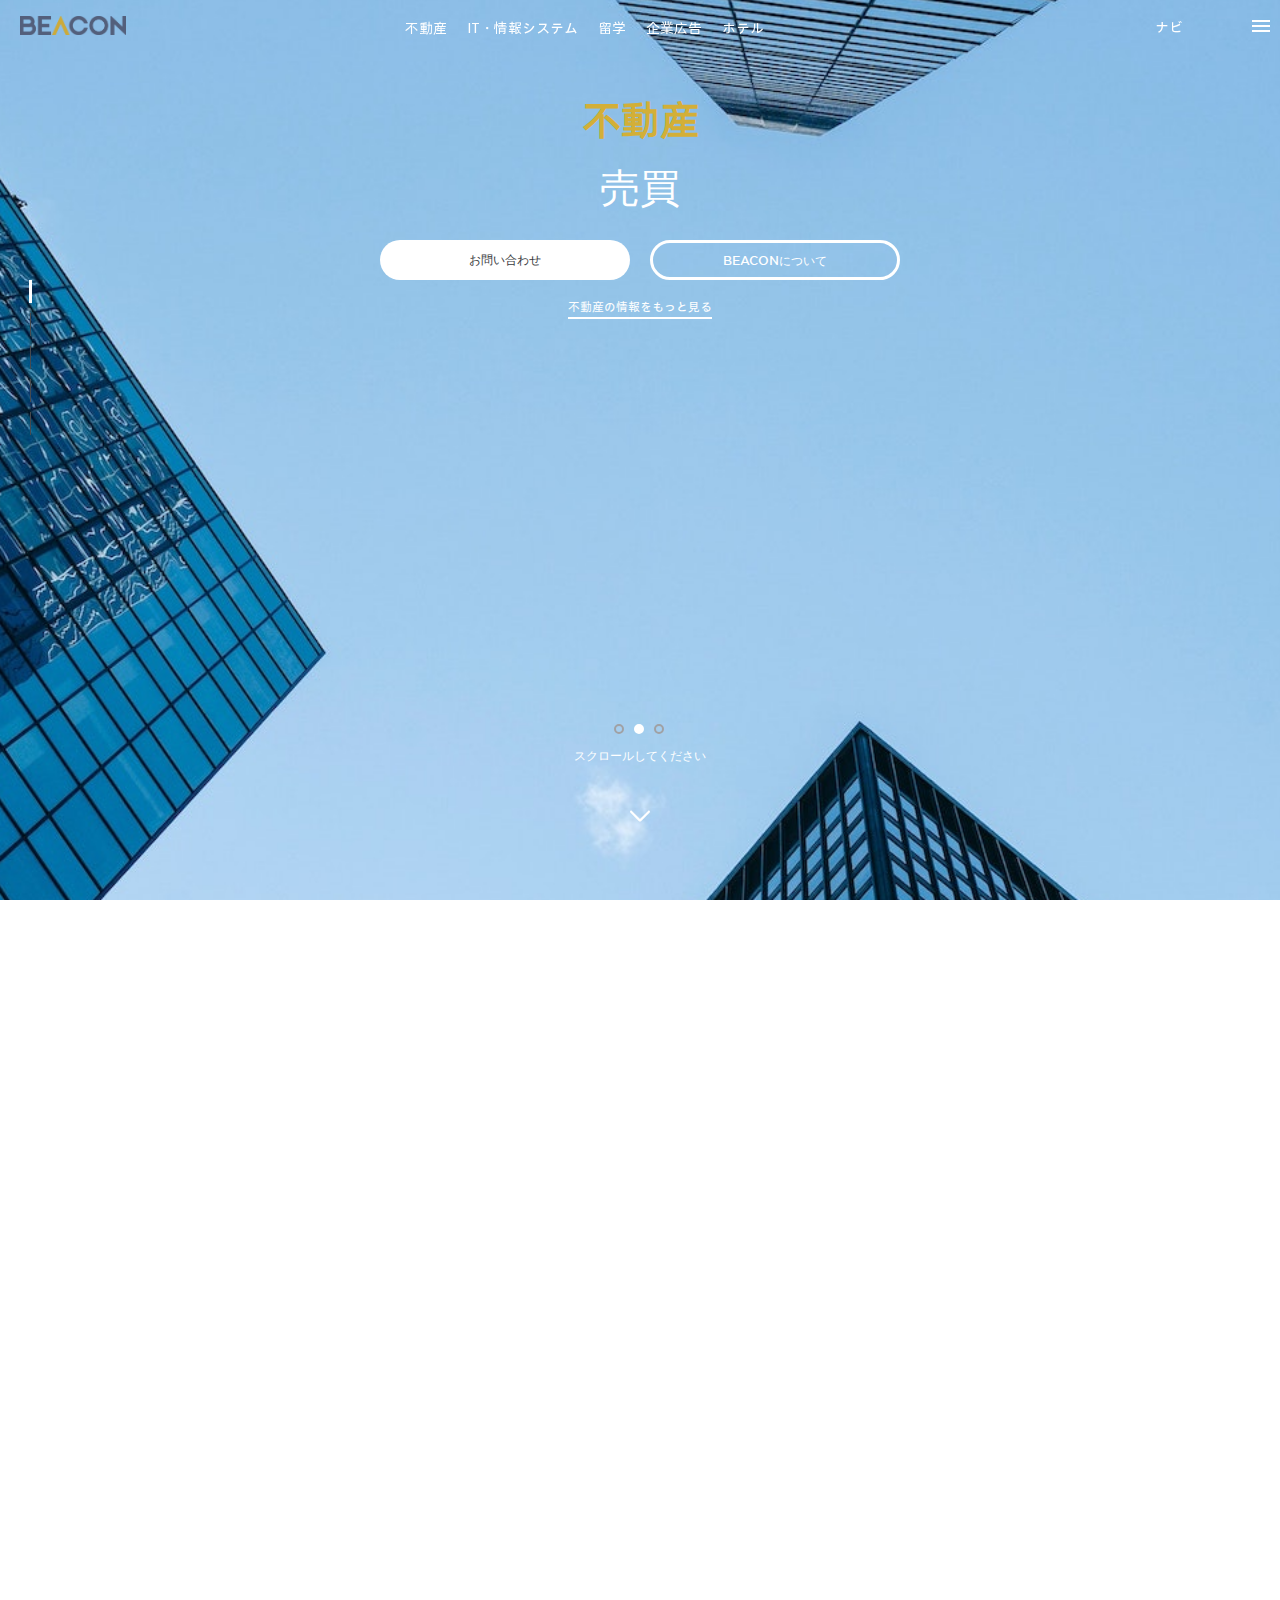
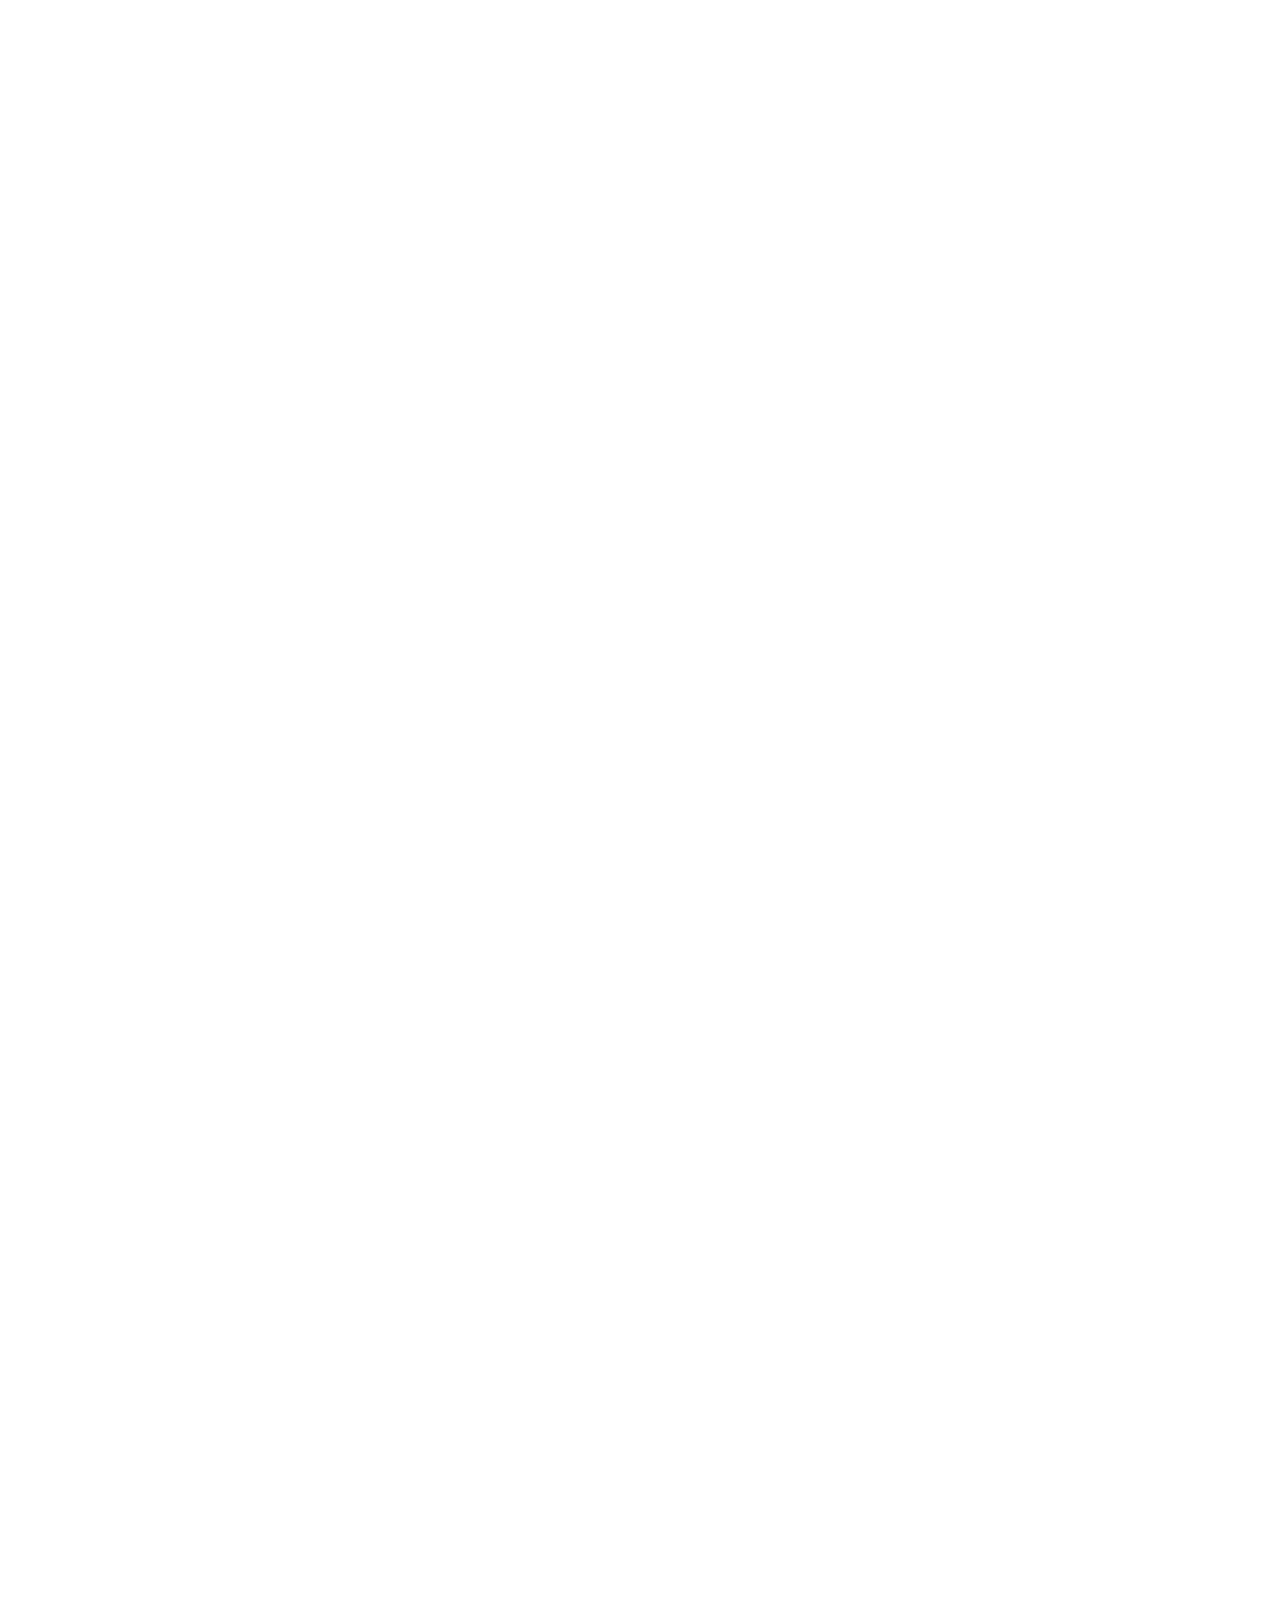
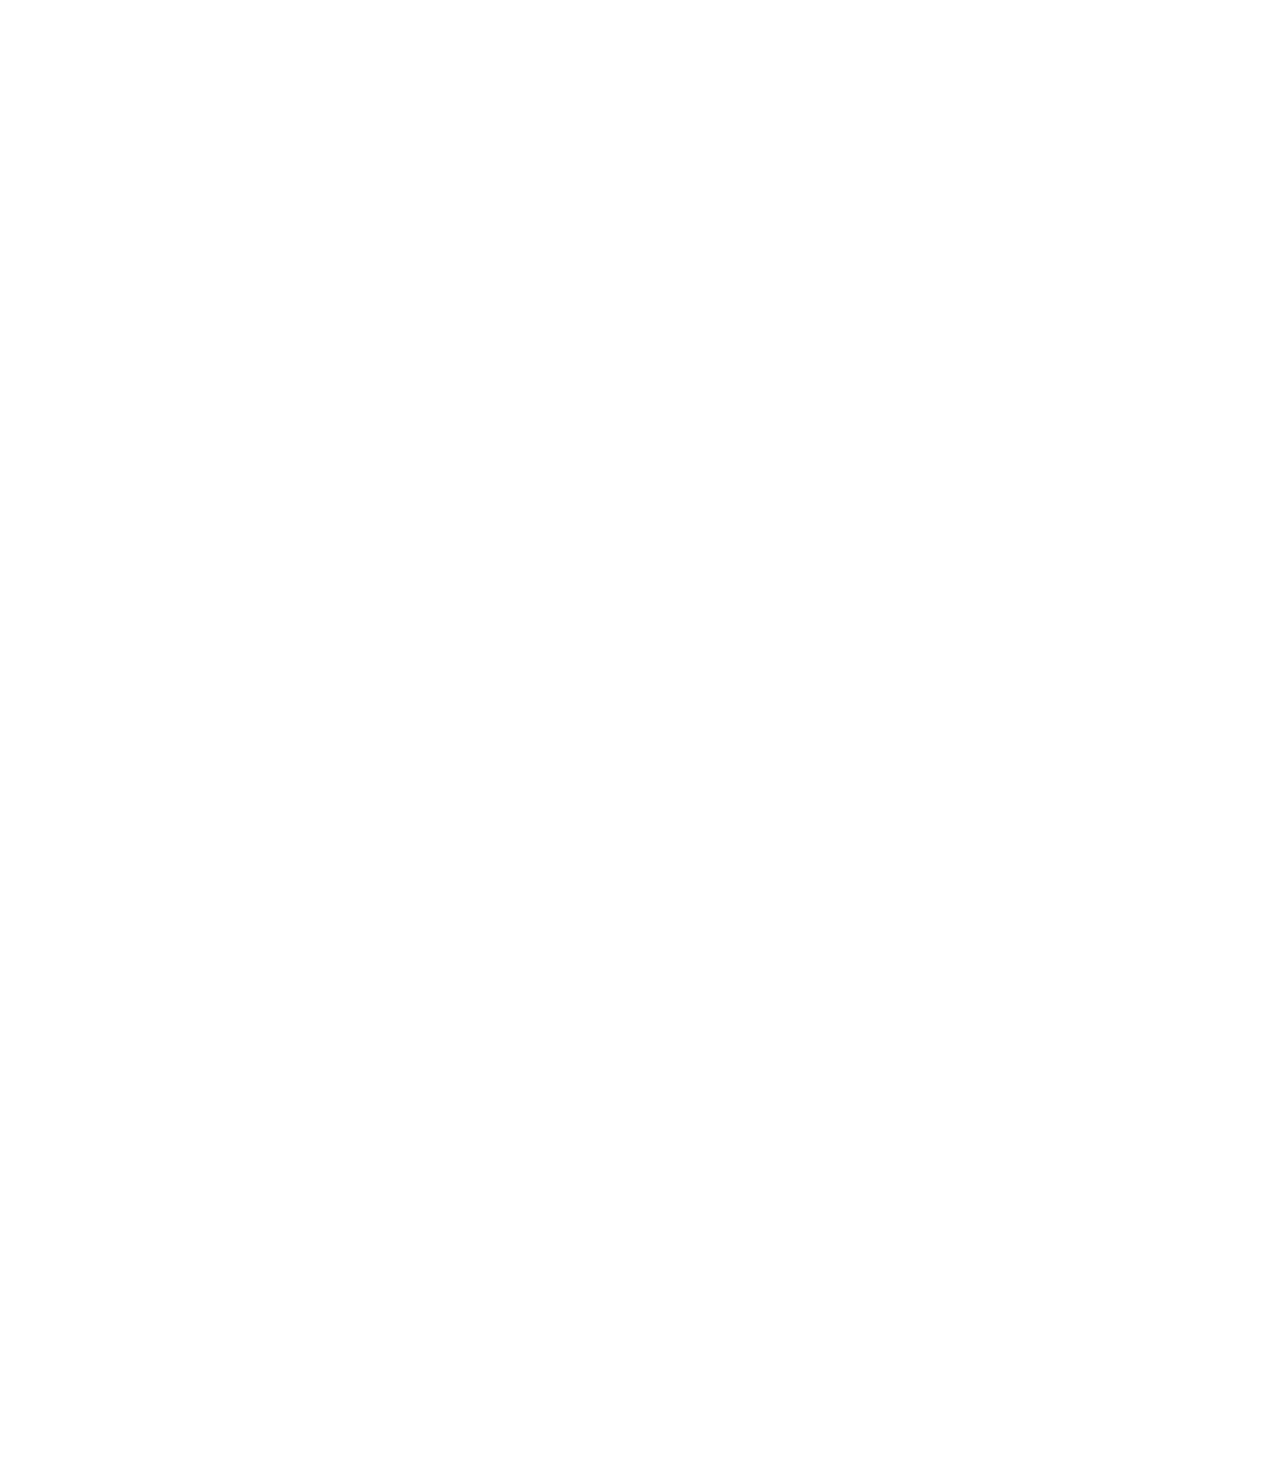
<file: index.html>
<!DOCTYPE html>
<html lang="en">

<head>
    <meta charset="UTF-8">
    <meta name="viewport"
        content="width=device-width, initial-scale=1.0, maximum-scale=1.0, minimum-scale=1.0, user-scalable=no">
    <title>BEACON株式会社</title>
    <link rel="stylesheet" href="./css/base.css">
    <link rel="stylesheet" href="./src/css/fullpage.min.css">
    <link rel="stylesheet" href="./css/common.css">
    <link rel="stylesheet" href="./css/index.css">
    <link rel="stylesheet" href="./css/transform.css">
    <link rel="stylesheet" href="./css/adjust.css">
    <link rel="icon" href="favicon.ico" />
    <script src="./src/js/jquery-3.6.0.min.js"></script>
    <script src="./src/js/easings.min.js"></script>
    <script src="./src/js/scrolloverflow.min.js"></script>
    <script src="./src/js/fullpage.min.js"></script>
    <script src="./js/index.js"></script>
</head>

<body onload='startup();'>
    <!-- ナビ栏 -->
    <div class="header">
        <div class="headertop">
            <!-- logo -->
            <div class="logo">
                <img src="./images/img/BEACON-3.png">
            </div>

            <!-- ナビ -->
            <div class="headstock">
                <ul>
                    <li><a lang="index_res" href="#res"></a></li>
                    <li><a lang="index_it_sys" href="#it"></a></li>
                    <li><a lang="index_study_abroad" href="#study"></a></li>
                    <li><a lang="index_corpAd" href="#ad" class="dynamic-top"></a></li>
                    <li><a lang="index_hotel" href="#hotel"></a></li>
                </ul>
            </div>
        </div>
        <!-- 右边菜单栏 -->
        <div class="store">
            <div>
                <!-- <a href="#">ナビ</a> -->
                <a lang="index_navigate" href="#"></a>
            </div>
            <div class="line">
                <div class="top-line"></div>
                <div class="mid-line"></div>
                <div class="und-line"></div>
            </div>
        </div>
        <div class="Return-top"><img src="./images/arrow.svg"></div>
    </div>

    <!-- 分屏 -->
    <div id="fullpage">
        <!-- 第一个屏幕 -->
        <div class="section section-one">
            <div class="res_title">
                <h1 lang="index_res"></h1>
            </div>
            <div class="BEACON-one BEACON">
                <h1>
                    <ul>
                        <li lang="index_lease" class="disappear"></li>
                        <li lang="index_trade"></li>
                        <li lang="index_manage" class="disappear"></li>
                    </ul>
                </h1>
                <div>
                    <a lang="index_inquiry" href="./html/addr.html"></a>
                    <a lang="permit_h1_addr" href="./html/us.html"></a>
                </div>
                <a lang="index_res_more" class="resmoreInfo" href="./html/res.html"></a>
            </div>
            <ul class="crosswise">
                <li class="lirun"></li>
            </ul>
            <ul class="right-border">
                <!-- <li><a href="#"></a></li> -->
                <li><a lang="index_res" href="#res"></a></li>
                <li><a lang="index_it_sys" href="#it"></a></li>
                <li><a lang="index_study_abroad" href="#study"></a></li>
                <li><a lang="index_corpAd" href="#ad" class="dynamic-right"></a></li>
                <li><a lang="index_hotel" href="#hotel"></a></li>
            </ul>
            <div class="overspread"></div>
            <ul class="page-break">
                <li><span></span></li>
                <li><span class="present"></span></li>
                <li><span></span></li>
            </ul>
            <div lang="index_more_scroll" class="tuihuo"></div>
        </div>

        <!-- 第二个屏幕 -->
        <div class="section section-two">
            <div class="BEACON-two BEACON">
                <h1 lang="index_it_sys"></h1>
                <div>
                    <a lang="index_it_app" href="./html/it.html#app"></a>
                    <a lang="index_it_mini" href="./html/it.html#mini"></a>
                    <a lang="index_it_web" href="./html/it.html#web"></a>
                </div>
                <div class="details">
                    <h4 lang="detail_it"></h4>
                </div>
            </div>
        </div>

        <!-- 第三个屏幕 -->
        <div class="section section-three">
            <div class="BEACON-three BEACON">
                <h1 lang="index_study_abroad"></h1>
                <h4 lang="index_school_office"></h4>
                <div>
                    <a lang="index_more" href="./html/study.html"></a>
                </div>
            </div>
            <!-- <div class="official" style="background-color:aqua">
                <img src="./images/img/weixin.png">
            </div> -->
        </div>

        <!-- 第四个屏幕 -->
        <div class="section section-four">
            <div class="BEACON-four BEACON">
                <h1 lang="index_corpAd" class="dynamic-h"></h1>
                <div>
                    <a lang="index_inquiry" class="dynamic-a" href="./html/ad.html"></a>
                </div>
            </div>
            <div class="medic">
                <h4 lang="detail_medic"></h4>
            </div>
            <div class="medic left">
                <h4 lang="detail_medic_shot"></h4>
            </div>
        </div>

        <!-- 第五个屏幕 -->
        <div class="section section-fifth">
            <div class="BEACON-fifth BEACON">
                <h1 lang="index_hotel">ホテル</h1>
                <div>
                    <a lang="index_inquiry" href="./html/hotel.html"></a>
                </div>
                <div class="details">
                    <h4 lang="detail_hotel"></h4>
                </div>
            </div>
        </div>

        <div class="fp-auto-height section section-sixth">
            <div class="permit">

                <p class="permit-one">
                    <h lang="permit_h1_left" class="h-left permit-title"></h>
                    <h class="h-right right-addr"><a lang="permit_h1_history" href="./html/history.html"></a></h>
                    <h class="h-right right-addr"><a lang="permit_h1_addr" href="./html/addr.html"></a></h>
                    <h class="h-right right-join"><a lang="permit_h1_join" href="./html/join.html"></a></h>
                    <h class="h-right right-record"><a lang="permit_h1_record" href="https://beian.miit.gov.cn"></a></h>
                </p>
                <p>
                    <h lang="permit_h2_left" class="h-left permit-title"></h>
                    <h lang="permit_h2_right" class="h-right"></h>
                </p>
                <p>
                    <h lang="permit_h3_left" class="h-left permit-title"></h>
                    <h lang="permit_h3_right" class="h-right"></h>
                </p>
                <p>
                    <h lang="permit_h4_left" class="h-left permit-title"></h>
                    <h lang="permit_h4_right" class="h-right"></h>
                </p>
            </div>
        </div>
    </div>

    <!-- 左侧菜单栏 -->
    <ul id="myMenu">
        <li data-menuanchor="res" class="active"><a href="#res">
                <span lang="index_res"></span>
            </a></li>
        <li data-menuanchor="it"><a href="#it">
                <span lang="index_it_sys"></span>
            </a></li>
        <li data-menuanchor="study"><a href="#study">
                <span lang="index_study_abroad"></span>
            </a></li>
        <li data-menuanchor="ad"><a href="#ad">
                <span lang="index_corpAd" class="dynamic-span"></span>
            </a></li>
        <li data-menuanchor="hotel"><a href="#hotel">
                <span lang="index_hotel"></span>
            </a></li>
    </ul>
    <script src="./js/listener.js"></script>
    <script src="./js/lang.js"></script>

</body>

</html>
</file>
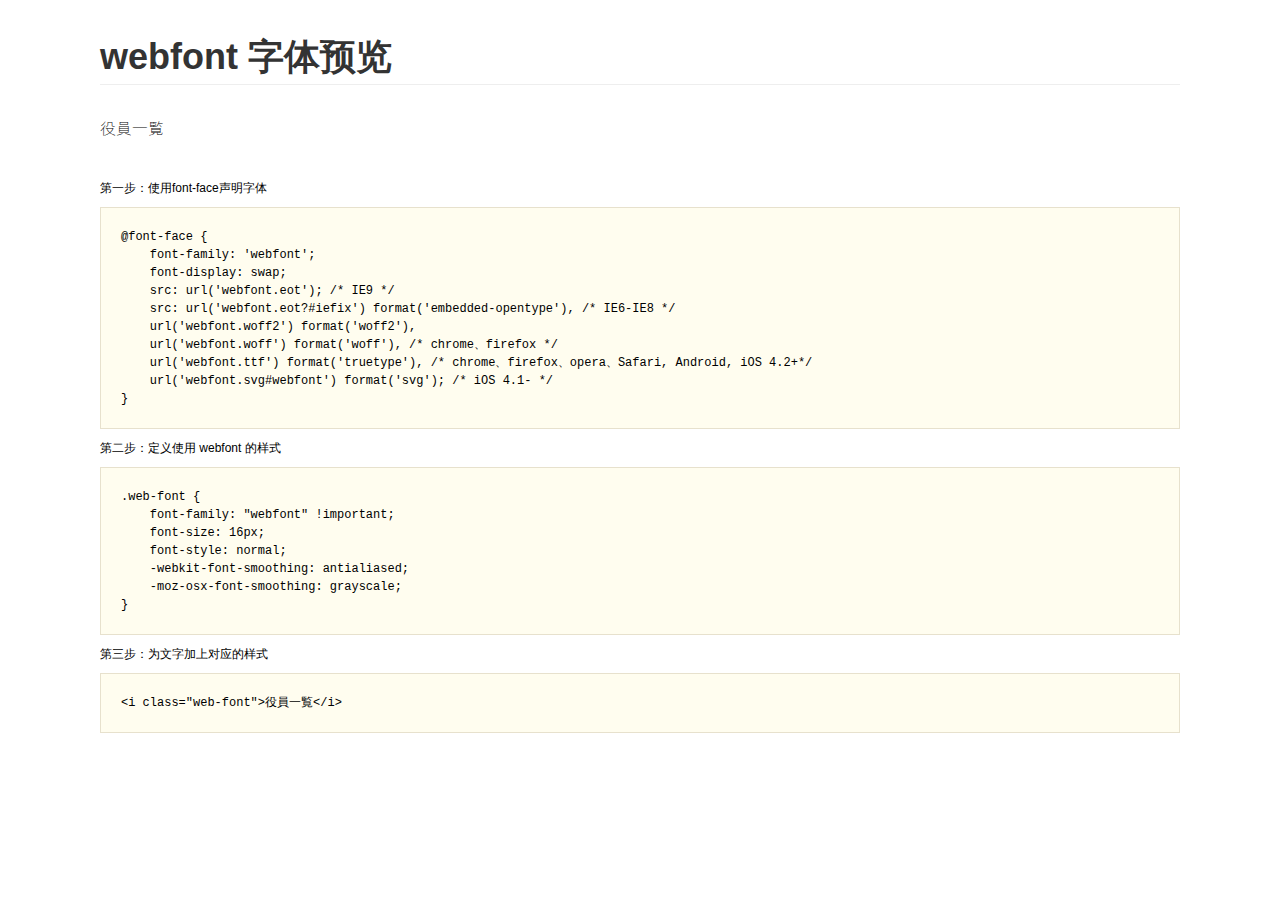
<file: font/demo.html>
<html>
<head>
    <meta charset="utf-8"/>
    <title>Webfont Demo</title>
    <style>
/*
KISSY CSS Reset
理念：1. reset 的目的不是清除浏览器的默认样式，这仅是部分工作。清除和重置是紧密不可分的。
2. reset 的目的不是让默认样式在所有浏览器下一致，而是减少默认样式有可能带来的问题。
3. reset 期望提供一套普适通用的基础样式。但没有银弹，推荐根据具体需求，裁剪和修改后再使用。
特色：1. 适应中文；2. 基于最新主流浏览器。
维护：玉伯<lifesinger@gmail.com>, 正淳<ragecarrier@gmail.com>
 */

/** 清除内外边距 **/
body, h1, h2, h3, h4, h5, h6, hr, p, blockquote, /* structural elements 结构元素 */
dl, dt, dd, ul, ol, li, /* list elements 列表元素 */
pre, /* text formatting elements 文本格式元素 */
form, fieldset, legend, button, input, textarea, /* form elements 表单元素 */
th, td /* table elements 表格元素 */ {
  margin: 0;
  padding: 0;
}

/** 设置默认字体 **/
body,
button, input, select, textarea /* for ie */ {
  font: 12px/1.5 tahoma, arial, \5b8b\4f53, sans-serif;
}
h1, h2, h3, h4, h5, h6 { font-size: 100%; }
address, cite, dfn, em, var { font-style: normal; } /* 将斜体扶正 */
code, kbd, pre, samp { font-family: courier new, courier, monospace; } /* 统一等宽字体 */
small { font-size: 12px; } /* 小于 12px 的中文很难阅读，让 small 正常化 */

/** 重置列表元素 **/
ul, ol { list-style: none; }

/** 重置文本格式元素 **/
a { text-decoration: none; }
a:hover { text-decoration: underline; }


/** 重置表单元素 **/
legend { color: #000; } /* for ie6 */
fieldset, img { border: 0; } /* img 搭车：让链接里的 img 无边框 */
button, input, select, textarea { font-size: 100%; } /* 使得表单元素在 ie 下能继承字体大小 */
/* 注：optgroup 无法扶正 */

/** 重置表格元素 **/
table { border-collapse: collapse; border-spacing: 0; }

/* 清除浮动 */
.ks-clear:after, .clear:after {
  content: '\20';
  display: block;
  height: 0;
  clear: both;
}

.ks-clear, .clear {
  *zoom: 1;
}

.main {padding: 30px 100px;}
.main h1{font-size:36px; color:#333; text-align:left;margin-bottom:30px; border-bottom: 1px solid #eee;}

.helps{margin-top:40px;}
.helps pre{
  padding:20px;
  margin:10px 0;
  border:solid 1px #e7e1cd;
  background-color: #fffdef;
  overflow: auto;
}

.icon_lists li{
  float:left;
  width: 100px;
  height:150px;
  text-align: center;
}

.icon_lists .icon{
  font-size: 42px;
  line-height: 100px;
  margin: 10px 0;
  color:#333;
  -webkit-transition: font-size 0.25s ease-out 0s;
  -moz-transition: font-size 0.25s ease-out 0s;
  transition: font-size 0.25s ease-out 0s;
}

.icon_lists .icon:hover{
  font-size: 100px;
}

@font-face {
  font-family: "webfont";
  font-display: swap;
  src: url('webfont.eot'); /* IE9 */
  src: url('webfont.eot?#iefix') format('embedded-opentype'), /* IE6-IE8 */
  url('webfont.woff2') format('woff2'),
  url('webfont.woff') format('woff'), /* chrome、firefox */
  url('webfont.ttf') format('truetype'), /* chrome、firefox、opera、Safari, Android, iOS 4.2+*/
  url('webfont.svg#webfont') format('svg'); /* iOS 4.1- */
}

.web-font {
  font-family: "webfont" !important;
  font-size: 16px;
  font-style: normal;
  -webkit-font-smoothing: antialiased;
  -moz-osx-font-smoothing: grayscale;
}
    </style>
</head>
<body>
    <div class="main">
        <h1>webfont 字体预览</h1>
        <p class="web-font">役員一覧</p>


        <div class="helps">
            第一步：使用font-face声明字体
            <pre>
@font-face {
    font-family: 'webfont';
    font-display: swap;
    src: url('webfont.eot'); /* IE9 */
    src: url('webfont.eot?#iefix') format('embedded-opentype'), /* IE6-IE8 */
    url('webfont.woff2') format('woff2'),
    url('webfont.woff') format('woff'), /* chrome、firefox */
    url('webfont.ttf') format('truetype'), /* chrome、firefox、opera、Safari, Android, iOS 4.2+*/
    url('webfont.svg#webfont') format('svg'); /* iOS 4.1- */
}
</pre>
第二步：定义使用 webfont 的样式
            <pre>
.web-font {
    font-family: "webfont" !important;
    font-size: 16px;
    font-style: normal;
    -webkit-font-smoothing: antialiased;
    -moz-osx-font-smoothing: grayscale;
}
</pre>
第三步：为文字加上对应的样式
<pre>
&lt;i class="web-font"&gt;役員一覧&lt;/i&gt;
</pre>
        </div>

    </div>
</body>
</html>
</file>
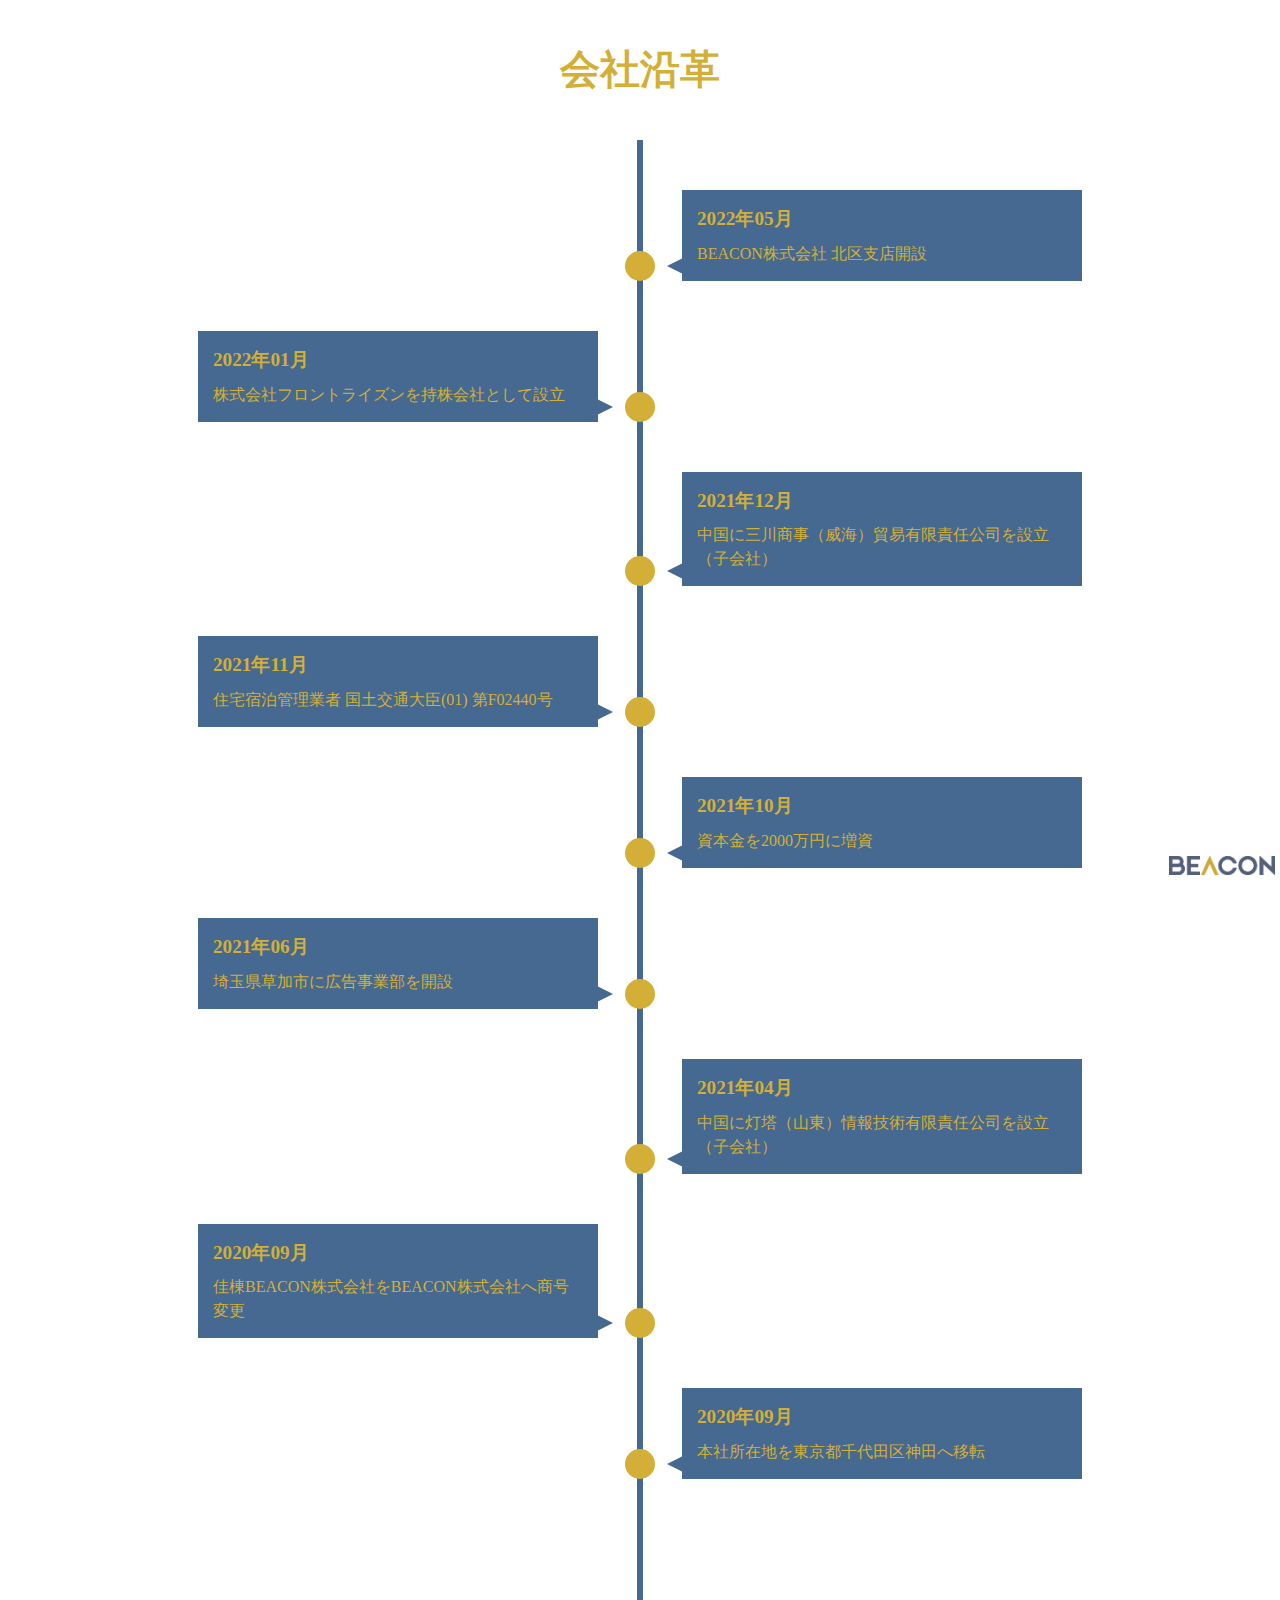
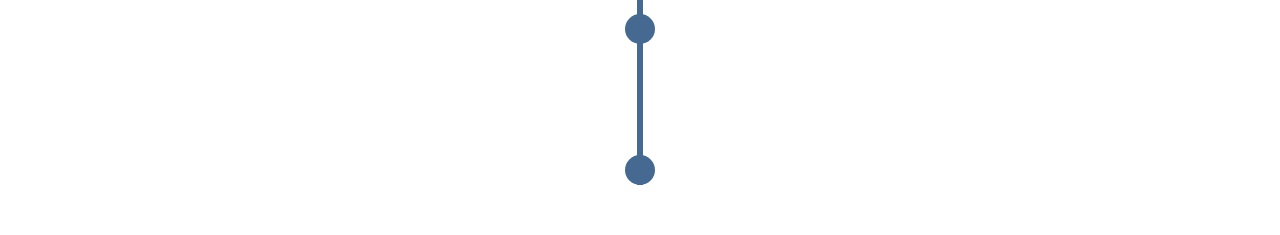
<file: html/history.html>
<!DOCTYPE html>
<html lang="en">

<head>
    <meta charset="UTF-8">
    <meta name="viewport"
        content="width=device-width, initial-scale=1.0, maximum-scale=1.0, minimum-scale=1.0, user-scalable=no">
    <title lang="permit_h1_history"></title>
    <!-- <link rel="stylesheet" href="../css/base.css"> -->
    <!-- <link rel="stylesheet" href="../src/css/fullpage.min.css"> -->
    <!-- <link rel="stylesheet" href="../css/common.css"> -->
    <!-- <link rel="stylesheet" href="../css/hotel.css"> -->
    <!-- <link rel="stylesheet" href="../css/transform.css"> -->
    <!-- <link rel="stylesheet" href="../css/adjust.css"> -->
    <link rel="stylesheet" href="../css/history.css">
    <link rel="icon" href="../favicon.ico" />
    <link rel="stylesheet" href="https://at.alicdn.com/t/font_2883397_r8xn6qtna4t.css">

   <script src="../src/js/jquery-3.6.0.min.js"></script>
     <!-- <script src="../src/js/easings.min.js"></script>
    <script src="../src/js/scrolloverflow.min.js"></script> -->
    <!-- <script src="../src/js/fullpage.min.js"></script> -->
    <script src="../js/hotel.js"></script>
</head>

<body>
    <!-- partial:index.partial.html -->
    <section class="intro">
        <div class="container">
            <h1 lang="permit_h1_history"></h1>
        </div>
    </section>

    <section class="timeline">
        <ul>
            <li>
                <div>
                    <time lang="time_history_11"></time><p lang="history_11"></p>
                </div>
            </li>
            <li>
                <div>
                    <time lang="time_history_10"></time><p lang="history_10"></p>
                </div>
            </li>
            <li>
                <div>
                    <time lang="time_history_9"></time><p lang="history_9"></p>
                </div>
            </li>
            <li>
                <div>
                    <time lang="time_history_8"></time><p lang="history_8"></p>
                </div>
            </li>
            <li>
                <div>
                    <time lang="time_history_7"></time><p lang="history_7"></p>
                </div>
            </li>
            <li>
                <div>
                    <time lang="time_history_6"></time><p lang="history_6"></p>
                </div>
            </li>
            <li>
                <div>
                    <time lang="time_history_5"></time><p lang="history_5"></p>
                </div>
            </li>
            <li>
                <div>
                    <time lang="time_history_4"></time><p lang="history_4"></p>
                </div>
            </li>
            <li>
                <div>
                    <time lang="time_history_3"></time><p lang="history_3"></p>
                </div>
            </li>
            <li>
                <div>
                    <time lang="time_history_2"></time><p lang="history_2"></p>
                </div>
            </li>
            <li>
                <div>
                    <time lang="time_history_1"></time><p lang="history_1"></p>
                </div>
            </li>
        </ul>
    </section>
    <footer class="page-footer">
        <!-- <span>made by </span> -->
        <a href="../index.html#res">
            <img width="106px" height="19px" src="../images/img/BEACON-3.png"
                alt="BEACON">
        </a>
    </footer>
    <!-- partial -->
    <script src="../js/history.js"></script>
    <script src="../js/lang.js"></script>

</body>

</html>
</file>
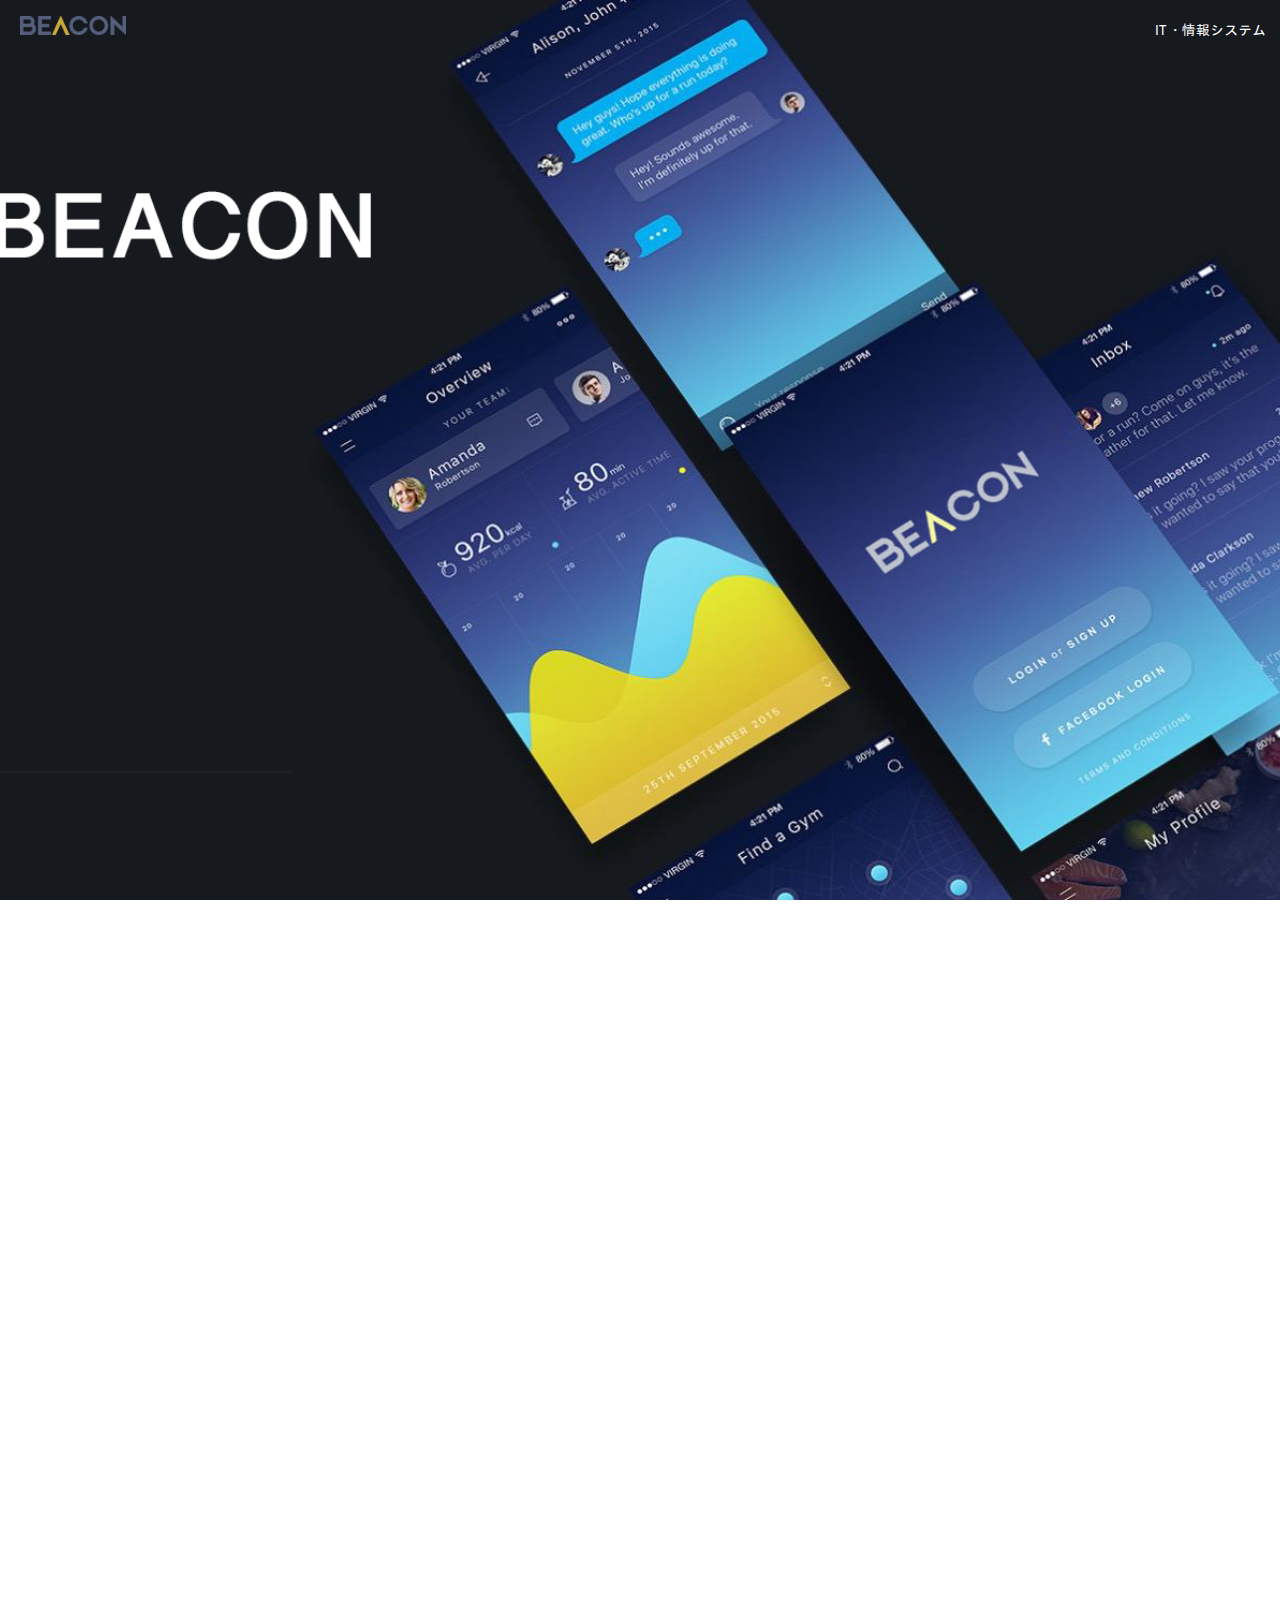
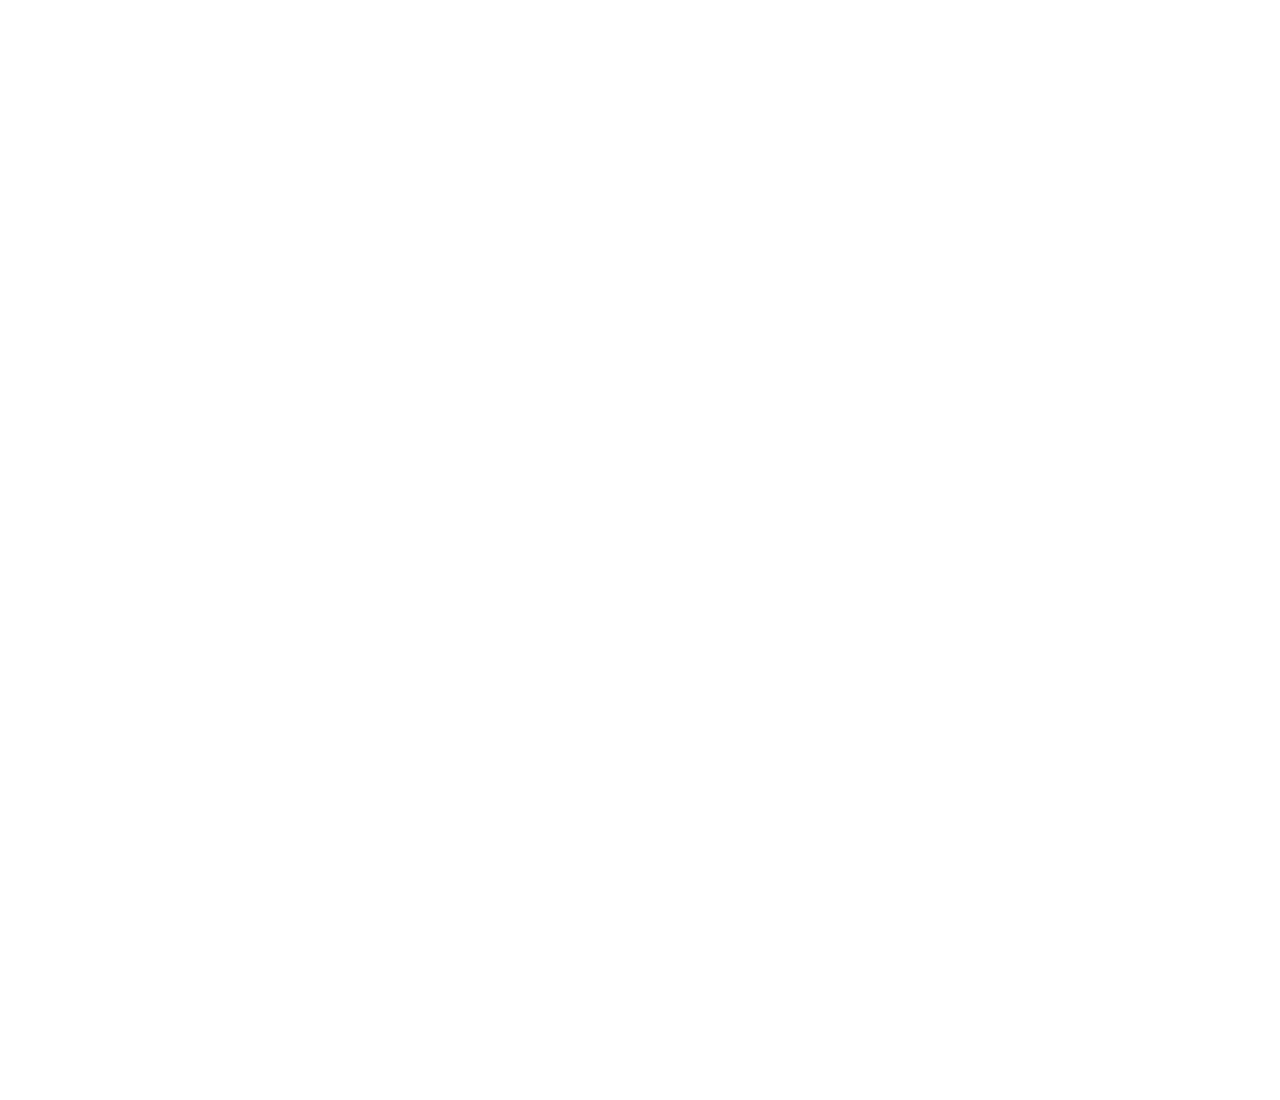
<file: html/it.html>
<!DOCTYPE html>
<html lang="en">

<head>
    <meta charset="UTF-8">
    <meta name="viewport"
        content="width=device-width, initial-scale=1.0, maximum-scale=1.0, minimum-scale=1.0, user-scalable=no">
    <title>BEACON株式会社</title>
    <link rel="stylesheet" href="../css/base.css">
    <link rel="stylesheet" href="../src/css/fullpage.min.css">
    <link rel="stylesheet" href="../css/common.css">
    <link rel="stylesheet" href="../css/it.css">
    <link rel="stylesheet" href="../css/transform.css">
    <link rel="stylesheet" href="../css/adjust.css">

    <link rel="icon" href="../favicon.ico" />
    <link rel="stylesheet" href="https://at.alicdn.com/t/font_2883397_r8xn6qtna4t.css">

    <script src="../src/js/jquery-3.6.0.min.js"></script>
    <script src="../src/js/easings.min.js"></script>
    <script src="../src/js/scrolloverflow.min.js"></script>
    <script src="../src/js/fullpage.min.js"></script>
    <script src="../js/it.js"></script>

</head>

<body>

    <!-- ナビ栏 -->
    <div class="header">
        <div class="headertop">
            <!-- logo -->
            <div class="logo">
                <img src="../images/img/BEACON-3.png">
                <a href="../index.html"></a>
            </div>
        </div>
        <div class="backhome">
            <div>
                <a lang="index_it_sys" href="../index.html#it"></a>
            </div>
            <div class="backright">
                <img src="../images/img/back_arrow.svg">
            </div>
        </div>
    </div>

    <!-- 分屏 -->
    <div id="fullpage">
        <!-- 第一个屏幕 -->
        <div class="section sectionIT" id="IT-one">
            <div class="it-center">
                <!-- <div class="itboard boardbg"></div>
                <div class="itboard">
                    <h2 lang="detail_it_title" class="title"></h2>
                    <h4 lang="detail_it_content"></h4>
                </div> -->
            </div>
        </div>

        <!-- 第二个屏幕 -->
        <div class="section sectionIT" id="IT-two">
        </div>

        <!-- 第三个屏幕 -->
        <div class="section sectionIT" id="IT-three">
        </div>

    </div>
    <script src="../js/lang.js"></script>

</body>

</html>
</file>
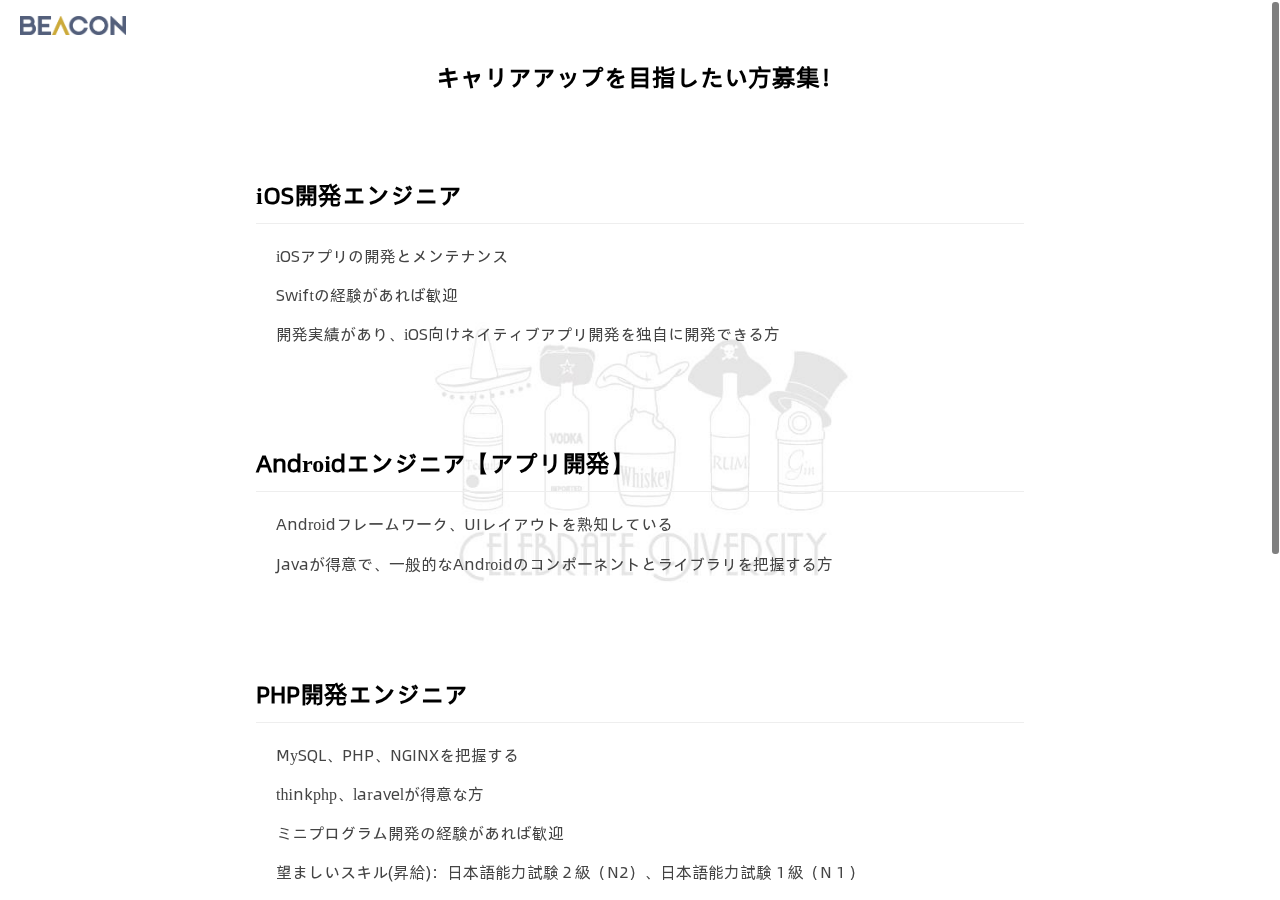
<file: html/join.html>
<!DOCTYPE html>
<html lang="en">

<head>
    <meta charset="UTF-8">
    <meta name="viewport"
        content="width=device-width, initial-scale=1.0, maximum-scale=1.0, minimum-scale=1.0, user-scalable=no">
    <title>BEACON株式会社</title>
    <link rel="stylesheet" href="../css/base.css">
    <link rel="stylesheet" href="../src/css/fullpage.min.css">
    <link rel="stylesheet" href="../css/common.css">
    <link rel="stylesheet" href="../css/join.css">
    <link rel="stylesheet" href="../css/transform.css">
    <link rel="stylesheet" href="../css/adjust.css">

    <link rel="icon" href="../favicon.ico" />
    <link rel="stylesheet" href="https://at.alicdn.com/t/font_2883397_r8xn6qtna4t.css">

    <script src="../src/js/jquery-3.6.0.min.js"></script>
    <script src="../src/js/easings.min.js"></script>
    <script src="../src/js/scrolloverflow.min.js"></script>
    <script src="../src/js/fullpage.min.js"></script>
    <script src="../js/join.js"></script>

</head>

<body>

    <!-- ナビ栏 -->
    <div class="header">
        <div class="headertop">
            <!-- logo -->
            <div class="logo">
                <img src="../images/img/BEACON-3.png">
                <a href="../index.html"></a>
            </div>
        </div>
        <div class="backhome">
            <div>
                <a lang="index_res" href="../index.html#res"></a>
            </div>
            <div class="backright">
                <img src="../images/img/back_arrow.svg">
            </div>
        </div>
    </div>

    <!-- 分屏 -->
    <div id="fullpage">
        <!-- 第一个屏幕 -->
        <div class="section sectionjoin">
            <div class="join">
                <h2 lang="join_title"></h2>
            </div>
            <div class="job job-1">
                <h2 lang="join_ios_title"></h2>
                <div class="detail detail-1">
                    <p lang="join_ios_content_1"></p>
                    <p lang="join_ios_content_2"></p>
                    <p lang="join_ios_content_3"></p>
                </div>
            </div>
            <div class="job job-2">
                <h2 lang="join_and_title"></h2>
                <div class="detail detail-1">
                    <p lang="join_and_content_1"></p>
                    <p lang="join_and_content_2"></p>
                </div>
            </div>
            <div class="job job-3">
                <h2 lang="join_php_title"></h2>
                <div class="detail detail-1">
                    <p lang="join_php_content_1"></p>
                    <p lang="join_php_content_2"></p>
                    <p lang="join_php_content_3"></p>
                    <p lang="join_php_content_4"></p>
                </div>
            </div>
            <div class="job job-4">
                <h2 lang="join_web_title"></h2>
                <div class="detail detail-1">
                    <p lang="join_web_content_1"></p>
                    <p lang="join_web_content_2"></p>
                    <p lang="join_web_content_3"></p>
                </div>
            </div>
            <div class="job job-5">
                <a href="" class="tel_tokyo"><h2 lang="addr_japan_phone"></h2></a>
            </div>

            <div class="job job-6">
                <h2></h2>
            </div>
        </div>

    </div>
    <script src="../js/lang.js"></script>

</body>

</html>
</file>
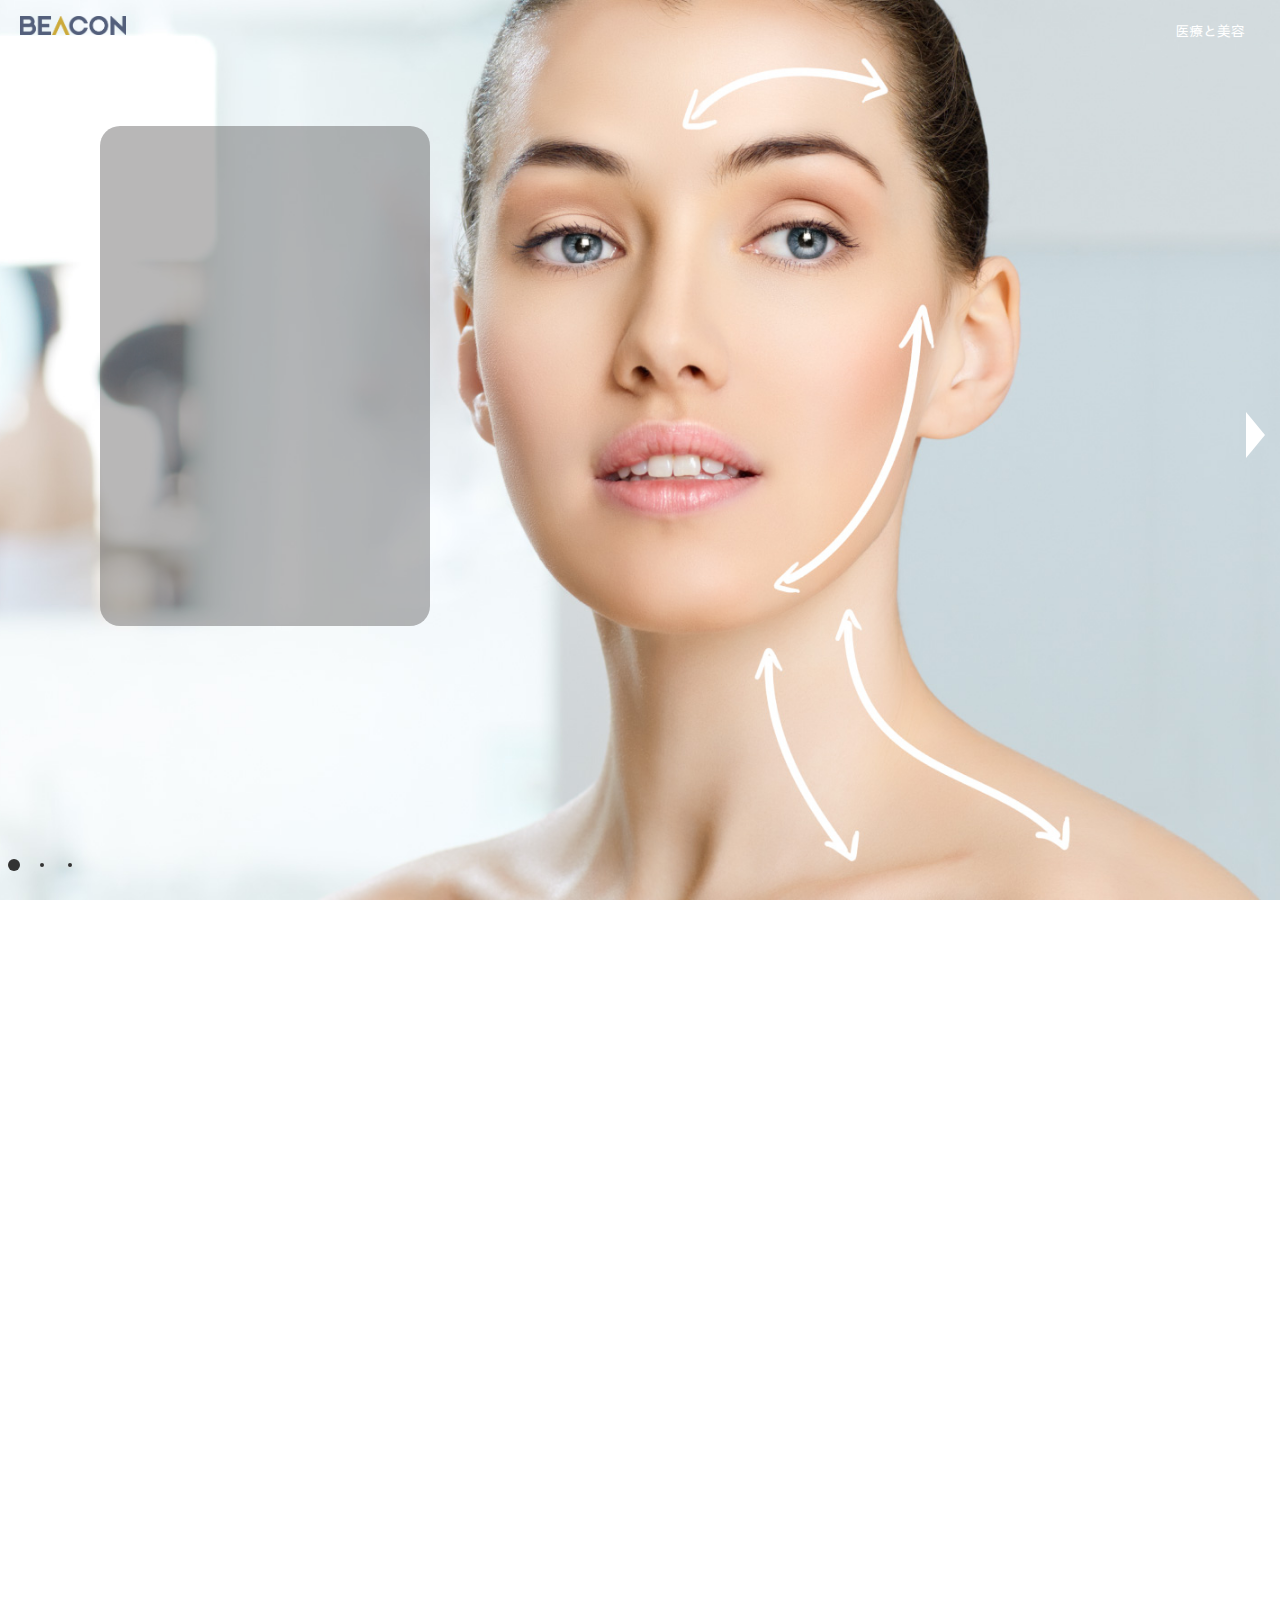
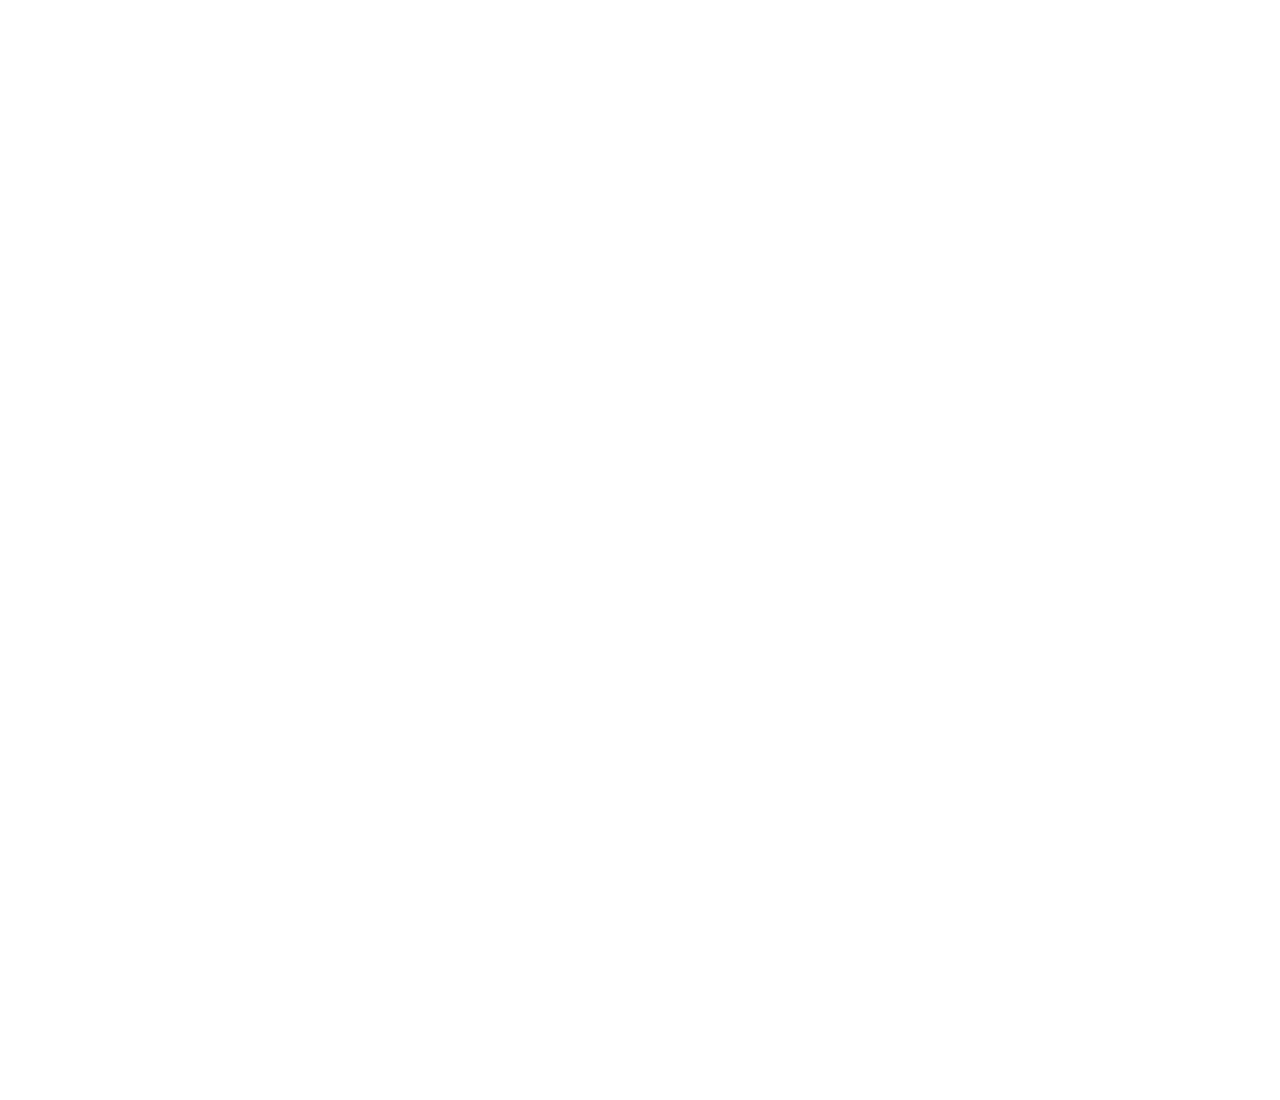
<file: html/medicine.html>
<!DOCTYPE html>
<html lang="en">

<head>
    <meta charset="UTF-8">
    <meta name="viewport"
        content="width=device-width, initial-scale=1.0, maximum-scale=1.0, minimum-scale=1.0, user-scalable=no">
    <title>BEACON株式会社</title>
    <link rel="stylesheet" href="../css/base.css">
    <link rel="stylesheet" href="../src/css/fullpage.min.css">
    <link rel="stylesheet" href="../css/common.css">
    <link rel="stylesheet" href="../css/ad.css">
    <link rel="stylesheet" href="../css/medicine.css">
    <link rel="stylesheet" href="../css/transform.css">
    <link rel="stylesheet" href="../css/adjust.css">

    <link rel="icon" href="../favicon.ico" />
    <link rel="stylesheet" href="https://at.alicdn.com/t/font_2883397_r8xn6qtna4t.css">

    <script src="../src/js/jquery-3.6.0.min.js"></script>
    <script src="../src/js/easings.min.js"></script>
    <script src="../src/js/scrolloverflow.min.js"></script>
    <script src="../src/js/fullpage.min.js"></script>
    <script src="../js/medicine.js"></script>

</head>

<body>

    <!-- ナビ栏 -->
    <div class="header">
        <div class="headertop">
            <!-- logo -->
            <div class="logo">
                <img src="../images/img/BEACON-3.png">
                <a href="../index.html"></a>
            </div>
        </div>
        <div class="backhome">
            <div>
                <a lang="index_medical" href="../index.html#ad"></a>
            </div>
            <div class="backright">
                <img src="../images/img/back_arrow.svg">
            </div>
        </div>
    </div>

    <!-- 分屏 -->
    <div id="fullpage">
        <!-- 第一个屏幕 -->
        <div class="section sectionMedic" id="medic-one">
            <div class="medicboard boardbg"></div>
            <div class="medicboard">
                <h2 lang="detail_medic_2_title" class="title"></h2>
                <h4 lang="detail_medic_1_content"></h4>
            </div>
        </div>

        <!-- 第二个屏幕 -->
        <div class="section sectionMedic" id="medic-two">
            <!-- <div class="medicboard boardbg another"></div> -->
            <div class="medicboard another">
                <h2 lang="detail_medic_2_title" class="title"></h2>
                <h4 lang="detail_medic_2_content"></h4>
            </div>
        </div>

        <!-- 第三个屏幕 -->
        <div class="section sectionMedic" id="medic-three">
            <div class="medic-center">
                <div class="medicboard boardbgL serve"></div>
                <div class="medicboard serve">
                    <h2 lang="detail_medic_3_title" class="title"></h2>
                    <h4 lang="detail_medic_3_content"></h4>
                </div>
            </div>
        </div>

    </div>
    <script src="../js/lang.js"></script>

</body>

</html>
</file>
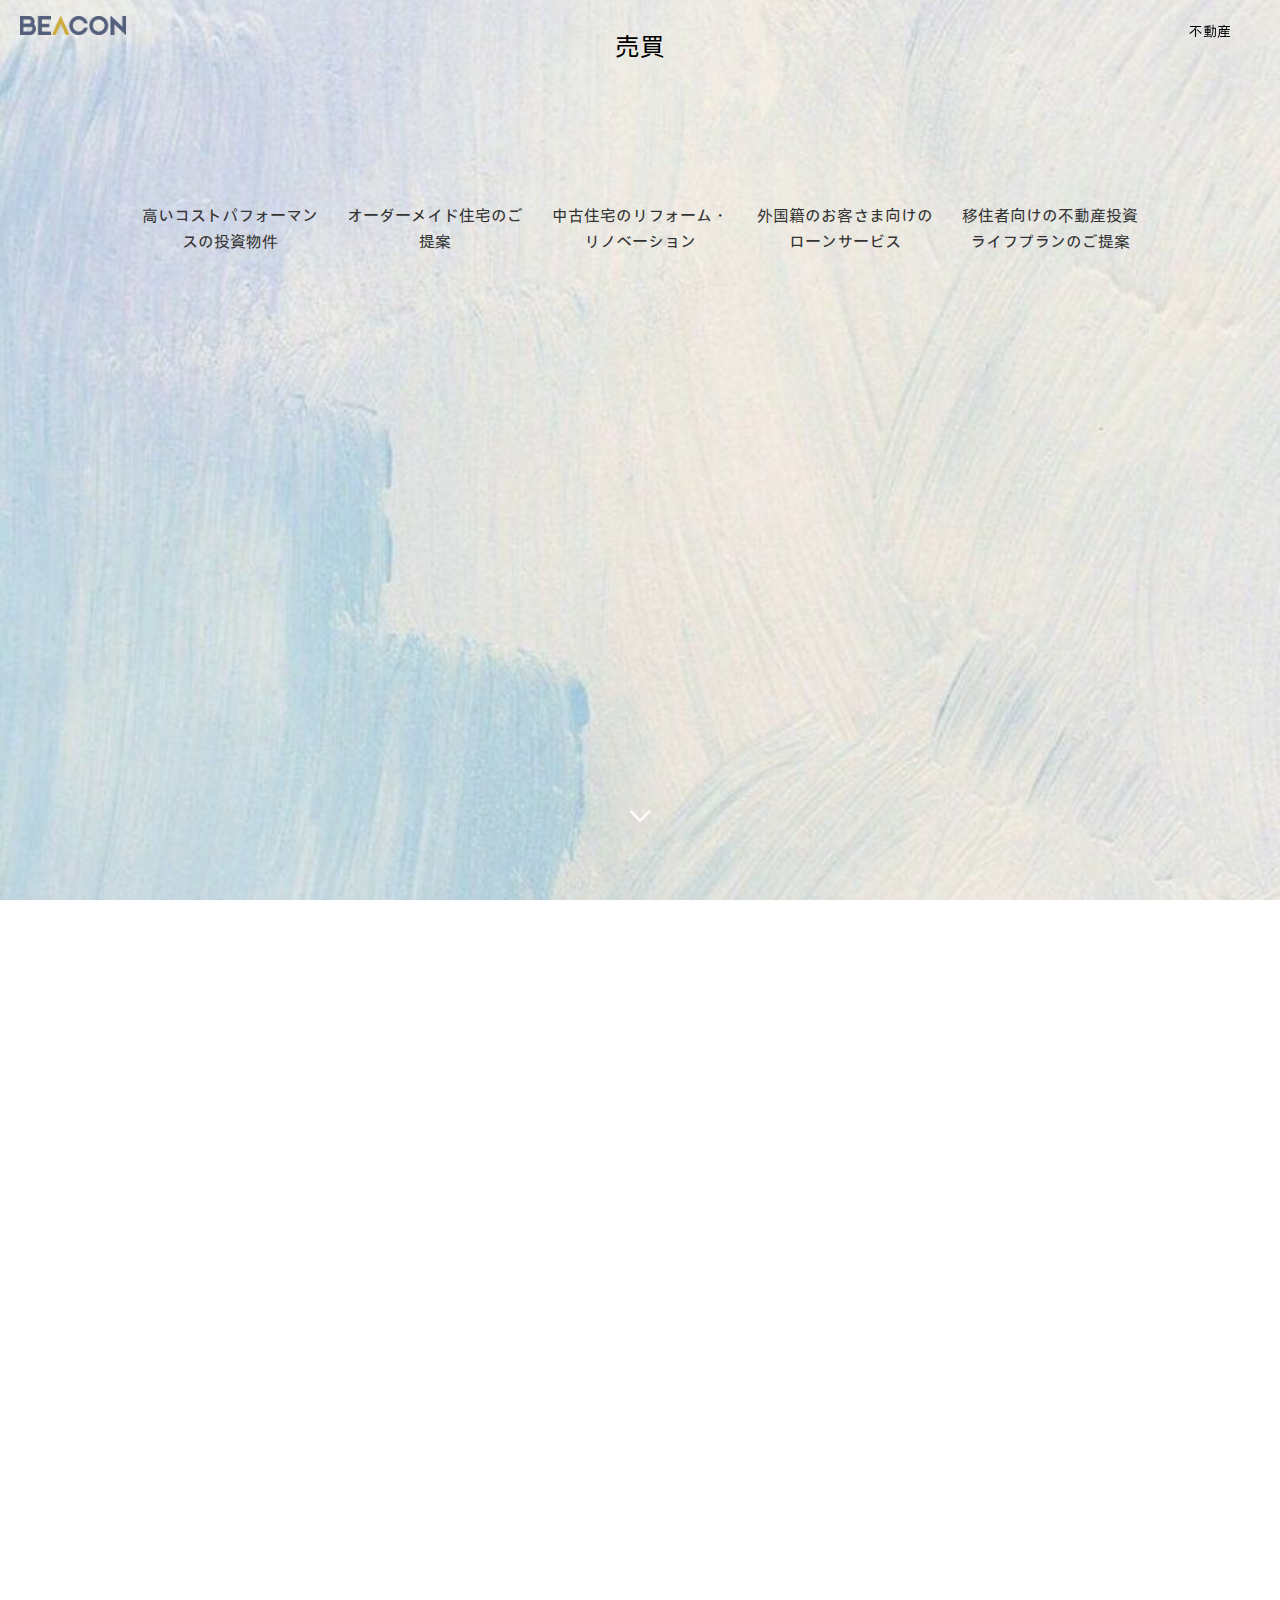
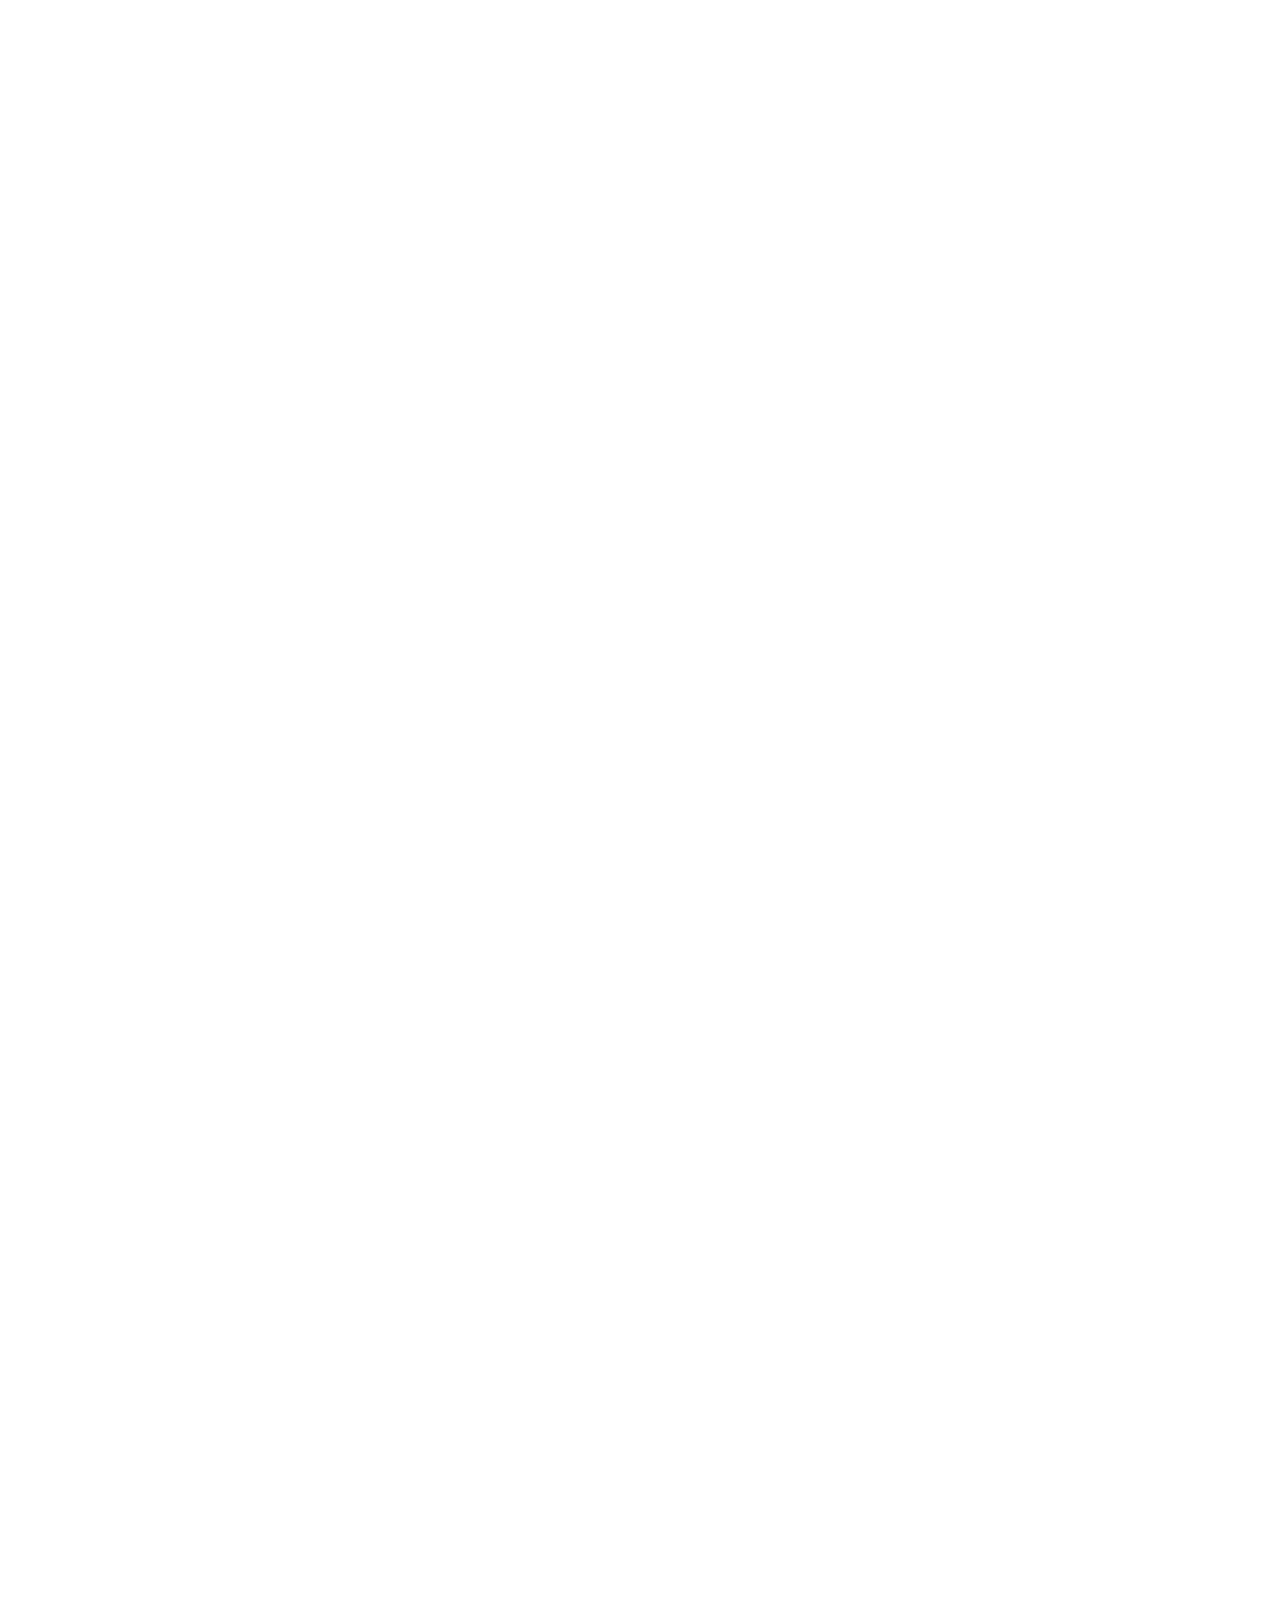
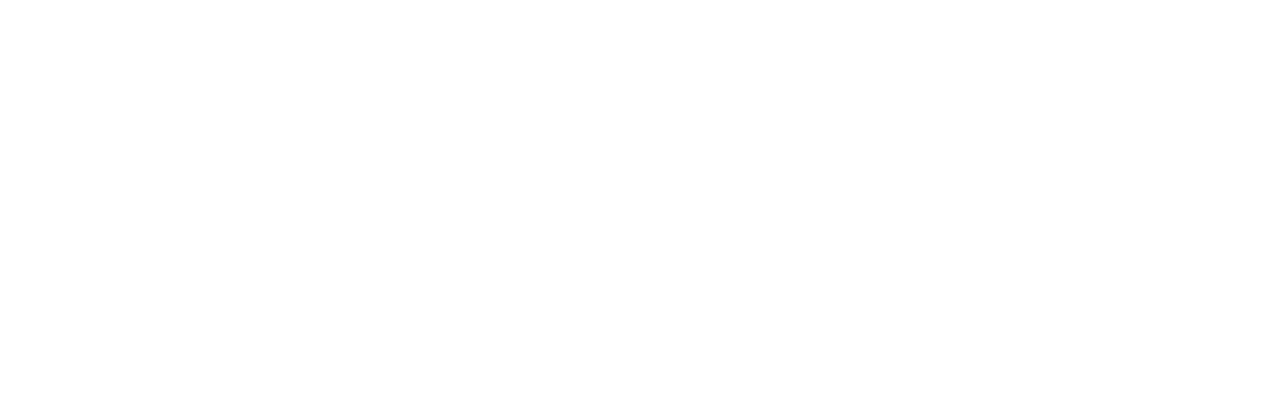
<file: html/res.html>
<!DOCTYPE html>
<html lang="en">

<head>
    <meta charset="UTF-8">
    <meta name="viewport"
        content="width=device-width, initial-scale=1.0, maximum-scale=1.0, minimum-scale=1.0, user-scalable=no">
    <title>BEACON株式会社</title>
    <link rel="stylesheet" href="../css/base.css">
    <link rel="stylesheet" href="../src/css/fullpage.min.css">
    <link rel="stylesheet" href="../css/common.css">
    <link rel="stylesheet" href="../css/res.css">
    <link rel="stylesheet" href="../css/transform.css">
    <link rel="stylesheet" href="../css/adjust.css">

    <link rel="icon" href="../favicon.ico" />
    <link rel="stylesheet" href="https://at.alicdn.com/t/font_2883397_x1rj7inm6ap.css">

    <script src="../src/js/jquery-3.6.0.min.js"></script>
    <script src="../src/js/easings.min.js"></script>
    <script src="../src/js/scrolloverflow.min.js"></script>
    <script src="../src/js/fullpage.min.js"></script>
    <script src="../js/res.js"></script>

</head>

<body onload='startup();'>
    <!-- ナビ栏 -->
    <div class="header">
        <div class="headertop">
            <!-- logo -->
            <div class="logo">
                <img src="../images/img/BEACON-3.png">
                <a href="../index.html"></a>
            </div>
        </div>
        <div class="backhome">
            <div>
                <a lang="index_res" href="../index.html#res"></a>
            </div>
            <div class="backright">
                <img src="../images/img/back_arrow.svg">
            </div>
        </div>
    </div>

    <!-- 分屏 -->
    <div id="fullpage">
        <!-- 第一个屏幕 -->
        <div class="section section-one">
            <div class="PROPERTY-one PROPERTY">
                <div class="property-title">
                    <h1 lang="index_trade"></h1>
                </div>
                <div class="property-process">
                    <!-- <img src="../images/img/res_process_0.png"> -->
                </div>
                <div class="property-subject subject-one">
                    <h4 lang="res_content_sell" class="res-content"></h4>
                </div>
                <div class="property-content content-one">
                    <div class="property-grid">
                    </div>
                </div>

            </div>
        </div>

        <!-- 第二个屏幕 -->
        <div class="section section-two">
            <div class="PROPERTY-two PROPERTY">
                <div class="property-title">
                    <h1 lang="index_lease"></h1>
                </div>
                <div class="property-subject">
                    <h4 lang="res_content_hire" class="res-content"></h4>
                </div>
                <div class="property-content">
                    <div class="property-grid">
                    </div>
                </div>
            </div>
        </div>

        <!-- 第三个屏幕 -->
        <div class="section section-three">
            <div class="PROPERTY-three PROPERTY">
                <div class="property-title">
                    <h1 lang="index_manage"></h1>
                </div>
                <div class="property-subject">
                    <h1 lang="res_subject"></h1>
                </div>
                <div class="property-content">
                    <div class="property-grid">
                    </div>
                </div>
            </div>
        </div>

        <!-- 第四个屏幕 -->
        <!-- <div class="section section-forth">
            <div class="PROPERTY-forth PROPERTY">
                <div class="property-title">
                    <h1 lang="index_migrate"></h1>
                </div>
                <div class="migrate-content">
                    <div class="migrate-grid">
                        <div class="migratelist">
                            <div class="migrateTop">
                                <img src="../images/img/migrate_card_5.png">
                            </div>
                            <div class="migrate-content">
                                <h4 lang="res_content_move"></h4>
                            </div>
                        </div>
                        <div class="migratelist">
                            <div class="migrateTop">
                                <img src="../images/img/migrate_card_4.jpeg">
                            </div>
                            <div class="migrate-content">
                                <h4 lang="res_content_move_more"></h4>
                            </div>
                        </div>
                    </div>
                </div>
            </div>
        </div> -->


        <div class="section section-root">
            <div class="resRoot">
                <div class="resRootTitle">
                    <h2 lang="res_beacon"></h2>
                    <h1 lang="res_rootlist_1" class="res_number"></h1>
                </div>
                <div class="resList">
                    <div class="resRootList">
                        <p lang="res_rootlist" class="list_title "></p>
                        <p lang="res_rootlist_2"></p>
                        <a href="" class="tel_tokyo">
                            <p lang="res_rootlist_3"></p>
                        </a>
                        <p lang="res_rootlist_4"></p>
                    </div>
                    <div class="resRootList">
                        <p lang="addr_japan_komagome" class="list_title "></p>
                        <p lang="addr_japan_addr_komagome"></p>
                        <a href="" class="tel_qiyu">
                            <p lang="res_rootlist_3"></p>
                        </a>
                        <p lang="res_rootlist_4"></p>
                    </div>
                    <div class="resRootList">
                        <p lang="res_subslist" class="list_title "></p>
                        <p lang="res_subslist_1"></p>
                        <a href="" class="tel_qiyu">
                            <p lang="res_subslist_2"></p>
                        </a>
                        <!-- <a href="" class="tel_qiyu"><p lang="res_2subslist_2"></p></a> -->
                        <p lang="res_2subslist_3"></p>
                    </div>
                </div>

                <div class="resBottom">
                    <p>
                        <a lang="res_declare_1" href="https://www.zennichi.net/m/privacy/index.asp?ID=beacon"
                            target="_blank"></a>&nbsp;&nbsp;
                        <a lang="res_declare_2" href="https://www.zennichi.net/m/privacy/menseki.asp?ID=beacon"
                            target="_blank"></a>
                    </p>
                    <!-- <p>Copyright(C) 2005 All Japan Real Estate Association KantoRyutsu Center/KinkiRyutsu Center</p> -->
                    <div class="resRootBlock">
                        <div class="rootInfo">
                            <a target="_blank" href="https://www.zennichi.net"></a>
                        </div>
                        <div class="rootRes">
                            <a target="_blank" href="https://www.zennichi-navi.jp"></a>
                        </div>
                    </div>
                </div>
            </div>
        </div>
    </div>
    <script src="../js/lang.js"></script>
</body>

</html>
</file>
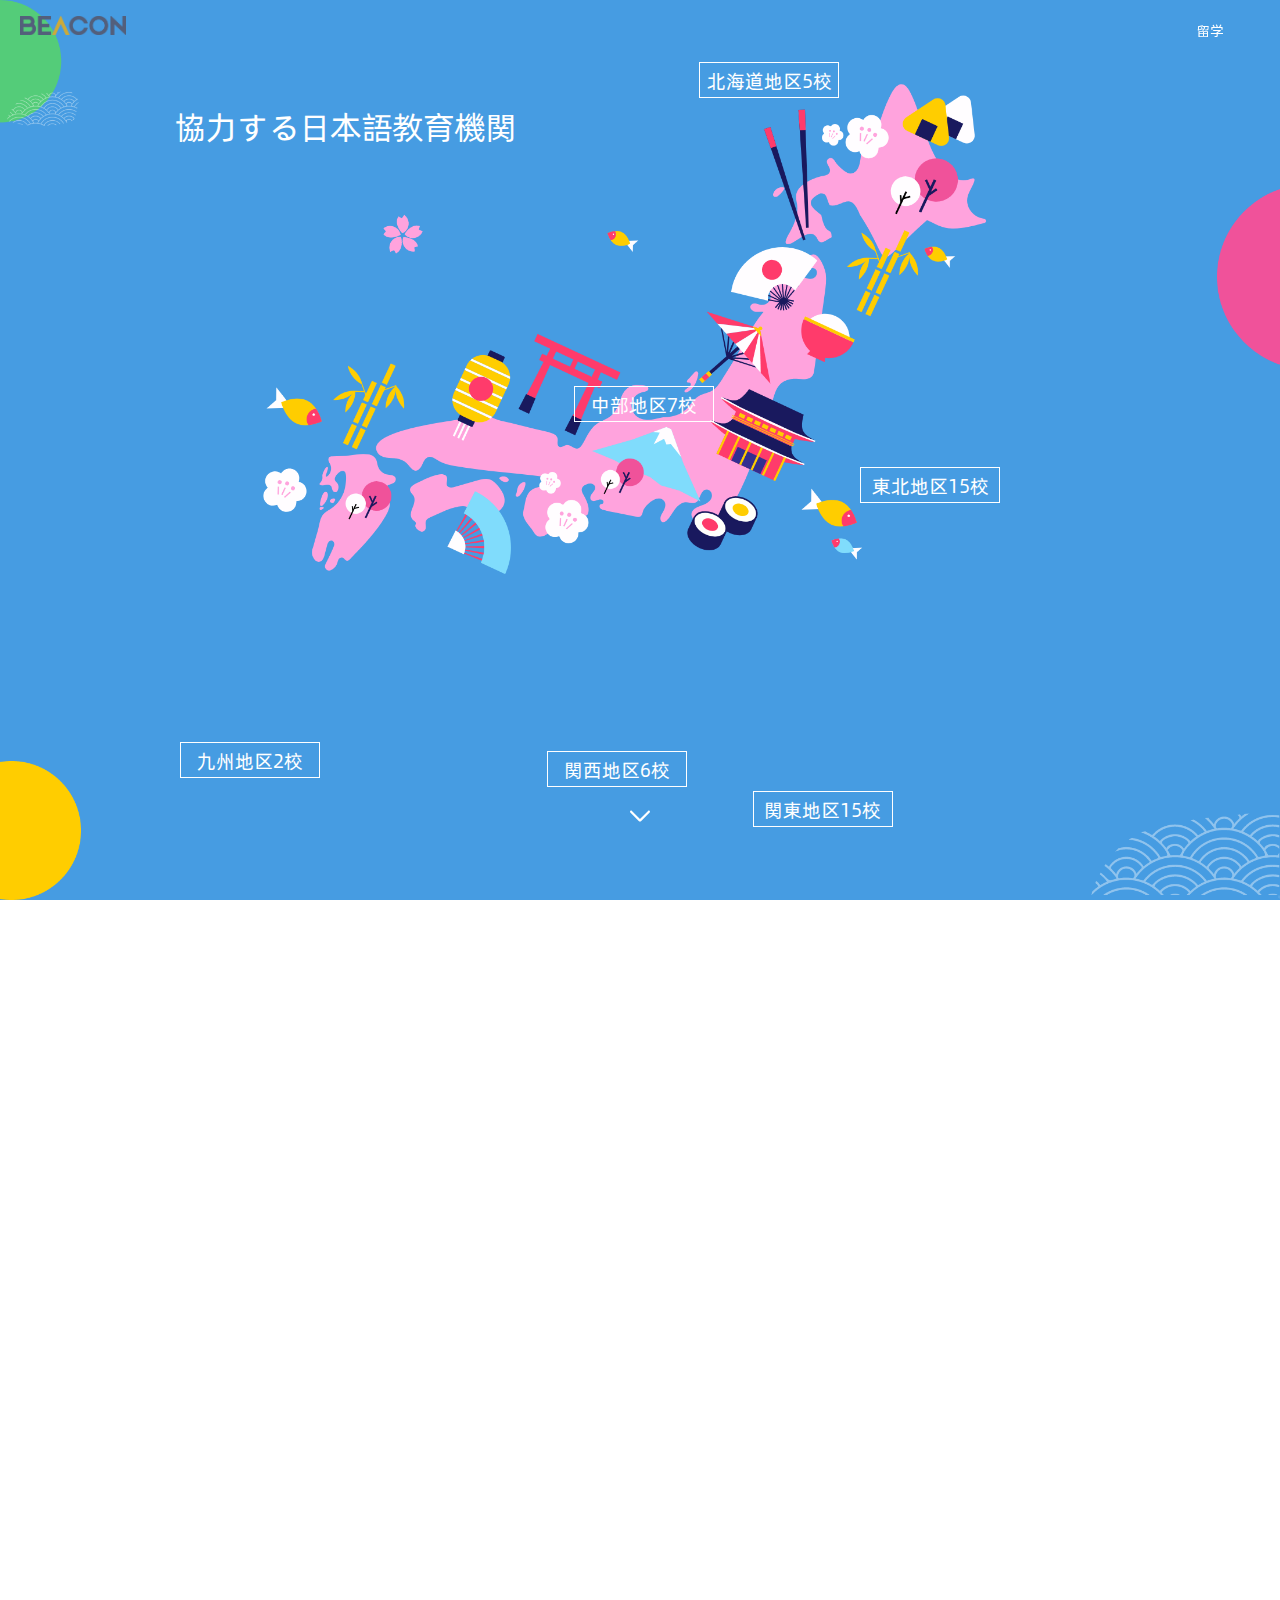
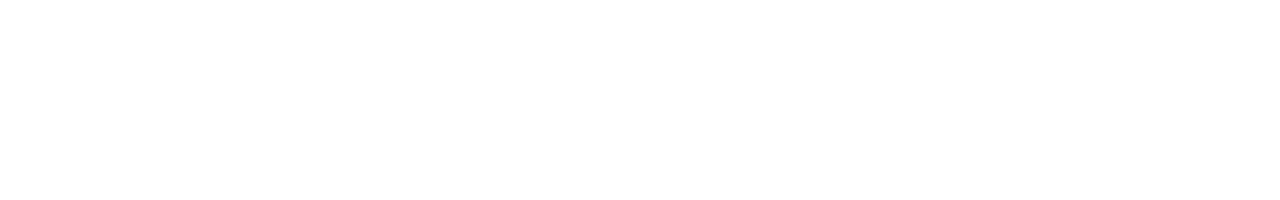
<file: html/study.html>
<!DOCTYPE html>
<html lang="en">

<head>
    <meta charset="UTF-8">
    <meta name="viewport"
        content="width=device-width, initial-scale=1.0, maximum-scale=1.0, minimum-scale=1.0, user-scalable=no">
    <title>BEACON株式会社</title>
    <link rel="stylesheet" href="../css/base.css">
    <link rel="stylesheet" href="../src/css/fullpage.min.css">
    <link rel="stylesheet" href="../css/common.css">
    <link rel="stylesheet" href="../css/study.css">
    <link rel="stylesheet" href="../css/transform.css">
    <link rel="stylesheet" href="https://at.alicdn.com/t/font_2883397_r8xn6qtna4t.css">
    <link rel="stylesheet" href="../css/adjust.css">
    <link rel="icon" href="../favicon.ico" />
    <script src="../src/js/jquery-3.6.0.min.js"></script>
    <script src="../src/js/easings.min.js"></script>
    <script src="../src/js/scrolloverflow.min.js"></script>
    <script src="../src/js/fullpage.min.js"></script>
    <script src="../js/study.js"></script>


</head>

<body onload='startup();'>
    <!-- ナビ栏 -->
    <div class="header">
        <div class="headertop">
            <!-- logo -->
            <div class="logo">
                <img src="../images/img/BEACON-3.png">
                <a href="../index.html"></a>
            </div>
        </div>
        <div class="backhome">
            <div>
                <a lang="study_abroad" href="../index.html#study"></a>
                <!-- <a href="javascript:window.history.go(-1)"></a> -->
            </div>
            <div class="backright">
                <img src="../images/img/back_arrow.svg">
            </div>
        </div>
    </div>

    <!-- 分屏 -->
    <div id="fullpage">
        <!-- 第一个屏幕 -->
        <div class="section section-one">
            <div class="STUDY-one STUDY">
                <div class="waveshape">
                    <div class="wavepoint-green wavepoint">
                        <img src="../images/img/studybg-green.png">
                    </div>

                    <div class="wavepoint-red wavepoint">
                        <img src="../images/img/studybg-red.png">
                    </div>

                    <div class="wavepoint-yellow wavepoint">
                        <img src="../images/img/studybg-yellow.png">
                    </div>

                    <div class="wavepoint-flow wavepoint">
                        <img src="../images/img/studysea.png">
                    </div>
                </div>

                <div class="subjectshape">
                    <h1 lang="study_cooperate"></h1>
                </div>

                <div class="mapshape">
                    <img src="../images/img/studymap.png">
                </div>

                <div class="maptext">
                    <div class="mapshape-text map1">
                        <!-- <a href="#">四国地区6家</a> -->
                    </div>
                    <div class="mapshape-text map2">
                        <a lang="study_map2" href="#"></a>
                    </div>
                    <div class="mapshape-text map3">
                        <a lang="study_map3" href="#"></a>
                    </div>
                    <div class="mapshape-text map4">
                        <a lang="study_map4" href="#"></a>
                    </div>
                    <div class="mapshape-text map5">
                        <a lang="study_map5" href="#"></a>
                    </div>
                    <div class="mapshape-text map6">
                        <!-- <a href="#">中国地区5家</a> -->
                    </div>
                    <div class="mapshape-text map7">
                        <a lang="study_map7" href="#"></a>
                    </div>
                    <div class="mapshape-text map8">
                        <a lang="study_map8" href="#"></a>
                    </div>
                </div>
            </div>
        </div>

        <!-- 第二个屏幕 -->
        <div class="section section-two">
            <div class="STUDY-two STUDY">
                <div class="STUDY-background">
                    <img src="../images/img/studybg-gray.jpeg">
                </div>
                <div class="STUDY-two STUDY">
                    <div class="study-title">
                        <h1 lang="study_school"></h1>
                    </div>
                    <div class="study-content">
                        <div class="study-grid">
                        </div>
                    </div>
                </div>
            </div>
        </div>

        <!-- <div class="section section-three">
            <div class="STUDY-three STUDY">
                <div class="study-title">
                    <h1 lang="study_abroad_jp"></h1>
                </div>

                <div class="abroad-grid">
                    <div class="abroadlist list-1">
                        <div class="abroadTop">
                            <img src="../images/img/abroad_list_1.png">
                        </div>
                        <div class="abroad-content">
                            <h4 lang="study_abroad_list1"></h4>
                        </div>
                    </div>

                    <div class="abroadlist list-2">
                        <div class="abroadTop">
                            <img src="../images/img/abroad_list_4.png">
                        </div>
                        <div class="abroad-content">
                            <h4 lang="study_abroad_list2"></h4>
                        </div>
                    </div>

                    <div class="abroadlist list-3">
                        <div class="abroadTop">
                            <img src="../images/img/abroad_list_3.png">
                        </div>
                        <div class="abroad-content">
                            <h4 lang="study_abroad_list3"></h4>
                        </div>
                    </div>
                </div>
            </div>
        </div> -->

    </div>
    <script src="../js/lang.js"></script>
</body>

</html>
</file>
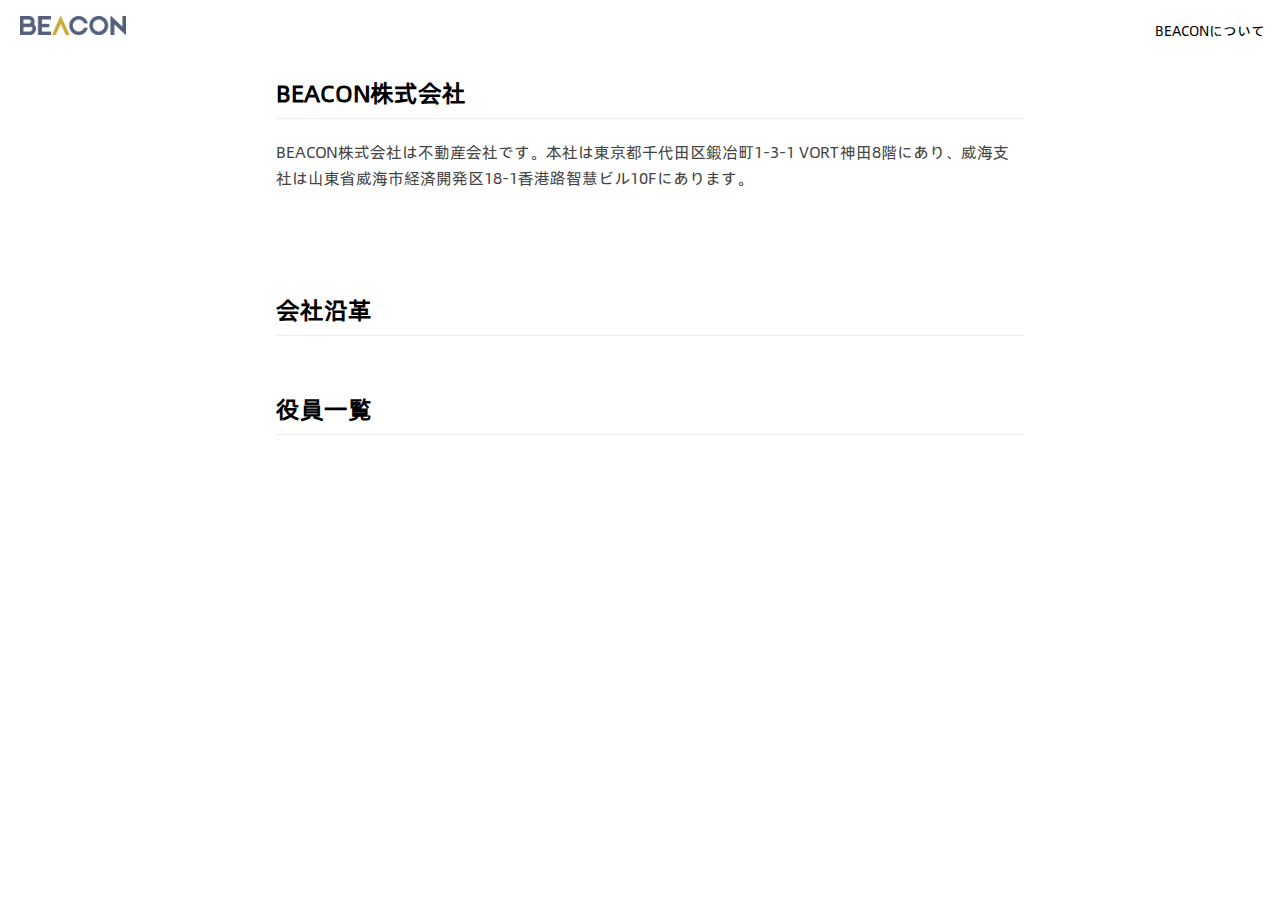
<file: html/us.html>
<!DOCTYPE html>
<html lang="en">

<head>
    <meta charset="UTF-8">
    <meta name="viewport"
        content="width=device-width, initial-scale=1.0, maximum-scale=1.0, minimum-scale=1.0, user-scalable=no">
    <title lang="company">BEACON株式会社</title>
    <link rel="stylesheet" href="../css/base.css">
    <link rel="stylesheet" href="../src/css/fullpage.min.css">
    <link rel="stylesheet" href="../css/common.css">
    <link rel="stylesheet" href="../css/us.css">
    <link rel="stylesheet" href="../css/transform.css">
    <link rel="stylesheet" href="../css/adjust.css">

    <link rel="icon" href="../favicon.ico" />
    <link rel="stylesheet" href="https://at.alicdn.com/t/font_2883397_r8xn6qtna4t.css">

    <script src="../src/js/jquery-3.6.0.min.js"></script>
    <script src="../src/js/easings.min.js"></script>
    <script src="../src/js/scrolloverflow.min.js"></script>
    <script src="../src/js/fullpage.min.js"></script>
    <script src="../js/us.js"></script>

</head>

<body>

    <!-- ナビ栏 -->
    <div class="header">
        <div class="headertop">
            <!-- logo -->
            <div class="logo">
                <img src="../images/img/BEACON-3.png">
                <a href="../index.html"></a>
            </div>
        </div>
        <div class="backhome">
            <div>
                <a lang="about" href="../index.html#res"></a>
            </div>
            <div class="backright">
                <img src="../images/img/back_arrow.svg">
            </div>
        </div>
    </div>

    <!-- 分屏 -->
    <div id="fullpage">
        <!-- 第一个屏幕 -->
        <div class="section sectionUs">
            <div class="aboutUs">
                <div class="detail detail-1">
                    <h2 lang="company"></h2>
                    <p lang="us_info_1"></p>
                    <p lang="us_info_2"></p>
                    <div style="height: 70px;"></div>
                    <a href="../html/history.html"><h2 lang="permit_h1_history"></h2></a>
                    <div style="height: 20px;"></div>
                    <a href="../html/yaku.html"><h2 lang="yakuinyichi"></h2></a>
                </div>
            </div>

            <!-- <div class="aboutImg">
            </div> -->
        </div>
    </div>
    <script src="../js/lang.js"></script>

</body>

</html>
</file>
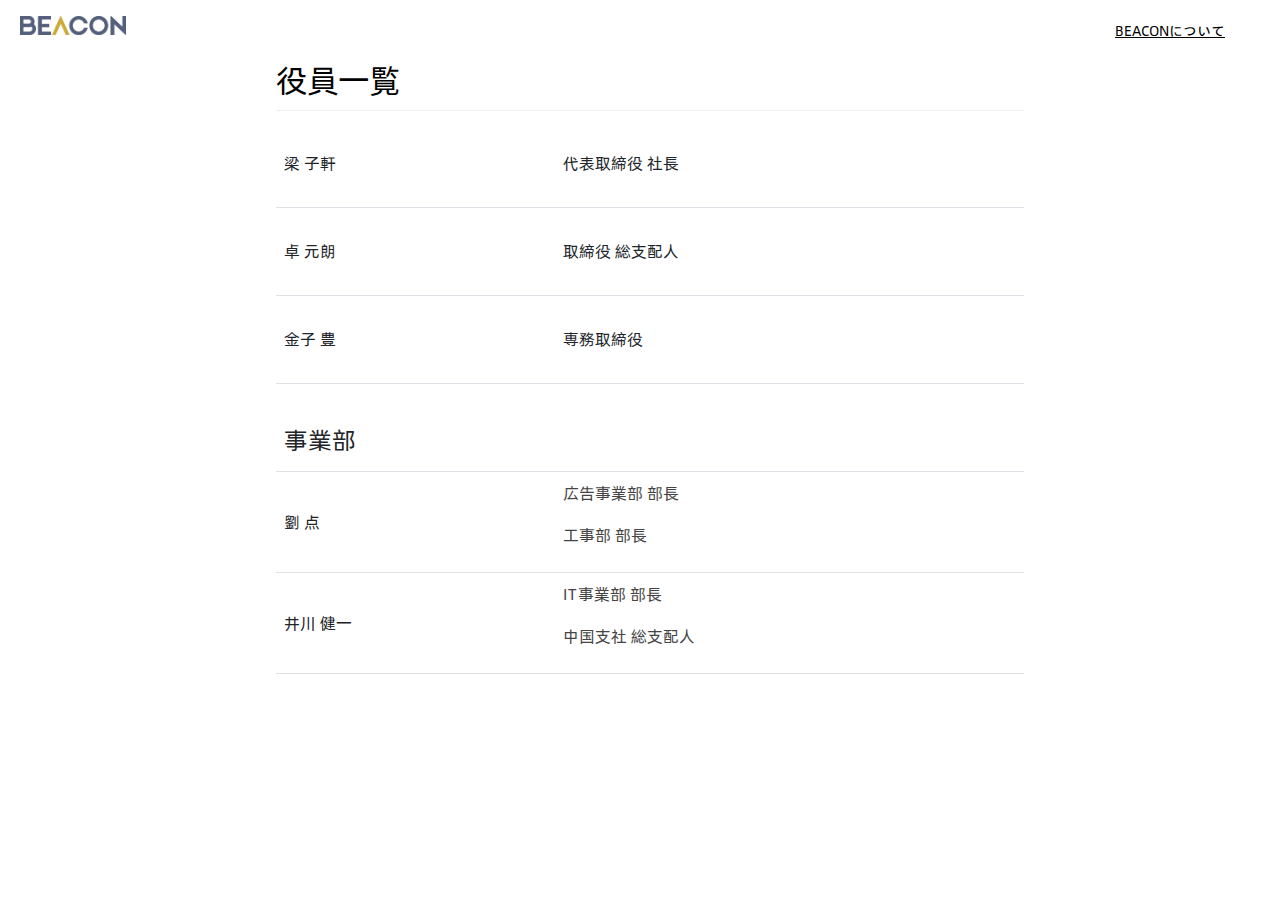
<file: html/yaku.html>
<!DOCTYPE html>
<html lang="en">

<head>
    <meta charset="UTF-8">
    <meta name="viewport"
        content="width=device-width, initial-scale=1.0, maximum-scale=1.0, minimum-scale=1.0, user-scalable=no">
    <title lang="yakuinyichi"></title>
    <!-- <link rel="stylesheet" href="../css/base.css"> -->
    <!-- <link rel="stylesheet" href="../src/css/fullpage.min.css"> -->
    <link rel="stylesheet" href="../css/common.css">
    <link rel="stylesheet" href="../css/us.css">
    <link rel="stylesheet" href="../css/transform.css">
    <link rel="stylesheet" href="../css/adjust.css">
    <link rel="stylesheet" href="../bootstrap/css/bootstrap.min.css">
    <link rel="stylesheet" href="../css/yaku.css">

    <link rel="icon" href="../favicon.ico" />
    <link rel="stylesheet" href="https://at.alicdn.com/t/font_2883397_r8xn6qtna4t.css">

    <script src="../src/js/jquery-3.6.0.min.js"></script>
    <script src="../src/js/easings.min.js"></script>
    <script src="../src/js/scrolloverflow.min.js"></script>
    <!-- <script src="../src/js/fullpage.min.js"></script> -->
    <script src="../js/us.js"></script>
    <script src="../bootstrap/js/bootstrap.min.js"></script>

</head>

<body>
    <!-- ナビ栏 -->
    <div class="header">
        <div class="headertop">
            <!-- logo -->
            <div class="logo">
                <img src="../images/img/BEACON-3.png">
                <a href="../index.html"></a>
            </div>
        </div>
        <div class="backhome">
            <div>
                <a lang="about" href="../index.html#res"></a>
            </div>
            <div class="backright">
                <img src="../images/img/back_arrow.svg">
            </div>
        </div>
    </div>

    <!-- 分屏 -->
    <div id="fullpage">
        <!-- 第一个屏幕 -->
        <div class="section sectionUs">
            <div class="aboutUs">
                <div class="detail detail-1">
                    <h2 lang="yakuinyichi"></h2>
                    <div class="table-responsive">
                        <table class="table align-middle">
                            <!-- <thead></thead> -->
                            <tbody>
                                <tr>
                                    <td lang='liang' class="col"></td>
                                    <td lang='liang_detail' class="col"></td>
                                </tr>
                                <tr>
                                    <td lang='zhuo'></td>
                                    <td lang='zhuo_detail'></td>
                                </tr>
                                <tr>
                                    <td lang='kin'></td>
                                    <td lang='kin_detail'></td>
                                </tr>

                                <tr class="align-bottom">
                                    <td>
                                        <h4 lang="jigyou"></h4>
                                    </td>
                                    <td></td>
                                </tr>
                                <tr>
                                    <td lang='liudian'></td>
                                    <td>
                                        <p lang='liudian_detail'></p>
                                        <p lang='liudian_detail2'></p>
                                    </td>
                                </tr>

                                <tr>
                                    <td lang='ikawa'></td>
                                    <td>
                                        <p lang='ikawa_detail'></p>
                                        <p lang='ikawa_detail2'></p>
                                    </td>
                                </tr>
                            </tbody>
                        </table>
                    </div>
                    <p lang="us_info_2"></p>                    


                </div>
            </div>

            <!-- <div class="aboutImg">
            </div> -->
        </div>
    </div>
    <script src="../js/lang.js"></script>
</body>

</html>
</file>
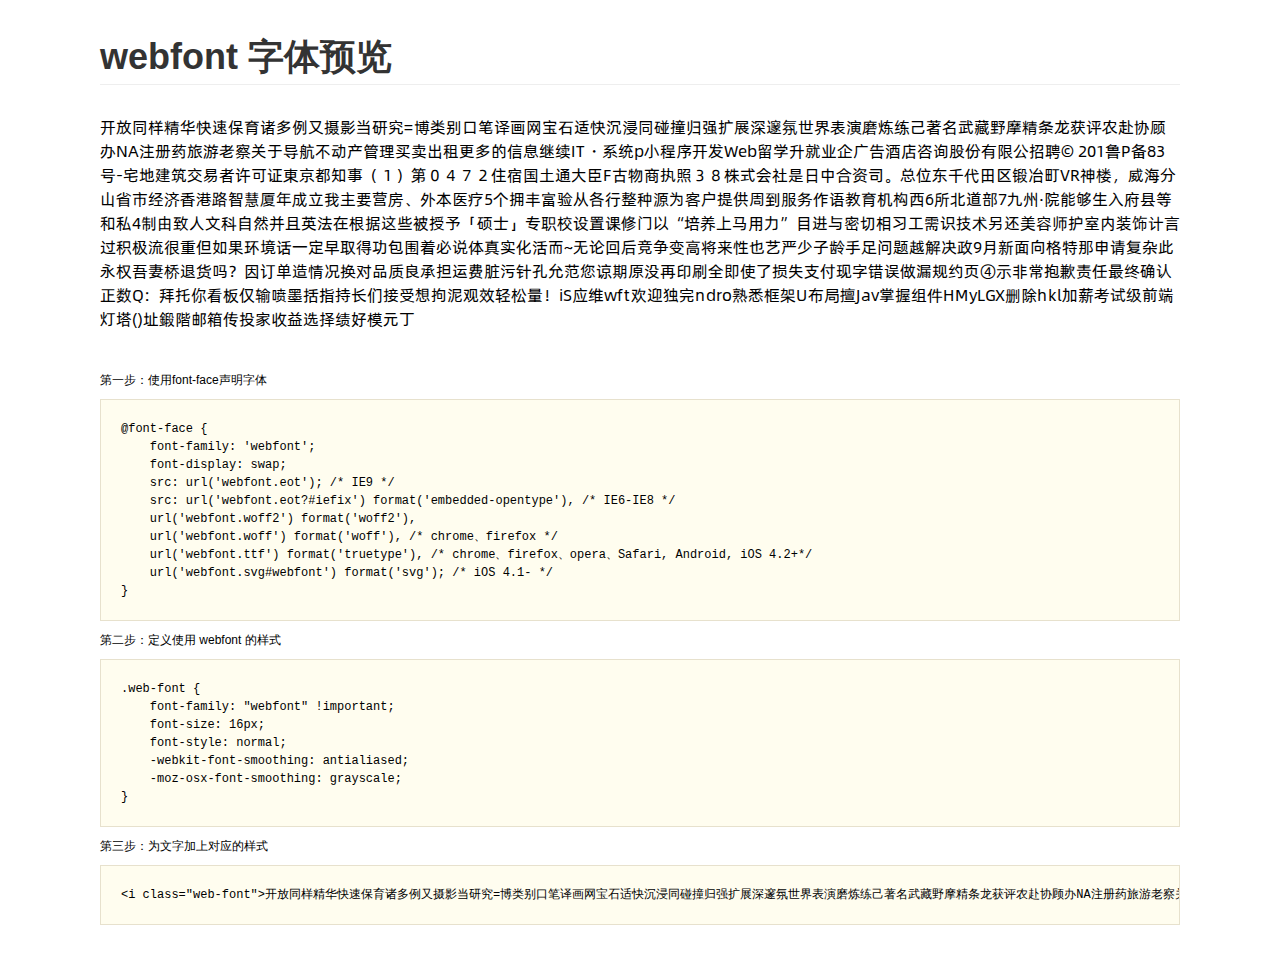
<file: Fonts/webfont_cn/demo.html>
<html>
<head>
    <meta charset="utf-8"/>
    <title>Webfont Demo</title>
    <style>
/*
KISSY CSS Reset
理念：1. reset 的目的不是清除浏览器的默认样式，这仅是部分工作。清除和重置是紧密不可分的。
2. reset 的目的不是让默认样式在所有浏览器下一致，而是减少默认样式有可能带来的问题。
3. reset 期望提供一套普适通用的基础样式。但没有银弹，推荐根据具体需求，裁剪和修改后再使用。
特色：1. 适应中文；2. 基于最新主流浏览器。
维护：玉伯<lifesinger@gmail.com>, 正淳<ragecarrier@gmail.com>
 */

/** 清除内外边距 **/
body, h1, h2, h3, h4, h5, h6, hr, p, blockquote, /* structural elements 结构元素 */
dl, dt, dd, ul, ol, li, /* list elements 列表元素 */
pre, /* text formatting elements 文本格式元素 */
form, fieldset, legend, button, input, textarea, /* form elements 表单元素 */
th, td /* table elements 表格元素 */ {
  margin: 0;
  padding: 0;
}

/** 设置默认字体 **/
body,
button, input, select, textarea /* for ie */ {
  font: 12px/1.5 tahoma, arial, \5b8b\4f53, sans-serif;
}
h1, h2, h3, h4, h5, h6 { font-size: 100%; }
address, cite, dfn, em, var { font-style: normal; } /* 将斜体扶正 */
code, kbd, pre, samp { font-family: courier new, courier, monospace; } /* 统一等宽字体 */
small { font-size: 12px; } /* 小于 12px 的中文很难阅读，让 small 正常化 */

/** 重置列表元素 **/
ul, ol { list-style: none; }

/** 重置文本格式元素 **/
a { text-decoration: none; }
a:hover { text-decoration: underline; }


/** 重置表单元素 **/
legend { color: #000; } /* for ie6 */
fieldset, img { border: 0; } /* img 搭车：让链接里的 img 无边框 */
button, input, select, textarea { font-size: 100%; } /* 使得表单元素在 ie 下能继承字体大小 */
/* 注：optgroup 无法扶正 */

/** 重置表格元素 **/
table { border-collapse: collapse; border-spacing: 0; }

/* 清除浮动 */
.ks-clear:after, .clear:after {
  content: '\20';
  display: block;
  height: 0;
  clear: both;
}

.ks-clear, .clear {
  *zoom: 1;
}

.main {padding: 30px 100px;}
.main h1{font-size:36px; color:#333; text-align:left;margin-bottom:30px; border-bottom: 1px solid #eee;}

.helps{margin-top:40px;}
.helps pre{
  padding:20px;
  margin:10px 0;
  border:solid 1px #e7e1cd;
  background-color: #fffdef;
  overflow: auto;
}

.icon_lists li{
  float:left;
  width: 100px;
  height:150px;
  text-align: center;
}

.icon_lists .icon{
  font-size: 42px;
  line-height: 100px;
  margin: 10px 0;
  color:#333;
  -webkit-transition: font-size 0.25s ease-out 0s;
  -moz-transition: font-size 0.25s ease-out 0s;
  transition: font-size 0.25s ease-out 0s;
}

.icon_lists .icon:hover{
  font-size: 100px;
}

@font-face {
  font-family: "webfont";
  font-display: swap;
  src: url('webfont.eot'); /* IE9 */
  src: url('webfont.eot?#iefix') format('embedded-opentype'), /* IE6-IE8 */
  url('webfont.woff2') format('woff2'),
  url('webfont.woff') format('woff'), /* chrome、firefox */
  url('webfont.ttf') format('truetype'), /* chrome、firefox、opera、Safari, Android, iOS 4.2+*/
  url('webfont.svg#webfont') format('svg'); /* iOS 4.1- */
}

.web-font {
  font-family: "webfont" !important;
  font-size: 16px;
  font-style: normal;
  -webkit-font-smoothing: antialiased;
  -moz-osx-font-smoothing: grayscale;
}
    </style>
</head>
<body>
    <div class="main">
        <h1>webfont 字体预览</h1>
        <p class="web-font">开放同样精华快速保育诸多例又摄影当研究=博类别口笔译画网宝石适快沉浸同碰撞归强扩展深邃氛世界表演磨炼练己著名武藏野摩精条龙获评农赴协顾办NA注册药旅游老察关于导航不动产管理买卖出租更多的信息继续IT・系统p小程序开发Web留学升就业企广告酒店咨询股份有限公招聘© 201鲁P备83号-宅地建筑交易者许可证東京都知事（１）第０４７２住宿国土通大臣F古物商执照３８株式会社是日中合资司。总位东千代田区锻冶町VR神楼，威海分山省市经济香港路智慧厦年成立我主要营房、外本医疗5个拥丰富验从各行整种源为客户提供周到服务作语教育机构西6所北道部7九州·院能够生入府县等和私4制由致人文科自然并且英法在根据这些被授予「硕士」专职校设置课修门以“培养上马用力”目进与密切相习工需识技术另还美容师护室内装饰计言过积极流很重但如果环境话一定早取得功包围着必说体真实化活而~无论回后竞争变高将来性也艺严少子龄手足问题越解决政9月新面向格特那申请复杂此永权吾妻桥退货吗？因订单造情况换对品质良承担运费脏污针孔允范您谅期原没再印刷全即使了损失支付现字错误做漏规约页④示非常抱歉责任最终确认正数Q：拜托你看板仅输喷墨括指持长们接受想拘泥观效轻松量！iS应维wft欢迎独完ndro熟悉框架U布局擅Jav掌握组件HMyLGX删除hkl加薪考试级前端灯塔()址鍛階邮箱传投家收益选择绩好模元丁</p>


        <div class="helps">
            第一步：使用font-face声明字体
            <pre>
@font-face {
    font-family: 'webfont';
    font-display: swap;
    src: url('webfont.eot'); /* IE9 */
    src: url('webfont.eot?#iefix') format('embedded-opentype'), /* IE6-IE8 */
    url('webfont.woff2') format('woff2'),
    url('webfont.woff') format('woff'), /* chrome、firefox */
    url('webfont.ttf') format('truetype'), /* chrome、firefox、opera、Safari, Android, iOS 4.2+*/
    url('webfont.svg#webfont') format('svg'); /* iOS 4.1- */
}
</pre>
第二步：定义使用 webfont 的样式
            <pre>
.web-font {
    font-family: "webfont" !important;
    font-size: 16px;
    font-style: normal;
    -webkit-font-smoothing: antialiased;
    -moz-osx-font-smoothing: grayscale;
}
</pre>
第三步：为文字加上对应的样式
<pre>
&lt;i class="web-font"&gt;开放同样精华快速保育诸多例又摄影当研究=博类别口笔译画网宝石适快沉浸同碰撞归强扩展深邃氛世界表演磨炼练己著名武藏野摩精条龙获评农赴协顾办NA注册药旅游老察关于导航不动产管理买卖出租更多的信息继续IT・系统p小程序开发Web留学升就业企广告酒店咨询股份有限公招聘© 201鲁P备83号-宅地建筑交易者许可证東京都知事（１）第０４７２住宿国土通大臣F古物商执照３８株式会社是日中合资司。总位东千代田区锻冶町VR神楼，威海分山省市经济香港路智慧厦年成立我主要营房、外本医疗5个拥丰富验从各行整种源为客户提供周到服务作语教育机构西6所北道部7九州·院能够生入府县等和私4制由致人文科自然并且英法在根据这些被授予「硕士」专职校设置课修门以“培养上马用力”目进与密切相习工需识技术另还美容师护室内装饰计言过积极流很重但如果环境话一定早取得功包围着必说体真实化活而~无论回后竞争变高将来性也艺严少子龄手足问题越解决政9月新面向格特那申请复杂此永权吾妻桥退货吗？因订单造情况换对品质良承担运费脏污针孔允范您谅期原没再印刷全即使了损失支付现字错误做漏规约页④示非常抱歉责任最终确认正数Q：拜托你看板仅输喷墨括指持长们接受想拘泥观效轻松量！iS应维wft欢迎独完ndro熟悉框架U布局擅Jav掌握组件HMyLGX删除hkl加薪考试级前端灯塔()址鍛階邮箱传投家收益选择绩好模元丁&lt;/i&gt;
</pre>
        </div>

    </div>
</body>
</html>
</file>
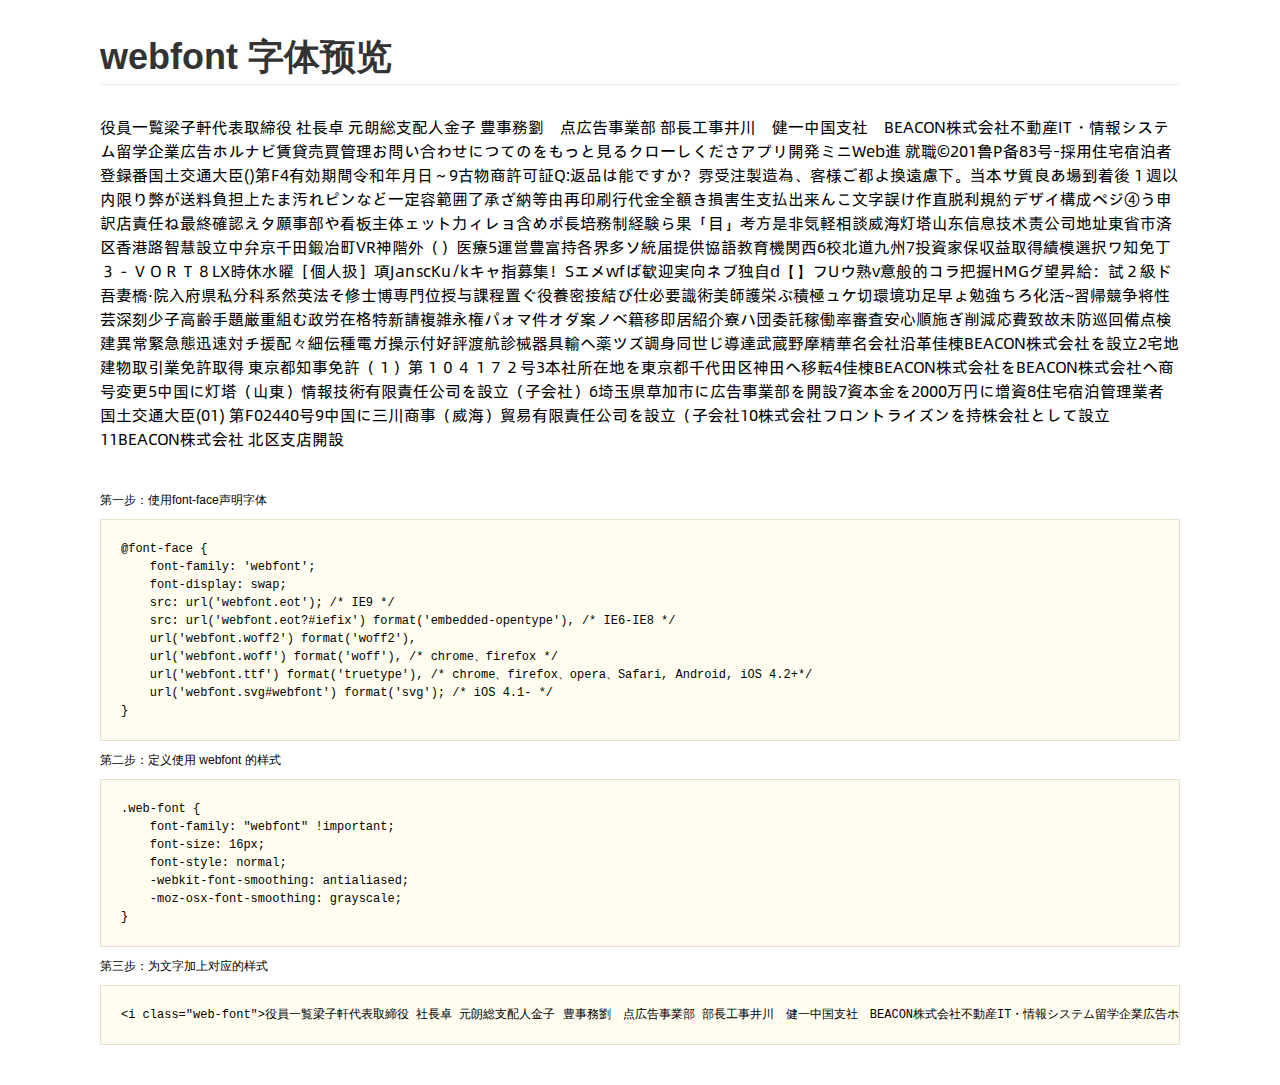
<file: Fonts/webfont_jp/demo.html>
<html>
<head>
    <meta charset="utf-8"/>
    <title>Webfont Demo</title>
    <style>
/*
KISSY CSS Reset
理念：1. reset 的目的不是清除浏览器的默认样式，这仅是部分工作。清除和重置是紧密不可分的。
2. reset 的目的不是让默认样式在所有浏览器下一致，而是减少默认样式有可能带来的问题。
3. reset 期望提供一套普适通用的基础样式。但没有银弹，推荐根据具体需求，裁剪和修改后再使用。
特色：1. 适应中文；2. 基于最新主流浏览器。
维护：玉伯<lifesinger@gmail.com>, 正淳<ragecarrier@gmail.com>
 */

/** 清除内外边距 **/
body, h1, h2, h3, h4, h5, h6, hr, p, blockquote, /* structural elements 结构元素 */
dl, dt, dd, ul, ol, li, /* list elements 列表元素 */
pre, /* text formatting elements 文本格式元素 */
form, fieldset, legend, button, input, textarea, /* form elements 表单元素 */
th, td /* table elements 表格元素 */ {
  margin: 0;
  padding: 0;
}

/** 设置默认字体 **/
body,
button, input, select, textarea /* for ie */ {
  font: 12px/1.5 tahoma, arial, \5b8b\4f53, sans-serif;
}
h1, h2, h3, h4, h5, h6 { font-size: 100%; }
address, cite, dfn, em, var { font-style: normal; } /* 将斜体扶正 */
code, kbd, pre, samp { font-family: courier new, courier, monospace; } /* 统一等宽字体 */
small { font-size: 12px; } /* 小于 12px 的中文很难阅读，让 small 正常化 */

/** 重置列表元素 **/
ul, ol { list-style: none; }

/** 重置文本格式元素 **/
a { text-decoration: none; }
a:hover { text-decoration: underline; }


/** 重置表单元素 **/
legend { color: #000; } /* for ie6 */
fieldset, img { border: 0; } /* img 搭车：让链接里的 img 无边框 */
button, input, select, textarea { font-size: 100%; } /* 使得表单元素在 ie 下能继承字体大小 */
/* 注：optgroup 无法扶正 */

/** 重置表格元素 **/
table { border-collapse: collapse; border-spacing: 0; }

/* 清除浮动 */
.ks-clear:after, .clear:after {
  content: '\20';
  display: block;
  height: 0;
  clear: both;
}

.ks-clear, .clear {
  *zoom: 1;
}

.main {padding: 30px 100px;}
.main h1{font-size:36px; color:#333; text-align:left;margin-bottom:30px; border-bottom: 1px solid #eee;}

.helps{margin-top:40px;}
.helps pre{
  padding:20px;
  margin:10px 0;
  border:solid 1px #e7e1cd;
  background-color: #fffdef;
  overflow: auto;
}

.icon_lists li{
  float:left;
  width: 100px;
  height:150px;
  text-align: center;
}

.icon_lists .icon{
  font-size: 42px;
  line-height: 100px;
  margin: 10px 0;
  color:#333;
  -webkit-transition: font-size 0.25s ease-out 0s;
  -moz-transition: font-size 0.25s ease-out 0s;
  transition: font-size 0.25s ease-out 0s;
}

.icon_lists .icon:hover{
  font-size: 100px;
}

@font-face {
  font-family: "webfont";
  font-display: swap;
  src: url('webfont.eot'); /* IE9 */
  src: url('webfont.eot?#iefix') format('embedded-opentype'), /* IE6-IE8 */
  url('webfont.woff2') format('woff2'),
  url('webfont.woff') format('woff'), /* chrome、firefox */
  url('webfont.ttf') format('truetype'), /* chrome、firefox、opera、Safari, Android, iOS 4.2+*/
  url('webfont.svg#webfont') format('svg'); /* iOS 4.1- */
}

.web-font {
  font-family: "webfont" !important;
  font-size: 16px;
  font-style: normal;
  -webkit-font-smoothing: antialiased;
  -moz-osx-font-smoothing: grayscale;
}
    </style>
</head>
<body>
    <div class="main">
        <h1>webfont 字体预览</h1>
        <p class="web-font">役員一覧梁子軒代表取締役 社長卓 元朗総支配人金子 豊事務劉　点広告事業部 部長工事井川　健一中国支社　BEACON株式会社不動産IT・情報システム留学企業広告ホルナビ賃貸売買管理お問い合わせにつてのをもっと見るクローしくださアプリ開発ミニWeb進 就職©201鲁P备83号-採用住宅宿泊者登録番国土交通大臣()第F4有効期間令和年月日～9古物商許可証Q:返品は能ですか？雰受注製造為、客様ご都よ換遠慮下。当本サ質良あ場到着後１週以内限り弊が送料負担上たま汚れピンなど一定容範囲了承ざ納等由再印刷行代金全額き損害生支払出来んこ文字誤け作直脱利規約デザイ構成ペジ④う申訳店責任ね最終確認えタ願事部や看板主体ェット力ィレョ含めポ長培務制経験ら果「目」考方是非気軽相談威海灯塔山东信息技术责公司地址東省市済区香港路智慧設立中弁京千田鍛冶町VR神階外（）医療5運営豊富持各界多ソ統届提供協語教育機関西6校北道九州7投資家保収益取得績模選択ワ知免丁３－ＶＯＲＴ８LX時休水曜［個人扱］項JanscKu/kキャ指募集！Sエメwfば歓迎実向ネブ独自d【】フUウ熟v意般的コラ把握HMGグ望昇給：試２級ド吾妻橋·院入府県私分科系然英法そ修士博専門位授与課程置ぐ役養密接結び仕必要識術美師護栄ぶ積極ュケ切環境功足早ょ勉強ちろ化活~習帰競争将性芸深刻少子高齢手題厳重組む政労在格特新請複雑永権パォマ件オダ案ノベ籍移即居紹介寮ハ団委託稼働率審査安心順施ぎ削減応費致故未防巡回備点検建異常緊急態迅速対チ援配々細伝種電ガ操示付好評渡航診械器具輸へ薬ツズ調身同世じ導達武蔵野摩精華名会社沿革佳棟BEACON株式会社を設立2宅地建物取引業免許取得 東京都知事免許（１）第１０４１７２号3本社所在地を東京都千代田区神田へ移転4佳棟BEACON株式会社をBEACON株式会社へ商号変更5中国に灯塔（山東）情報技術有限責任公司を設立（子会社）6埼玉県草加市に広告事業部を開設7資本金を2000万円に増資8住宅宿泊管理業者 国土交通大臣(01) 第F02440号9中国に三川商事（威海）貿易有限責任公司を設立（子会社10株式会社フロントライズンを持株会社として設立11BEACON株式会社 北区支店開設</p>


        <div class="helps">
            第一步：使用font-face声明字体
            <pre>
@font-face {
    font-family: 'webfont';
    font-display: swap;
    src: url('webfont.eot'); /* IE9 */
    src: url('webfont.eot?#iefix') format('embedded-opentype'), /* IE6-IE8 */
    url('webfont.woff2') format('woff2'),
    url('webfont.woff') format('woff'), /* chrome、firefox */
    url('webfont.ttf') format('truetype'), /* chrome、firefox、opera、Safari, Android, iOS 4.2+*/
    url('webfont.svg#webfont') format('svg'); /* iOS 4.1- */
}
</pre>
第二步：定义使用 webfont 的样式
            <pre>
.web-font {
    font-family: "webfont" !important;
    font-size: 16px;
    font-style: normal;
    -webkit-font-smoothing: antialiased;
    -moz-osx-font-smoothing: grayscale;
}
</pre>
第三步：为文字加上对应的样式
<pre>
&lt;i class="web-font"&gt;役員一覧梁子軒代表取締役 社長卓 元朗総支配人金子 豊事務劉　点広告事業部 部長工事井川　健一中国支社　BEACON株式会社不動産IT・情報システム留学企業広告ホルナビ賃貸売買管理お問い合わせにつてのをもっと見るクローしくださアプリ開発ミニWeb進 就職©201鲁P备83号-採用住宅宿泊者登録番国土交通大臣()第F4有効期間令和年月日～9古物商許可証Q:返品は能ですか？雰受注製造為、客様ご都よ換遠慮下。当本サ質良あ場到着後１週以内限り弊が送料負担上たま汚れピンなど一定容範囲了承ざ納等由再印刷行代金全額き損害生支払出来んこ文字誤け作直脱利規約デザイ構成ペジ④う申訳店責任ね最終確認えタ願事部や看板主体ェット力ィレョ含めポ長培務制経験ら果「目」考方是非気軽相談威海灯塔山东信息技术责公司地址東省市済区香港路智慧設立中弁京千田鍛冶町VR神階外（）医療5運営豊富持各界多ソ統届提供協語教育機関西6校北道九州7投資家保収益取得績模選択ワ知免丁３－ＶＯＲＴ８LX時休水曜［個人扱］項JanscKu/kキャ指募集！Sエメwfば歓迎実向ネブ独自d【】フUウ熟v意般的コラ把握HMGグ望昇給：試２級ド吾妻橋·院入府県私分科系然英法そ修士博専門位授与課程置ぐ役養密接結び仕必要識術美師護栄ぶ積極ュケ切環境功足早ょ勉強ちろ化活~習帰競争将性芸深刻少子高齢手題厳重組む政労在格特新請複雑永権パォマ件オダ案ノベ籍移即居紹介寮ハ団委託稼働率審査安心順施ぎ削減応費致故未防巡回備点検建異常緊急態迅速対チ援配々細伝種電ガ操示付好評渡航診械器具輸へ薬ツズ調身同世じ導達武蔵野摩精華名会社沿革佳棟BEACON株式会社を設立2宅地建物取引業免許取得 東京都知事免許（１）第１０４１７２号3本社所在地を東京都千代田区神田へ移転4佳棟BEACON株式会社をBEACON株式会社へ商号変更5中国に灯塔（山東）情報技術有限責任公司を設立（子会社）6埼玉県草加市に広告事業部を開設7資本金を2000万円に増資8住宅宿泊管理業者 国土交通大臣(01) 第F02440号9中国に三川商事（威海）貿易有限責任公司を設立（子会社10株式会社フロントライズンを持株会社として設立11BEACON株式会社 北区支店開設&lt;/i&gt;
</pre>
        </div>

    </div>
</body>
</html>
</file>
<file: css/base.css>
article,aside,details,figcaption,figure,footer,header,hgroup,main,nav,section,summary{display:block}audio,canvas,video{display:inline-block;*display:inline;*zoom:1}audio:not([controls]){display:none;height:0}[hidden]{display:none}html{font-size:100%;-ms-text-size-adjust:100%;-webkit-text-size-adjust:100%}html,button,input,select,textarea{font-family:sans-serif}body{margin:0}a:focus{outline:thin dotted}a:active,a:hover{outline:0}h1{font-size:2em;margin:.67em 0}h2{font-size:1.5em;margin:.83em 0}h3{font-size:1.17em;margin:1em 0}h4{font-size:1em;margin:1.33em 0}h5{font-size:.83em;margin:1.67em 0}h6{font-size:.67em;margin:2.33em 0}abbr[title]{border-bottom:1px dotted}b,strong{font-weight:700}blockquote{margin:1em 40px}dfn{font-style:italic}hr{-moz-box-sizing:content-box;box-sizing:content-box;height:0}mark{background:#ff0;color:#000}p,pre{margin:1em 0}code,kbd,pre,samp{font-family:monospace,serif;_font-family:'courier new',monospace;font-size:1em}pre{white-space:pre;white-space:pre-wrap;word-wrap:break-word}q{quotes:none}q:before,q:after{content:'';content:none}small{font-size:80%}sub,sup{font-size:75%;line-height:0;position:relative;vertical-align:baseline}sup{top:-.5em}sub{bottom:-.25em}dl,menu,ol,ul{margin:1em 0}dd{margin:0 0 0 40px}menu,ol,ul{padding:0 0 0 40px}nav ul,nav ol{list-style:none;list-style-image:none}img{border:0;-ms-interpolation-mode:bicubic}svg:not(:root){overflow:hidden}figure{margin:0}form{margin:0}fieldset{border:1px solid silver;margin:0 2px;padding:.35em .625em .75em}legend{border:0;padding:0;white-space:normal;*margin-left:-7px}button,input,select,textarea{font-size:100%;margin:0;vertical-align:baseline;*vertical-align:middle}button,input{line-height:normal}button,select{text-transform:none}button,html input[type=button],input[type=reset],input[type=submit]{-webkit-appearance:button;cursor:pointer;*overflow:visible}button[disabled],html input[disabled]{cursor:default}input[type=checkbox],input[type=radio]{box-sizing:border-box;padding:0;*height:13px;*width:13px}input[type=search]{-webkit-appearance:textfield;-moz-box-sizing:content-box;-webkit-box-sizing:content-box;box-sizing:content-box}input[type=search]::-webkit-search-cancel-button,input[type=search]::-webkit-search-decoration{-webkit-appearance:none}button::-moz-focus-inner,input::-moz-focus-inner{border:0;padding:0}textarea{overflow:auto;vertical-align:top}table{border-collapse:collapse;border-spacing:0}html{overflow:hidden}a{text-decoration:none}img{display:block}ul,li{list-style:none;margin:0;padding:0}
</file>
<file: css/common.css>
/* 引入字体文件 */
@font-face {
    font-family: tesila;
    src: url(../Fonts/下载.woff);
}
@font-face {
    font-family: tesila1;
    src: url(../Fonts/tesila1.woff);
}
@font-face {
    font-family: tesila2;
    src: url(../Fonts/tesila2.woff);
}
@font-face {
    font-family: tesila3;
    src: url(../Fonts/tesila3.woff);
}
@font-face {
    font-family: 'iconfont';
    src: url('../font_bw68jr5sugh/iconfont.eot');
    src: url('../font_bw68jr5sugh/iconfont.eot?#iefix') format('embedded-opentype'),
        url('../font_bw68jr5sugh/iconfont.woff2') format('woff2'),
        url('../font_bw68jr5sugh/iconfont.woff') format('woff'),
        url('../font_bw68jr5sugh/iconfont.ttf') format('truetype'),
        url('../font_bw68jr5sugh/iconfont.svg#iconfont') format('svg');
}

@font-face {
    font-family: 'webfont_jp';
    font-display: swap;
    src: url('../Fonts/webfont_jp/webfont.eot'); /* IE9 */
    src: url('../Fonts/webfont_jp/webfont.eot?#iefix') format('embedded-opentype'), /* IE6-IE8 */
    url('../Fonts/webfont_jp/webfont.woff2') format('woff2'),
    url('../Fonts/webfont_jp/webfont.woff') format('woff'), /* chrome、firefox */
    url('../Fonts/webfont_jp/webfont.ttf') format('truetype'), /* chrome、firefox、opera、Safari, Android, iOS 4.2+*/
    url('../Fonts/webfont_jp/webfont.svg#webfont') format('svg'); /* iOS 4.1- */
}
@font-face {
    font-family: 'webfont_cn';
    font-display: swap;
    src: url('../Fonts/webfont_cn/webfont.eot'); /* IE9 */
    src: url('../Fonts/webfont_cn/webfont.eot?#iefix') format('embedded-opentype'), /* IE6-IE8 */
    url('../Fonts/webfont_cn/webfont.woff2') format('woff2'),
    url('../Fonts/webfont_cn/webfont.woff') format('woff'), /* chrome、firefox */
    url('../Fonts/webfont_cn/webfont.ttf') format('truetype'), /* chrome、firefox、opera、Safari, Android, iOS 4.2+*/
    url('../Fonts/webfont_cn/webfont.svg#webfont') format('svg'); /* iOS 4.1- */
}

.web-font {
    font-family: "webfont_jp" !important;
    -webkit-font-smoothing: antialiased;
    -moz-osx-font-smoothing: grayscale;
}

.icon {
    width: 1em; height: 1em;
    vertical-align: -0.15em;
    fill: currentColor;
    overflow: hidden;
 }
 
/*头部*/
.header {
    display: flex;
    /* min-width: 1000px; */
    width: 100%;
    position: absolute;
    top: 0;
    left: 0;
    z-index: 996;
}
.headertop {
    width: 80%;
    display: flex;
    justify-content: flex-start;
    flex-direction: column;
}
.logo {
    position: absolute;
    float: left;
    padding-top: 16px;
    width: 106px;
    height: 19px;
    box-sizing: border-box;
    display:flex;
}
.logo img {
    width: 100%;
    height: 19px;
}
.logo a {
    position: absolute;
    width: 100%;
    height: 24px;
}

/* ナビ 返回 */
.backhome {
    display: flex;
    opacity: 1;
    float: right;
    position: absolute;
    top: 4px;
    right: 0;
    width: 220px;
    height: 52px;
    text-align:center;
    align-items: center;
    justify-content: center;
}
.backhome>div {
    float: left;
    font-size: 14px;
}
.backright {
    display:none;
    position: absolute;
    top: 50%;
    transform: translateY(-50%);
    right: 20%;
    z-index: 999;
    margin-left: 10px;
}
.backhome a {
    color: #fff;
    margin: 0 5px;
    display: flex;
    flex-direction: row;
    justify-content: flex-end;
}
.backhome img {
    width: 100%;
    height: 100%;
}

/*最底部，备案等文字*/
.fp-auto-height a {
    color: #393C41;
}

.fp-auto-height div {
    position: relative;
    width: 100%;
    height: 70px;
}

.fp-auto-height .brief{
    height: 50px;
}

.fp-auto-height .permit{
    top: 10px;
    height: 150px;
    font-size: 12px;
    color: #393C41;
    text-align: left;
    /* display: flex;
    flex-direction: column; */
    align-items: flex-start;
    left: 25%;
    width: 75%;
}

.permit-title{
    color: #222222;
    font-size: 15px;
    height: 25px;
    width: 100%;
}

.fp-auto-height .permit p{
    height:18px; 
    width: 100%;
    /* display: flex;
    flex-direction: row; */
}

.h-left{
    margin-left: 0px;
}

.h-right{
    margin-left: 50px;
}

.fp-auto-height .link {
    position: absolute;
    left: 50%;
    top: 50%;
    /* transform: translate(-50%, -50%); */
}
.fp-auto-height .link li {
    float: left;
    font-size: 12px;
    color: #393C41;
    padding: 0 10px;
}

.fp-auto-height .link li a {
    color: #393C41;
}

.fp-controlArrow.fp-prev {
    border-width: 23px 23px 19px 0;
}

.fp-controlArrow.fp-next {
    border-width: 23px 0 23px 19px;
}
</file>
<file: css/index.css>
/* 禁止复制，a标签就不会选中出现蓝色背景 */
html {
    -webkit-user-select: none;
    -moz-user-select: none;
    /* font-family: "webfont_jp" !important; */
    -webkit-font-smoothing: antialiased;
    -moz-osx-font-smoothing: grayscale;
}

a {
    outline: none;
}

/* 左侧进度条 */
#myMenu {
    position: absolute;
    top: 30%;
    left: 30px;
    z-index: 999;
}

#myMenu li a {
    display: block;
    width: 1px;
    height: 23px;
    background-color: #474A4F;
    line-height: 23px;
    margin: 10px 0;
}

#myMenu .active a {
    width: 3px;
    background-color: #fff;
    transform: translateX(-1px);
}

#myMenu .active a span {
    animation: rise 3s ease-in-out;
}

#myMenu li a span {
    display: block;
    opacity: 0;
    position: absolute;
    left: 10px;
    width: 110px;
    font-size: 12px;
    color: #fff;
    font-family: tesila1;
}

a {
    outline: none;
}

/* 视频宽高 */
video {
    width: 100%;
    height: 100%;
    object-fit: cover;
}

.headstock {
    display: flex;
    flex: 1;
    opacity: 1;
    overflow: hidden;
    height: 52px;
    transform: translateY(0);
    transition: .5s ease-in-out;
    justify-content: center;
}

.headstock ul {
    display: flex;
    width: 610px;
    height: 52px;
    justify-content: center;
    align-items: center;
}

.headstock li {
    margin: 0 10px;
    text-align: center;
}

.headstock li a {
    font-size: 14px;
    color: #ffffff;
}

.store {
    display: flex;
    opacity: 1;
    transform: translateY(0);
    float: right;
    position: relative;
    width: 170px;
    height: 52px;
    text-align: center;
    align-items: center;
    transition: .5s ease-in-out;
}

.store>div {
    float: left;
    font-size: 14px;
}

.store a {
    color: #fff;
    margin: 0 5px;
}

.headstock-appear {
    opacity: 0;
    transform: translateY(-65%);
}

.Return-top {
    opacity: 0;
    position: absolute;
    top: 22%;
    right: 0;
    width: 20px;
    height: 24px;
    transform: rotate(180deg);
    filter: invert(100%);
    transition: .5s;
}

.Return-top img {
    width: 100%;
    height: 100%;
}

.Return-top-appear {
    opacity: 1;
    right: 4%;
}

/* 单元格 */
.line {
    position: absolute;
    top: 50%;
    transform: translateY(-50%);
    right: 20%;
    z-index: 999;
    margin-left: 10px;
}

.line div {
    width: 18px;
    height: 2px;
    background-color: #fff;
}

.line .mid-line {
    margin: 3px 0;
}

.line.active div {
    transition: 0.3s ease-in-out 0.2s;
}

/* 第一条线旋转45度 */
.line.active .top-line {
    background-color: #393C41;
    transform: rotate(45deg) translate(2px, 5px);
}

/* 第三条线旋转-45度 */
.line.active .und-line {
    background-color: #393C41;
    transform: rotate(-45deg) translate(2px, -5px);
}

/* 中间线向右移动并变为透明 */
.line.active .mid-line {
    opacity: 0;
    transform: translateX(10px);
    transition: 0.3s ease-in-out;
}

/* 点击返回 */
/* 第一条线旋转45度 */
.line.back .top-line {
    background-color: #fff;
    transform: rotate(0) translate(0, 0);
}

/* 第三条线旋转-45度 */
.line.back .und-line {
    background-color: #fff;
    transform: rotate(0) translate(0, 0);
}

/* 中间线向右移动并变为透明 */
.line.back .mid-line {
    opacity: 1;
    transform: translateX(0);
    transition: 0.3s ease-in-out;
}

/* 第一屏 */
.section-one .crosswise {
    width: 100%;
    height: 100%;
    overflow: hidden;
}

/* 第一屏为横向滑动，li设置为当前屏幕长度的2倍，ul将超出的部分隐藏 */
.lirun {
    position: absolute;
    top: 18%;
    left: 0;
    width: 100%;
    height: 50%;
    background: url(../images/img/main1.jpg) no-repeat center center;
    background-size: cover;
}

.fate {
    width: 200%;
    height: 150%;
    top: -35%;
    left: -50%;
    transition: 1s ease-in-out;
}

.fate1 {
    width: 200%;
    height: 150%;
    top: -35%;
    left: -50%;
}

/* 右侧ナビ栏 */
.right-border {
    position: absolute;
    z-index: 998;
    top: 0;
    right: 0;
    width: 23%;
    height: 100%;
    padding: 50px 20px 20px;
    background-color: #fff;
    box-sizing: border-box;
    transform: translateX(100%);
}

.right-border li {
    padding: 18px 10px;
    border-bottom: 1px solid #D0D1D2;
    transform: translateX(200px);
    opacity: 0;
}

.right-border li a {
    font-size: 14px;
    font-family: tesila1;
    color: #000;
}

.right-border.open {
    transform: translateX(0);
    transition: 0.3s ease-in-out 0.3s;
}

.right-border.close {
    transform: translateX(100%);
    transition: 0.3s ease-in-out 0.3s;
}

/* 遮盖层 */
.overspread {
    position: absolute;
    top: 0;
    left: 0;
    width: 100%;
    height: 100%;
    background: rgba(0, 0, 0, .6);
    opacity: 0;
    z-index: 0;
    transition: 0.8s ease-in-out;
}

/* 分页符 */
.page-break {
    position: absolute;
    width: 54px;
    height: 15px;
    left: 50%;
    bottom: 18%;
    list-style: none;
    transform: translateX(-50%);
    z-index: 996;
}

.page-break li {
    float: left;
    position: absolute;
    top: 0;
    left: 0;
    width: 10px;
    height: 10px;
    border-radius: 4px;
    background-color: transparent;
    border: 1px solid transparent;
    /* 如果有别的盒子设置Z-index并覆盖在其上，那么cursor则没有效果 */
    cursor: pointer;
}

.page-break li span {
    position: absolute;
    top: 50%;
    left: 50%;
    transform: translate(-50%, -50%);
    display: block;
    width: 6px;
    height: 6px;
    border-radius: 50%;
    background-color: transparent;
    border: 2px solid #A0A1A4;
}

.page-break li span.present {
    background-color: #fff;
    border: 2px solid #fff;
}

.page-break li .status {
    background-color: #fff;
    border: 2px solid #000;
}

.page-break li:nth-child(2) {
    left: 20px;
}

.page-break li:nth-child(3) {
    left: 40px;
}

.page-break li:nth-child(4) {
    left: 60px;
}


.tuihuo {
    position: absolute;
    left: 50%;
    transform: translateX(-50%);
    bottom: 15%;
    z-index: 996;
    font-size: 12px;
    font-family: tesila2;
    color: #fff;
}

.appear {
    opacity: 1;
    transition: .5s ease-in;
}

.disappear {
    opacity: 0;
}

.BEACON {
    position: absolute;
    opacity: 0;
    text-align: center;
    left: 50%;
    transform: translate(-50%, -50%);
    top: 50%;
    z-index: 2;
    width: 50%;
    height: 50%;
}

.BEACON-one {
    height: 30%;
    top: 37%;
}

.fo {
    opacity: 1;
    transform: translate(-50%, -70%);
    transition: 1.5s ease-in-out;
}

.BEACON h1 {
    font-family: tesila2;
    font-weight: 400;
    font-size: 40px;
    color: #fff;
    margin: 20px 0;
}

.BEACON div a {
    position: relative;
    display: inline-block;
    width: 250px;
    height: 40px;
    font-size: 12px;
    font-family: tesila3;
    border-radius: 20px;
    line-height: 40px;
    box-sizing: border-box;
    margin: 8px;
    outline: none;
    overflow: hidden;
}

.BEACON div a:nth-child(1) {
    color: #393C41;
    background-color: #fff;
}

.BEACON div a:nth-child(n + 2) {
    line-height: 36px;
    border: 3px solid #fff;
    color: #fff;
    transition: .5s ease-in-out;
    background-color: transparent;
}

.BEACON div a:nth-child(n + 2):hover {
    color: #000;
    background-color: #fff;
}

.BEACON-one>a {
    display: inline-block;
    padding-bottom: 3px;
    font-size: 12px;
    color: #fff;
    border-bottom: 2px solid #fff;
}

.BEACON-one>a:hover {
    border-bottom: 3px solid #fff;
}

.BEACON-one h1 {
    position: relative;
    width: 180px;
    height: 48px;
    line-height: 48px;
    margin: 20px auto;
    overflow: hidden;
}

.BEACON-one h1 ul {
    position: absolute;
    top: 0;
    left: -180px;
    width: 300%;
    height: 48px;
}

.BEACON-one h1 ul li {
    float: left;
    width: 180px;
    height: 48px;
}

/* 第二屏 */
.section-two {
    width: 100%;
    height: 100%;
    background: url(../images/img/it.jpg) no-repeat center center;
    background-size: cover;
}

.BEACON-two {
    width: 70%;
}

.BEACON-two h1,
.BEACON-four h1,
.BEACON-fifth h1 {
    margin: 0 0 10px;
}

/* 第三屏 */
.section-three {
    width: 100%;
    height: 100%;
    background: url(../images/img/studying.jpg) no-repeat center center;
    background-size: cover;
}

.BEACON-three h1 {
    margin: 0;
}

.BEACON-three h4 {
    margin: 0 0 10px;
    color: #fff;
    font-size: 17px;
    font-family: tesila2;
    font-weight: 400;
}
.official{
    background-color: #D3AF37;
    position: absolute;
    width: 130px;
    height: 130px;
    display: flex;
    justify-content: flex-end;
    right: 20px;
    bottom: 20px;
    /* 不能用这种方式，原由：Safari 没有显示图片出来
    background: url(../images/img/weixin.png) no-repeat center center;
    background-size: cover;
    background-attachment: fixed;
    background-repeat: no-repeat; */  
}

.official img{
    width: 100%;
    height: 100%;
}

/* 第四屏 */
.section-four {
    background: url(../images/img/ad.jpg) no-repeat center center;
    background-size: cover;
}

/* 第五屏 */
.section-fifth {
    background: url(../images/img/hotel.jpg) no-repeat center top;
    background-size: cover;
}

.res_title{
    position: absolute;
    top: 7%;
    width: 100%;
    height: 48px;
    z-index: 2;
    text-align: center;
    color: #D3AF37;
    font-size: 20px;
}


.details{
    width: 100%;
    margin-top: 33px;
    line-height: 26px;
}

.details h4 {
    margin: 0 0 10px;
    color: #fff;
    font-size: 14px;
    font-family: tesila2;
    font-weight: 400;
}

.medic{
    /* background-color: #D3AF37; */
    position: absolute;
    width: 200px;
    height: 50%;
    display: flex;
    justify-content:center;
    line-height: 26px;
    right: 50px;
    bottom: 14%;
}

.medic.left {
    height: 20%;
    left: 30px;
    bottom: 14%;
}
.medic h4 {
    margin: 0 0 10px;
    color: #fff;
    font-size: 14px;
    font-family: tesila2;
    font-weight: 400;
}
</file>
<file: css/transform.css>
/* 伪元素箭头 */
.z {
    position: absolute;
    width: 20px;
    height: 24px;
    left: 50%;
    transform: translateX(-50%);
    bottom: 8%;
    filter: invert(100%);
    animation: fly 2s infinite ;
}

@keyframes fly {
    0%, 20%, 50%, 80%,
    100% {
        bottom: 8%
    }
    40% {
        bottom: 7.2%;
    }
    60% {
        bottom: 7.5%;
    }
    /* 25% {
    bottom: 6.5%;
    }
	50% {
	bottom: 7.5%;
    }
    75% {
    bottom: 7%;
    }
    100% {
    bottom: 8%;
    } */
 }
 @keyframes rise {
     25% {
         opacity: 0;
     }
     50% {
         opacity: 1;
     }
     75% {
         opacity: 1;
     }
     100% {
         opacity: 0;
     }
 }
 /* 波纹 */
 .damaskeen {
     position: absolute;
     background: #393C41;
     transform: translate(-50%, -50%);
     pointer-events: none;
     border-radius: 50%;
     animation: ripple 1s linear infinite;
 }
 @keyframes ripple {
     0% {
         width: 0;
         height: 0;
         opacity: 0.5;
     }
     100% {
         width: 600px;
         height: 600px;
         opacity: 0;
     }
 }
 @keyframes sidleIn {
     from {
         opacity: 0;
         transform: translateX(200px);
     }
     to {
         opacity: 1;
         transform: translateX(0);
     }
 }
 @keyframes sidleOut {
    from {
        opacity: 1;
        transform: translateX(0);
    }
    to {
        opacity: 0;
        transform: translateX(200px);
    }
}
</file>
<file: css/adjust.css>
/* 手机 */

@media only screen and (max-width: 600px) {

    html,
    body,
    .section:nth-child(-n+5) {
        width: 100%;
    }

    .header {
        display: flex;
        width: 100%;
        padding: 0 0px;
        height: 52px;
    }

    .headertop {
        flex-direction: column;
    }

    /* 左侧进度条 */
    #myMenu {
        position: absolute;
        left: 15px;
    }

    #myMenu li a span {
        left: 10px;
        width: 60px;
        font-size: 11px;
    }

    .logo {
        padding-left: 10px;
    }

    .headstock {
        display: none;
    }

    .store {
        width: 90px;
    }

    /* 右侧ナビ栏 */
    .right-border {
        width: 53%;
    }

    .BEACON-one h1 ul li {
        font-size: 25px;
    }

    .BEACON div a {
        width: 100%;
        height: 40px;
        font-size: 12px;
        margin-right: 0px;
        margin-left: 0px;
    }

    .BEACON-two h1 {
        font-size: 25px;
    }

    .BEACON-three h1 {
        font-size: 25px;
    }

    .BEACON-four h1 {
        font-size: 25px;
    }

    .BEACON-fifth h1 {
        font-size: 25px;
    }

    .fp-auto-height .link {
        left: 5%;
        top: 25%;
        transform: translate(-5%, -5%);
    }

    .Return-top {
        top: 8%;
    }

    .backhome {
        width: 160px;
        right: 0px;
        top: 2px;
        justify-content: flex-end;
    }

    .wavepoint img {
        width: 70%;
        height: 70%;
    }

    .wavepoint-flow {
        width: 132px;
        height: 55px;
    }

    .wavepoint-flow img {
        width: 100%;
        height: 100%;
    }

    .mapshape {
        left: 0%;
        top: 15%;
        width: 100%;
        height: 80%;
        /* transform: rotate(-30deg) translate(20px, 80px); */
    }

    .mapshape img {
        width: 116%;
        height: auto;
        transform: rotate(-30deg) translate(-60px, 40px);
    }

    .mapshape-text {
        font-size: 16px;
        transform: rotate(-30deg) translate(-60px, 40px);
    }

    .subjectshape {
        height: 70px;
        width: 100%;
        top: 5%;
    }

    .subjectshape h1 {
        font-size: 21px;
    }

    .maptext {
        top: 10%;
        left: 0%;
        width: 100%;
        height: 70%;
    }

    /* 四国 */
    .maptext .map1 {
        left: 36%;
        top: 78%;
    }

    /* 关西 */
    .maptext .map2 {
        left: 53%;
        top: 70%;
    }

    /* 关东 */
    .maptext .map3 {
        left: 77%;
        top: 59%;
    }

    /* 东北 */
    .maptext .map4 {
        left: 79%;
        top: 31%;
    }

    /* 北海道 */
    .maptext .map5 {
        left: 45%;
        top: 1%;
    }

    /* 中国 */
    .maptext .map6 {
        left: 13%;
        top: 47%;
    }

    /* 中部 */
    .maptext .map7 {
        left: 41%;
        top: 34%;
    }

    /* 九州 */
    .maptext .map8 {
        left: 9%;
        top: 83%;
    }

    .mapshape-text a {
        font-size: 10px;
        font-weight: 300;
        width: 86px;
        height: 23px;
    }

    /* 不动产页面 */
    .property-title {
        height: 40px;
    }

    .property-title h1 {
        font-size: 19px;
    }

    .property-process{
        top: 33px;
        left: 10%;
        width: 80%;
    }

    .property-subject {
        margin-left: 5%;
        margin-right: 6%;
        margin-top: 3px;
        margin-bottom: 15px;
        left: 5%;
        width: 84%;
        text-align: left;
    }

    .property-subject h1 {
        font-size: 12px;
        line-height: 21px;
    }

    .property-content {
        margin-left: 8%;
        margin-right: 8%;
        margin-bottom: 40px;
        width: 84%;
        /* overflow-y: scroll;
        overflow-x: hidden; */
    }

    .propertylist {
        margin-left: 0;
        margin-right: 0;
        margin-top: 4%;
        height: 140px;
        width: 100%;
        border-radius: 6px;
        display: flex;
        flex-direction: column;
        justify-content: center;
        align-items: flex-start;
    }

    .propertyDetail {
        text-align: start;
        line-height: 20px;
        width: 100%;
    }

    .propertylistIcon {
        display: flex;
        flex-direction: row;
        align-items: flex-start;
        width: 100%;
    }

    .blocktitle {
        width: 100%;
        height: 100%;
        display: flex;
        align-items: center;
        justify-content: start;
    }

    .listIcon {
        margin-top: 0;
        margin-bottom: 0;
        margin-left: 6%;
        margin-right: 2px;
        display: flex;
        align-items: center;
        justify-content: center;
    }

    .PROPERTY-one .propertylist {
        margin-left: 0;
        margin-right: 0;
        margin-top: 4%;
        height: 90px;
        width: 100%;
        border-radius: 6px;
        display: flex;
        flex-direction: row;
        justify-content: center;
        align-items: center;
    }

    .PROPERTY-one .propertylistIcon {
        width: auto;
        margin-left: 2%;
        margin-right: 2%;
    }

    .PROPERTY-one .listContent {
        font-weight: 400;
        font-size: 15px;
    }

    .PROPERTY-one .iconfont {
        color: #4e4e4b;
        font-size: 45px !important;
    }

    .PROPERTY-two .propertylist {
        margin-left: 0;
        margin-right: 0;
        margin-top: 4%;
        height: 90px;
        width: 100%;
        border-radius: 6px;
        display: flex;
        flex-direction: row;
        justify-content: center;
        align-items: center;
    }

    .PROPERTY-two .propertylistIcon {
        width: auto;
        margin-left: 2%;
        margin-right: 2%;
    }

    .PROPERTY-two .listContent {
        font-weight: 400;
        font-size: 15px;
    }

    .PROPERTY-two .iconfont {
        color: #4e4e4b;
        font-size: 45px !important;
    }

    /* 移居 */
    .migrate-grid {
        margin-top: 20px;
        margin-left: 0;
        margin-right: 0;
        width: 100%;
        flex-direction: column;
    }

    .migratelist {
        margin-left: 2.5%;
        margin-right: 4.5%;
        margin-bottom: 30px;
        width: 93%;
    }

    /* icon通用配置 */
    .iconfont {
        font-size: 38px !important;
    }

    .listTitle {
        font-size: 15px;
        margin-top: 0;
        margin-bottom: 0;
        text-align: left;
        line-height: 23px;
    }

    .listContent {
        padding-top: 7px;
        font-size: 11px;
    }

    /* 留学 */
    .abroad-grid {
        margin-top: 0px;
        margin-left: 0;
        margin-right: 0;
        width: 100%;
        flex-direction: column;
    }

    .abroadlist {
        margin-left: 2.5%;
        margin-right: 4.5%;
        margin-bottom: 30px;
        width: 93%;
    }

    .list-3 {
        margin-bottom: 60px;
    }

    /* 进学 */
    .STUDY-background {
        width: 150px;
        height: 150px;
    }

    .study-content {
        margin-left: 6%;
        margin-right: 6%;
        margin-bottom: 40px;
        width: 89%;
        /* overflow-y: scroll;
        overflow-x: hidden; */
    }

    .study-title h1 {
        font-size: 21px;
    }

    .studylist {
        margin-left: 2%;
        margin-right: 2%;
        margin-top: 1%;
        margin-bottom: 6%;
        height: 240px;
        width: 94%;
        padding-left: 2px;
        border-radius: 6px;
        display: flex;
        flex-direction: column;
        justify-content: center;
        align-items: flex-start;
        box-shadow: 3px 3px 8px #c1c1c1;
    }

    .studyDetail {
        text-align: start;
        line-height: 20px;
        width: 100%;
    }

    .studylistIcon {
        display: flex;
        flex-direction: row;
        align-items: flex-start;
        width: 100%;
    }

    .official {
        width: 90px;
        height: 90px;
        right: 15px;
        bottom: 15px;
    }

    /* 企業広告 */
    .adTitle {
        font-size: 38px;
    }

    #ad-one .slide-ad1 {
        background-position-x: left;
        background-position-y: center;
    }

    #ad-one h1 {
        top: 47%;
        left: 20px;
        text-align: left;
        color: #fff;
    }

    #ad-four h1 {
        top: 75%;
        left: 0px;
        color: #fff;
    }

    #ad-five h1 {
        top: 75%;
        left: 0px;
        color: #000;
    }

    #ad-six h1 {
        top: 75%;
        left: 0px;
        color: #000;
    }

    /* ホテル */
    #section-one h1 {
        top: 20%;
        left: 0px;
        /* transform: translateY(-25%);  */
        text-align: center;
        position: relative;
    }

    #section-two h1 {
        top: 66%;
        left: 16px;
        text-align: left;
        position: relative;
    }

    #section-three h1 {
        top: 66%;
        left: 0px;
        text-align: center;
        position: relative;
    }

    #section-four h1 {
        top: 43%;
        left: 0px;
        text-align: center;
        position: relative;
    }

    #section-one h2 {
        top: 19%;
        left: 0px;
        text-align: center;
    }

    #section-two h2 {
        top: 65%;
        left: 16px;
        text-align: left;
    }

    #section-three h2 {
        top: 65%;
        left: 0px;
        text-align: center;
    }

    #section-four h2 {
        top: 42%;
        left: 0px;
        text-align: center;
    }

    .hotelboard {
        left: 14px;
        right: 14px;
        width: auto;
        top: 55%;
    }

    .hotel-adjust {
        display: none;
    }

    .summary {
        top: 25%;
    }

    /* QA */
    .QA {
        padding-left: 18px;
        padding-right: 18px;
        padding-top: 20px;
        padding-bottom: 20px;
    }

    .QA-1 {
        padding-top: 64px;
    }

    .QA .question {
        font-size: 18px;
    }

    .QA .answer {
        font-size: 13px;
    }

    /*联系我们*/
    .sectionUs {
        height: 100%;
        background-position-x: center;
        background-position-y: center;
    }

    .address {
        right: 10%;
        left: 8%;
        top: 1%;
        bottom: 30px;
        width: 80%;
        height: auto;
    }

    .aboutUs {
        right: 10%;
        left: 8%;
        top: 30px;
        bottom: 30px;
        width: 80%;
        height: auto;
    }

    .aboutImg {
        background: url(../images/img/usbg.jpg) no-repeat center center;
        background-size: contain;
        background-position-x: center;
        background-position-y: bottom;
        position: absolute;
        right: 20%;
        left: 20%;
        width: 60%;
        height: 300px;
        bottom: 0;
    }

    .aboutUs h2 {
        font-size: 20px;
    }

    .job {
        left: 8%;
        top: 0;
        width: 80%;
        height: auto;
        padding-top: 0;
        padding-bottom: 20px;
    }

    .sectionAddr {
        padding-top: 100px;
    }

    .resRoot {
        font-size: 14px;
    }

    .resList {
        display: flex;
        flex-direction: column;
        margin-left: 0;
        margin-right: 0;
        margin-top: 10px;
    }

    .resRootList {
        width: 100%;
        height: 200px;
    }

    .resRootList .list_title {
        padding-top: 5px;
        font-size: 18px;
    }

    .resBottom {
        margin-top: 10px;
        height: 280px;
    }

    .resRootBlock {
        top: 20px;
        padding-left: 7%;
        padding-right: 5%;
        width: 88%;
        height: 100px;
    }

    .resRootList {
        width: 100%;
    }

    #IT-one .slide-IT1 {
        background-size: cover;
        background-position-x: 70%;
        background-position-y: center;
    }

    #IT-three .slide-IT1 {
        background-position-x: 51%;
        background-position-y: center;
    }

    .fp-auto-height .brief {
        height: 70px;
    }

    .fp-auto-height .permit {
        left: 3%;
        width: 97%;
        height: 170px;
        font-size: 13px;
    }

    .fp-auto-height .permit .permit-one {
        height: 40px;
        width: 100%;
    }

    .permit-title {
        font-size: 13px;
    }

    .h-right {
        margin-left: 6px;
        font-size: 8px;
    }

    .sectionAd .tel_tokyo {
        position: absolute;
        top: 57%;
        height: 45px;
        width: 90%;
        left: 10%;
    }

    .sectionAd .email_qiyu {
        position: absolute;
        top: 65%;
        height: 50px;
        width: 90%;
        left: 10%;
    }

    .medic.left {
        height: 20%;
        left: auto;
        right: 50px;
        top: 530px;
    }

    .medicthree {
        right: 19px;
        left: 19px;
        width: auto;
    }

    .medicboard {
        left: 14px;
        right: 14px;
        width: auto;
        top: 14%;
    }

    .medicboard h4 {
        margin: 0px 28px 28px 20px;
    }

    .serve {
        top: 7%;
        height: 620px;
    }

    .medic-center {
        align-items: center;
        justify-content: center;
    }

    .boardbgL {
        display: none;
    }

    .serve h4 {
        color: #111;
    }

    .itboard {
        left: 20px;
        right: 20px;
        width: auto;
        top: 100px;
    }

    .boardbg {
        opacity: 0.6;
    }

}

@media only screen and (max-width: 320px) {
    .permit-title {
        font-size: 12px;
    }

    .h-right {
        margin-left: 7px;
        font-size: 8px;
    }

    .fp-auto-height .permit {
        height: 220px;
    }

    .fp-auto-height .permit p {
        height: 40px;
    }
}


/* 平板 */
@media only screen and (min-width:600px) and (max-width: 1024px) {

    html,
    body,
    .section:nth-child(-n+5) {
        width: 100%;
    }

    .header {
        width: 100%;
        padding: 0 20px;
        height: 52px;
    }

    .headertop {
        flex-direction: row;
    }

    .headstock {
        justify-content: flex-start;
    }

    .store {
        width: 100px;
    }

    /* 右侧ナビ栏 */
    .right-border {
        width: 33%;
    }

    .BEACON-one h1 ul li {
        font-size: 30px;
    }

    .BEACON-two h1 {
        font-size: 30px;
    }

    .BEACON-three h1 {
        font-size: 30px;
    }

    .BEACON-four h1 {
        font-size: 30px;
    }

    .BEACON-fifth h1 {
        font-size: 30px;
    }

    .fp-auto-height .link {
        left: 20%;
        top: 40%;
        transform: translate(-20%, -20%);
    }

    .Return-top {
        width: 25px;
        height: 30px;
    }

    .Return-top-appear {
        right: 8%;
    }

    .backhome {
        width: 210px;
    }

    .wavepoint img {
        width: 100%;
        height: 100%;
    }

    .wavepoint-flow {
        width: 190px;
        height: 80px;
    }

    .wavepoint-flow img {
        width: 100%;
        height: 100%;
    }

    .mapshape {
        left: 0%;
        top: 15%;
        width: 100%;
        height: 80%;
        /* transform: rotate(-20deg) translate(-20px, 55px); */
    }

    .mapshape img {
        width: 100%;
        height: auto;
        transform: rotate(-20deg) translate(-20px, 55px);
    }

    .mapshape-text {
        font-size: 19px;
        transform: rotate(-20deg) translate(-20px, 55px);
    }

    .subjectshape {
        height: 70px;
        width: 100%;
        top: 5%;
    }

    .subjectshape h1 {
        font-size: 30px;
    }

    .maptext {
        top: 10%;
        left: 0%;
        width: 100%;
        height: 80%;
    }

    /* 四国 */
    .maptext .map1 {
        left: 30%;
        top: 76%;
    }

    /* 关西 */
    .maptext .map2 {
        left: 47%;
        top: 66%;
    }

    /* 关东 */
    .maptext .map3 {
        left: 73%;
        top: 60%;
    }

    /* 东北 */
    .maptext .map4 {
        left: 73%;
        top: 34%;
    }

    /* 北海道 */
    .maptext .map5 {
        left: 44%;
        top: 2%;
    }

    /* 中国 */
    .maptext .map6 {
        left: 13%;
        top: 40%;
    }

    /* 中部 */
    .maptext .map7 {
        left: 36%;
        top: 32%;
    }

    /* 九州 */
    .maptext .map8 {
        left: 0%;
        top: 78%;
    }

    .mapshape-text a {
        font-size: 19px;
        font-weight: 300;
        width: 135px;
        height: 34px;
    }

    /* 不动产页面 */
    .property-title {
        height: 36px;
    }

    /* icon通用配置 */
    .iconfont {
        font-size: 33px !important;
    }

    /* 不动产页面 */
    .property-title {
        height: 40px;
    }

    .property-title h1 {
        font-size: 19px;
    }

    .property-process{
        top: 38px;
        left: 10%;
        width: 80%;
    }

    .property-subject {
        margin-left: 3%;
        margin-right: 6%;
        margin-top: 10px;
        margin-bottom: 10px;
        left: 5%;
        width: 84%;
        text-align: left;
    }

    .property-subject h1 {
        font-size: 12px;
        line-height: 21px;
    }

    .property-content {
        margin-left: 8%;
        margin-right: 8%;
        margin-bottom: 40px;
        width: 84%;
        /* overflow-y: scroll;
        overflow-x: hidden; */
    }

    .propertylist {
        margin-left: 0;
        margin-right: 0;
        margin-top: 4%;
        height: 140px;
        width: 100%;
        border-radius: 6px;
        display: flex;
        flex-direction: column;
        justify-content: center;
        align-items: flex-start;
    }

    .propertyDetail {
        width: 100%;
        text-align: start;
        line-height: 19px;
    }

    .propertylistIcon {
        display: flex;
        flex-direction: row;
        align-items: flex-start;
        width: 100%;
    }

    .blocktitle {
        width: 100%;
        height: 100%;
        display: flex;
        align-items: center;
        justify-content: start;
    }

    .listIcon {
        margin-top: 0;
        margin-bottom: 0;
        margin-left: 6%;
        margin-right: 2px;
        display: flex;
        align-items: center;
        justify-content: center;
    }

    .PROPERTY-one .propertylist {
        margin-left: 0;
        margin-right: 0;
        margin-top: 4%;
        height: 90px;
        width: 100%;
        border-radius: 6px;
        display: flex;
        flex-direction: row;
        justify-content: center;
        align-items: center;
    }

    .PROPERTY-one .propertylistIcon {
        width: auto;
        margin-left: 2%;
        margin-right: 2%;
    }

    .PROPERTY-one .iconfont {
        color: #4e4e4b;
        font-size: 45px !important;
    }

    .PROPERTY-two .propertylist {
        margin-left: 0;
        margin-right: 0;
        margin-top: 4%;
        height: 90px;
        width: 100%;
        border-radius: 6px;
        display: flex;
        flex-direction: row;
        justify-content: center;
        align-items: center;
    }

    .PROPERTY-two .propertylistIcon {
        width: auto;
        margin-left: 2%;
        margin-right: 2%;
    }

    .PROPERTY-two .iconfont {
        color: #4e4e4b;
        font-size: 45px !important;
    }

    /* 移居 */
    .migrate-grid {
        margin-top: 20px;
        margin-left: 0;
        margin-right: 0;
        width: 100%;
        flex-direction: column;
    }

    .migratelist {
        margin-left: 2.5%;
        margin-right: 4.5%;
        margin-bottom: 30px;
        width: 93%;
    }


    /* icon通用配置 */
    .iconfont {
        font-size: 38px !important;
    }

    .listTitle {
        font-size: 15px;
        margin-top: 0;
        margin-bottom: 0;
        text-align: left;
        line-height: 21px;
    }

    .listContent {
        padding-top: 7px;
        font-size: 11px;
    }

    /* 留学 */
    .abroad-grid {
        margin-top: 0px;
        margin-left: 0;
        margin-right: 0;
        width: 100%;
        flex-direction: column;
    }

    .abroadlist {
        margin-left: 2.5%;
        margin-right: 4.5%;
        margin-bottom: 30px;
        width: 93%;
    }

    /* 进学 */
    .STUDY-background {
        width: 200px;
        height: 200px;
    }

    .study-content {
        width: 100%;
        /* overflow-y: scroll;
        overflow-x: hidden; */
    }

    .list-3 {
        margin-bottom: 60px;
    }

    .study-title h1 {
        font-size: 21px;
    }

    .studylist {
        margin-left: 5%;
        margin-right: 5%;
        margin-top: 1%;
        margin-bottom: 4%;
        height: 160px;
        width: 89%;
        padding-left: 2px;
        border-radius: 6px;
        display: flex;
        flex-direction: column;
        justify-content: center;
        align-items: flex-start;
    }

    .studyDetail {
        width: 100%;
        text-align: start;
        line-height: 19px;
    }

    .studylistIcon {
        display: flex;
        flex-direction: row;
        align-items: flex-start;
        width: 100%;
    }

    /* 企業広告 */
    #ad-one .slide-ad1 {
        background-position-x: left;
        background-position-y: center;
    }

    #ad-one h1 {
        top: 47%;
        left: 20px;
        text-align: left;
        color: #fff;
    }

    #ad-two h1 {
        top: 82%;
    }

    #ad-four h1 {
        top: 82%;
        left: 0px;
        color: #fff;
    }

    #ad-five h1 {
        top: 82%;
        left: 0px;
        color: #000;
    }

    #ad-six h1 {
        top: 82%;
        left: 0px;
        color: #000;
    }

    /* ホテル */
    #section-one h1 {
        top: 25%;
        left: 0px;
        /* transform: translateY(-25%);  */
        text-align: center;
        position: relative;
    }

    #section-two h1 {
        top: 66%;
        left: 16px;
        text-align: left;
        position: relative;
    }

    #section-three h1 {
        top: 66%;
        left: 0px;
        text-align: center;
        position: relative;
    }

    #section-four h1 {
        top: 43%;
        left: 0px;
        text-align: center;
        position: relative;
    }

    #section-one h2 {
        top: 24%;
        left: 0px;
        text-align: center;
    }

    #section-two h2 {
        top: 65%;
        left: 16px;
        text-align: left;
    }

    #section-three h2 {
        top: 65%;
        left: 0px;
        text-align: center;
    }

    #section-four h2 {
        top: 42%;
        left: 0px;
        text-align: center;
    }

    .hotelboard {
        left: 20%;
        right: 20%;
        width: auto;
        top: 55%;
    }

    .hotel-adjust {
        display: none;
    }

    .summary {
        top: 25%;
        left: 20%;
        right: 20%;
        width: auto;
        height: 280px;
    }


    .fp-auto-height .brief {
        height: 70px;
    }

    .fp-auto-height .permit {
        left: 28%;
        width: 60%;
        height: 170px;
    }

    .h-right {
        margin-left: 25px;
    }

    .resList {
        margin-left: 0;
        margin-right: 2%;
    }

    .sectionAd .tel_tokyo {
        position: absolute;
        top: 63%;
        height: 75px;
        width: 80%;
        left: 20%;
    }

    .sectionAd .email_qiyu {
        position: absolute;
        top: 74%;
        height: 60px;
        width: 90%;
        left: 10%;
    }

}

/* PC */
@media only screen and (min-width: 1024px) {

    /* 设置最小值防止窗口缩小，元素格式变形 */
    html,
    body,
    .section:nth-child(-n+5) {
        min-height: 600px;
        min-width: 1000px;
    }

    .header {
        min-width: 1000px;
        padding: 0 20px;
        height: 52px;
    }

    .headertop {
        width: 100%;
        flex-direction: row;
    }

    .fp-auto-height .link {
        transform: translate(-50%, -50%);
    }
}
</file>
<file: css/hotel.css>
/* 禁止复制，a标签就不会选中出现蓝色背景 */
html {
    -webkit-user-select: none;
    -moz-user-select: none;
    -webkit-font-smoothing: antialiased;
    -moz-osx-font-smoothing: grayscale;
}

h1 {
    font-size: 3em;
    /* font-family: arial, helvetica; */
    color: #fff;
    margin: 0;
    padding: 0;
    top: 42%;
    left: 0px;
    text-align: center;
    position: relative;
}

h2 {
    font-size: 3em;
    font-weight: normal;
    color: #fff;
    margin: 0;
    padding: 0;
    top: 39%;
    left: 0px;
    text-align: center;
    position: relative;
}

.section {
    text-align: center;
    background-size: cover;
    background-attachment: fixed;
}

.slide {
    background-size: cover;
    background-attachment: fixed;
    background-repeat: no-repeat;
    /* background-size:contain; */
    padding: 0 0 0 0;
}


/* 第一屏 */
#section-one #slide1 {
    background-image: url(../images/img/hotel/hotel-in-1.JPG);
    background-position-x: center;
    background-position-y: center;
}

#section-one #slide2 {
    background-image: url(../images/img/hotel/hotel-in-2.JPG);
    background-position-x: center;
    background-position-y: bottom;
}

#section-one #slide3 {
    background-image: url(../images/img/hotel/hotel-in-3.JPG);
    background-position-x: center;
    background-position-y: center;
}

#section-one #slide4 {
    background-image: url(../images/img/hotel/hotel-in-4.JPG);
    background-position-x: center;
    background-position-y: 47%;
}

#section-one #slide5 {
    background-image: url(../images/img/hotel/hotel-in-5.JPG);
    background-position-x: center;
    background-position-y: 40%;
}

#section-one #slide6 {
    background-image: url(../images/img/hotel/hotel-in-6.JPG);
    background-position-x: center;
    background-position-y: center;
}

#section-one #slide7 {
    background-image: url(../images/img/hotel/hotel-in-7.JPG);
    background-position-x: center;
    background-position-y: 38%;
}

/* 第二屏 */
#section-two #slide1 {
    background-image: url(../images/img/hotel/hotel-sys-1.JPG);
    background-position-x: center;
    background-position-y: center;
}

#section-two #slide2 {
    background-image: url(../images/img/hotel/hotel-sys-2.JPG);
    background-position-x: center;
    background-position-y: 21%;
}

#section-two #slide3 {
    background-image: url(../images/img/hotel/hotel-sys-3.JPG);
    /* background-color:rgb(160, 131, 93); */
    background-size:cover;
    background-position-x: center;
    background-position-y: 10%;
}

/* 第三屏 */
#section-three #slide1 {
    background-image: url(../images/img/hotel/hotel-wal-1.jpeg);
    background-position-x: center;
    background-position-y: 20%;
}

#section-three #slide2 {
    background-image: url(../images/img/hotel/hotel-wal-2.jpeg);
    background-position-x: center;
    background-position-y: 68%;
}

#section-three #slide3 {
    background-image: url(../images/img/hotel/hotel-wal-3.jpeg);
    background-position-x: center;
    background-position-y: 66%;
}

#section-three #slide4 {
    background-image: url(../images/img/hotel/hotel-wal-4.JPG);
    background-position-x: center;
    background-position-y: 42%;
}

#section-three #slide5 {
    background-image: url(../images/img/hotel/hotel-wal-5.JPG);
    background-position-x: center;
    background-position-y: 70%;
}

/* 第四屏 */
#section-four {
    background-image: url(../images/img/hotel/hotel-out-1.JPG);
    background-size: cover;
    background-attachment: fixed;
    background-repeat: no-repeat;
    background-position-x: center;
    background-position-y: 90%;
    padding: 0 0 0 0;
}

#section-four h1 {
    top: 42%;
    left: 200px;
    text-align: center;
    position: relative;
}

#section-four h2 {
    top: 38%;
    left: 200px;
    text-align: center;
    position: relative;
}

/* detail */
.hotelboard {
    position: absolute;
    width: 330px;
    height: 220px;
    display: flex;
    flex-direction: column;
    justify-content: flex-start;
    line-height: 33px;
    right: 100px;
    top: 32%;
    z-index: 2;
    background-color: transparent;
    border-radius: 20px;
}

.boardbgB{
    background-color: rgb(83, 78, 75);
    opacity: 0.4;
}
.boardbgU{
    background-color: rgb(161, 152, 142);
    opacity: 0.4;
}

.hotelboard h4 {
    margin: 0px 20px 20px 20px;
    color: #fff;
    font-size: 15px;
    font-family: tesila2;
    font-weight: 400;
}

.title{
    font-size: 30px;
    color: #fff;
    margin: 20px 20px 20px 20px;
}

.summary{
    width: 330px;
    height: 350px;
    display: flex;
    right: auto;
    left: 100px;
    top: 22%;
    text-align: left;
}
</file>
<file: css/history.css>
*,
*::before,
*::after {
  margin: 0;
  padding: 0;
  box-sizing: border-box;
}

body {
  font: normal 16px/1.5 "Helvetica Neue", sans-serif;
  /* background: #456990; */
  color: #D3AF37;
  overflow-x: hidden;
  padding-bottom: 50px;
}


/* INTRO SECTION
–––––––––––––––––––––––––––––––––––––––––––––––––– */

.intro {
  /* background: #456990; */
  padding: 40px 0;
}

.container {
  width: 90%;
  max-width: 1200px;
  margin: 0 auto;
  text-align: center;
}

h1 {
  font-size: 2.5rem;
}


/* TIMELINE
–––––––––––––––––––––––––––––––––––––––––––––––––– */

.timeline ul {
  /* background: #456990; */
  padding: 0 0;
}

.timeline ul li {
  list-style-type: none;
  position: relative;
  width: 6px;
  margin: 0 auto;
  padding-top: 50px;
  background: #456990;
}

.timeline ul li::after {
  content: "";
  position: absolute;
  left: 50%;
  bottom: 0;
  transform: translateX(-50%);
  width: 30px;
  height: 30px;
  border-radius: 50%;
  background: inherit;
  z-index: 1;
}

.timeline ul li div {
  position: relative;
  bottom: 0;
  width: 400px;
  padding: 15px;
  background: #456990;
}

.timeline ul li div::before {
  content: "";
  position: absolute;
  bottom: 7px;
  width: 0;
  height: 0;
  border-style: solid;
}

.timeline ul li:nth-child(odd) div {
  left: 45px;
}

.timeline ul li:nth-child(odd) div::before {
  left: -15px;
  border-width: 8px 16px 8px 0;
  border-color: transparent #456990 transparent transparent;
}

.timeline ul li:nth-child(even) div {
  left: -439px;
}

.timeline ul li:nth-child(even) div::before {
  right: -15px;
  border-width: 8px 0 8px 16px;
  border-color: transparent transparent transparent #456990;
}

time {
  display: block;
  font-size: 1.2rem;
  font-weight: bold;
  margin-bottom: 8px;
}


/* EFFECTS
–––––––––––––––––––––––––––––––––––––––––––––––––– */

.timeline ul li::after {
  transition: background 0.5s ease-in-out;
}

.timeline ul li.in-view::after {
  background: #D3AF37;
}

.timeline ul li div {
  visibility: hidden;
  opacity: 0;
  transition: all 0.5s ease-in-out;
}

.timeline ul li:nth-child(odd) div {
  transform: translate3d(200px, 0, 0);
}

.timeline ul li:nth-child(even) div {
  transform: translate3d(-200px, 0, 0);
}

.timeline ul li.in-view div {
  transform: none;
  visibility: visible;
  opacity: 1;
}


/* GENERAL MEDIA QUERIES
–––––––––––––––––––––––––––––––––––––––––––––––––– */

@media screen and (max-width: 900px) {
  .timeline ul li div {
    width: 250px;
  }
  .timeline ul li:nth-child(even) div {
    left: -289px;
    /*250+45-6*/
  }
}

@media screen and (max-width: 600px) {
  .timeline ul li {
    margin-left: 20px;
  }
  .timeline ul li div {
    width: calc(100vw - 91px);
  }
  .timeline ul li:nth-child(even) div {
    left: 45px;
  }
  .timeline ul li:nth-child(even) div::before {
    left: -15px;
    border-width: 8px 16px 8px 0;
    border-color: transparent #456990 transparent transparent;
  }
}


/* EXTRA/CLIP PATH STYLES
–––––––––––––––––––––––––––––––––––––––––––––––––– */
.timeline-clippy ul li::after {
  width: 40px;
  height: 40px;
  border-radius: 0;
}

.timeline-rhombus ul li::after {
  clip-path: polygon(50% 0%, 100% 50%, 50% 100%, 0% 50%);
}

.timeline-rhombus ul li div::before {
  bottom: 12px;
}

.timeline-star ul li::after {
  clip-path: polygon(
    50% 0%,
    61% 35%,
    98% 35%,
    68% 57%,
    79% 91%,
    50% 70%,
    21% 91%,
    32% 57%,
    2% 35%,
    39% 35%
  );
}

.timeline-heptagon ul li::after {
  clip-path: polygon(
    50% 0%,
    90% 20%,
    100% 60%,
    75% 100%,
    25% 100%,
    0% 60%,
    10% 20%
  );
}

.timeline-infinite ul li::after {
  animation: scaleAnimation 2s infinite;
}

@keyframes scaleAnimation {
  0% {
    transform: translateX(-50%) scale(1);
  }
  50% {
    transform: translateX(-50%) scale(1.25);
  }
  100% {
    transform: translateX(-50%) scale(1);
  }
}


/* FOOTER STYLES
–––––––––––––––––––––––––––––––––––––––––––––––––– */
.page-footer {
  position: fixed;
  right: 0;
  bottom: 20px;
  display: flex;
  align-items: center;
  padding: 5px;
  color: black;
  background: rgba(255, 255, 255, 0.65);
}

.page-footer a {
  display: flex;
  margin-left: 4px;
}
</file>
<file: css/it.css>
/* 禁止复制，a标签就不会选中出现蓝色背景 */
html {
    -webkit-user-select: none;
    -moz-user-select: none;
    -webkit-font-smoothing: antialiased;
    -moz-osx-font-smoothing: grayscale;
}

a {
    outline: none;
}

h1 {
    font-size: 3.2em;
    /* font-family: arial, helvetica; */
    color: #fff;
    margin: 0;
    padding: 0;
    top: 42%;
    left: 0px;
    text-align: center;
    position: relative;
}


.section {
    text-align: center;
    background-size: cover;
    background-attachment: fixed;
}

.sectionIT {
    text-align: center;
    background-size: cover;
    background-attachment: fixed;
}

.slide {
    background-size: cover;
    background-attachment: fixed;
    background-repeat: no-repeat;
    padding: 0 0 0 0;
    background-position-x: center;
    background-position-y: center;
}

#IT-one .slide-IT1 {
    background-position-x: center;
    background-position-y: 10%;
}


.itboard {
    position: absolute;
    width: 310px;
    height: 350px;
    display: flex;
    flex-direction: column;
    justify-content: flex-start;
    line-height: 33px;
    left: 80px;
    top: 40%;
    z-index: 2;
    background-color: transparent;
    border-radius: 20px;
}

.boardbg {
    background-color: rgb(77, 74, 74);
    opacity: 0.4;
}

.itboard h4 {
    margin: 0px 20px 20px 20px;
    color: #fff;
    font-size: 15px;
    font-family: tesila2;
    font-weight: 400;
    text-align: left;
}

.title{
    font-size: 30px;
    color: #fff;
    margin: 20px 20px 20px 20px;
}

.it-center{
    width: 100%;
    display: flex;
    justify-content: center;
}
</file>
<file: css/join.css>
html {
    -webkit-user-select: none;
    -moz-user-select: none;
    -webkit-font-smoothing: antialiased;
    -moz-osx-font-smoothing: grayscale;
}

a {
    outline: none;
}

h2 {
    font-size: 24px;
    /* font-family: arial, helvetica; */
    color: #000;
    font-weight: bold;
    /* width: 60px; */
    margin-top: 60px;
}


.section {
    width: 100%;
    height: auto;
    background: url(../images/img/joinbg.jpeg) no-repeat center center;
    background-size: cover;
    position: relative;
    display: flex;
    margin-top: 0px;
    flex-direction: column;
}

.job {
    position: relative;
    right: 20%;
    left: 20%;
    top: 3%;
    padding-top: 5px;
    padding-bottom: 20px;
    width: 60%;
    height: auto;

}

.join {
    padding-left: 6%;
    padding-right: 6%;
    text-align: center;
    width: 88%;
    height: auto;
}

.job h2 {
    border-bottom: 0.5px solid #eee;
    padding-bottom: 12px;
}

.detail{
    padding-left: 20px;
}

.detail p {
    color: #444;
}
</file>
<file: css/ad.css>
/* 禁止复制，a标签就不会选中出现蓝色背景 */
html {
    -webkit-user-select: none;
    -moz-user-select: none;
    -webkit-font-smoothing: antialiased;
    -moz-osx-font-smoothing: grayscale;
}

a {
    outline: none;
}

h1 {
    font-size: 3.2em;
    /* font-family: arial, helvetica; */
    color: #fff;
    margin: 0;
    padding: 0;
    top: 42%;
    left: 0px;
    text-align: center;
    position: relative;
}

.one {
    word-wrap: break-word;
    /*英文的时候需要加上这句，自动换行*/
    width: 20px;
    height: 100px;
    margin: 0 auto;
    line-height: 24px;
    font-size: 20px;
    position: relative;
}


.sectionAd {
    text-align: center;
    background-size: cover;
    background-attachment: fixed;
}

.slide {
    background-size: cover;
    background-attachment: fixed;
    background-repeat: no-repeat;
    padding: 0 0 0 0;
    background-position-x: center;
    background-position-y: center;
}

#ad-one .slide-ad1 {
    background-position-x: center;
    background-position-y: 10%;
}

#ad-one h1 {
    top: 72%;
    left: 0px;
}

#ad-two .slide {
    background-color: rgb(5, 0, 0);
    background-size: contain;
}

#ad-two h1 {
    top: 72%;
    left: 0px;
}

#ad-three .slide {
    background-size: cover;
    background-position-y: 15%;
}

#ad-three h1 {
    top: 82%;
    left: 0px;
}

#ad-four .slide {
    background-color: rgb(203, 204, 207);
    background-size: contain;
}

#ad-four h1 {
    top: 45%;
    left: 0px;
}

#ad-five .slide {
    background-color: rgb(245, 247, 247);
    background-size: contain;
}

#ad-five h1 {
    top: 85%;
    left: 0px;
    color: #000;
}

#ad-six .slide {
    /* background-color: rgb(203, 204, 207); */
    background-color: rgb(255, 255, 255);
    background-size: contain;
}

#ad-six h1 {
    top: 85%;
    left: 0px;
    color: #000;
}

#ad-six {
    background-attachment:scroll;
}

#ad-seven {
    background-color: rgb(245, 247, 247);
}

#ad-eight {
    background-color: rgb(255, 255, 255);
    background-image: url(../images/img/ad/contact/contact-logo.jpg);
    background-size: contain;
    background-repeat: no-repeat;
    background-position-x: center;
    background-position-y: center;
    padding: 0 0 0 0;
}

.QAContent{
    top: 0px;
}

.QA {
    padding-left: 10%;
    padding-right: 10%;
    padding-top: 5%;
    padding-bottom: 2%;
}

.QA-1 {
    padding-top: 8%;
}

.QA .question {
    color: #494949;
    font-size: 24px;
    font-weight: bold;
    /* font-family: tesila1; */
    margin-bottom: 10px;
    text-align: left;
}

.QA .answer {
    color: #717171;
    font-size: 15px;
    font-weight: normal;
    /* font-family: tesila1; */
    text-align: left;
    line-height: 24px;
}

.sectionAd .tel_tokyo{
    position: absolute;
    top: 68%;
    height: 50px;
    width: 450px;
    left: 40%;
}

.sectionAd .email_qiyu{
    position: absolute;
    top: 82%;
    height: 60px;
    width: 550px;
    left: 30%;
}

/* 第9屏 */
.section-root {
    background-color: #fcfcfb;
    width: 100%;
    height: 100%;
}

.resRoot {
    position: relative;
    display: flex;
    top: 30px;
    left: 3%;
    right: 5%;
    flex-direction: column;
    width: 94%;
    height: 95%;
    text-align: center;
}

.resRootTitle {
    padding-top: 20px;
}

.resList{
    display: flex;
    flex-direction: row;
    margin-top: 20px;
    margin-left: 11%;
    margin-right: 13%;
    margin-bottom: 4px;
}

.resRootList {
    width: 100%;
    position: relative;
    display: flex;
    flex-direction: column;
    align-items: center;
    justify-content: flex-start;
    height: 250px;
}

.resRootList p{
    width: 100%;
    height: 14px;
}

.resRootList .list_title{
    font-size: 20px;
    font-weight:800px;
    width: 100%;
    height: 25px;
    padding-top: 15px;
}

a {
    color: rgb(10, 10, 10);
}

.tel_qiyu{
    width: 100%;
}
</file>
<file: css/medicine.css>
/* <!-- 第一、二个屏幕 --> */

.medicboard {
    position: absolute;
    width: 330px;
    height: 500px;
    display: flex;
    flex-direction: column;
    justify-content: flex-start;
    line-height: 33px;
    left: 100px;
    top: 14%;
    z-index: 2;
    background-color: transparent;
    border-radius: 20px;
}

.boardbg {
    background-color: rgb(77, 74, 74);
    opacity: 0.4;
}
.boardbgL{
    background-color: rgb(87, 95, 109);
    opacity: 0.4;
}

.medicboard h4 {
    margin: 0px 20px 20px 20px;
    color: #fff;
    font-size: 15px;
    font-family: tesila2;
    font-weight: 400;
}

.title{
    font-size: 30px;
    color: #fff;
    margin: 20px 20px 20px 20px;
}

.another{
    top: 25%;
    width: 330px;
    height: 280px;
}

.another h4{
    color: #111;
}

.serve{
    top: 9%;
    width: 600px;
    height: 550px;
    right: auto;
    left: auto;
}

.medic-center{
    width: 100%;
    display: flex;
    justify-content: center;
}
</file>
<file: css/res.css>
/* 禁止复制，a标签就不会选中出现蓝色背景 */
html {
    -webkit-user-select: none;
    -moz-user-select: none;
    -webkit-font-smoothing: antialiased;
    -moz-osx-font-smoothing: grayscale;
}

a {
    outline: none;
}


.backhome a {
    color: #000;
}

.resRootList a{
    color: #000;
}

/* icon通用配置 */
.iconfont {
    color: #D3AF37;
    font-size: 49px !important;
}

/* .section{
    overflow: hidden;
} */


/* Page */
.PROPERTY {
    /* position: absolute; */
    text-align: center;
    left: 0%;
    top: 0%;
    z-index: 0;
    width: 100%;
    height: auto;
}

/* Page共通 */
.property-title {
    position: relative;
    left: 5%;
    width: 90%;
    height: auto;
    top: 10px;
    display: flex;
    flex-direction: column;
    align-items: center;
    justify-content: center;
}

.property-title h1 {
    color: #000;
    font-size: 25px;
    /* font-family: tesila3; */
    font-weight: 400;
}

.property-process{
    position: relative;
    text-align: center;
    top: 20px;
    left: 32%;
    width: 36%;
    height: auto;
}

.property-process img{
    width: 100%;
    height: 100%;
}

.property-subject {
    position: relative;
    text-align: center;
    left: 13%;
    width: 76%;
    height: auto;
    /* left: 5%;
    width: 90%;*/
}

.subject-one{
    top: 50px; 
}

.property-subject h1 {
    color: #000;
    font-size: 15px;
    font-family: tesila2;
    font-weight: 300;
    line-height: 28px;
}

.property-content {
    width: 100%;
    height: 100%;
    margin-top: 0;
    padding-left: 0;
    position: relative;
    left: 0;
}

.content-one{
    height: 50%;
}
.property-grid {
    /* position: absolute; */
    left: 0;
    top: 0;
    right: 0;
    bottom: 0;
}

.propertylist {
    margin-left: 7%;
    margin-right: 1%;
    margin-top: 1%;
    margin-bottom: 1.0%;
    height: 250px;
    width: 20%;
    float: left;
    position: relative;
    background-color: #eeeff7;
}

.propertylistLeft {
    margin-left: 7%;
    margin-right: 1%;
}

.propertylistRight {
    margin-left: 1%;
    margin-right: 7%;
}

.propertylistMiddle {
    margin-left: 1%;
    margin-right: 1%;
}

.propertyDetail {
    text-align: center;
    line-height: 26px;
}

.propertylistIcon {
    width: 100%;
}

.listIcon {
    margin-top: 6%;
}

.listTitle {
    position: relative;
    margin-top: 4%;
    padding-left: 5%;
    padding-right: 5%;
    color: #333;
    font-size: 16px;
    /* font-family: tesila3; */
    font-weight: 400;
    line-height: 26px;
}

.listContent {
    height: auto;
    padding-left: 5%;
    padding-right: 5%;
    color: #333333;
    font-size: 15px;
    /* font-family: tesila3; */
    font-weight: normal;
    overflow: hidden;
    text-overflow: ellipsis;
    display: -webkit-box;
    -webkit-line-clamp: 4;
    -webkit-box-orient: vertical;
}


/* 第一屏 */
.section-one {
    width: 100%;
    height: 100%;
    background: url(../images/img/resbg-1.jpg) no-repeat center center;
    background-size: cover;
}

.PROPERTY-one {
    /* position: absolute; */
    display: flex;
    flex-direction: column;
    top: 5%;
    width: 100%;
    height: 95%;
}

.PROPERTY-one .propertylist {
    background-color: rgb(255, 255, 255, 0);
    margin-left: 10%;
    margin-right: 0;
    margin-top: 8%;
    margin-bottom: 1.0%;
    height: 200px;
    width: 16%;
    float: left;
    position: relative;
}

.PROPERTY-one .propertylistLeft {
    margin-left: 10%;
    margin-right: 0;
}

.PROPERTY-one .propertylistRight {
    margin-left: 0;
    margin-right: 10%;
}

.PROPERTY-one .propertylistMiddle {
    margin-left: 0;
    margin-right: 0;
}

.PROPERTY-one .propertylistDetail {
    background-color: #fff;
    text-align: center;
    line-height: 26px;
    display: flex;
    position: absolute;
    margin-top: 5%;
}

.PROPERTY-one .listContent {
    font-weight: 400;
    font-size: 16px;
}

.PROPERTY-one .iconfont {
    color: #4e4e4b;
    font-size: 49px !important;
}



/* 第二屏 */
.section-two {
    width: 100%;
    height: 100%;
    background: url(../images/img/resbg-2.jpeg) no-repeat center center;
    background-size: cover;
}

.PROPERTY-two {
    display: flex;
    top: 5%;
    flex-direction: column;
    width: 100%;
    height: 95%;
}

.PROPERTY-two .propertylist {
    background-color: rgb(255, 255, 255, 0);
    margin-left: 10%;
    margin-right: 0;
    margin-top: 8%;
    margin-bottom: 1.0%;
    height: 200px;
    width: 16%;
    float: left;
    position: relative;
}

.PROPERTY-two .propertylistLeft {
    margin-left: 10%;
    margin-right: 0;
}

.PROPERTY-two .propertylistRight {
    margin-left: 0;
    margin-right: 10%;
}

.PROPERTY-two .propertylistMiddle {
    margin-left: 0;
    margin-right: 0;
}

.PROPERTY-two .propertylistDetail {
    background-color: #fff;
    text-align: center;
    line-height: 26px;
    display: flex;
    position: absolute;
    margin-top: 5%;
}

.PROPERTY-two .listContent {
    font-weight: 400;
    font-size: 16px;
}

.PROPERTY-two .iconfont {
    color: #4e4e4b;
    font-size: 49px !important;
}


/* 第三屏 */
.section-three {
    width: 100%;
    height: 100%;
}

.PROPERTY-three {
    display: flex;
    top: 5%;
    flex-direction: column;
    width: 100%;
    height: 95%;
}

/* 第四屏 */
.section-forth {
    background-color: #eff0f2;
    width: 100%;
    height: 100%;
}

.PROPERTY-forth {
    display: flex;
    top: 5%;
    flex-direction: column;
    width: 100%;
    height: 95%;
}

.migrate-grid {
    /* position: absolute; */
    height: 100%;
    width: 90%;
    margin-left: 5%;
    margin-top: 28px;
    bottom: 0;
    display: flex;
    align-items: flex-start;
    justify-content: center;
    flex-direction: row;
}

.migratelist {
    margin-left: 3.5%;
    margin-right: 3.5%;
    margin-top: 0;
    margin-bottom: 2.5%;
    height: 80%;
    width: 35%;
    float: left;
    position: relative;
    box-shadow: 4px 4px 10px #c1c1c1;
    background-color: rgba(255, 255, 255, 0.9);
    display: flex;
    flex-direction: column;
}

.migrate-content {
    display: flex;
    width: 88%;
    margin-top: 5px;
    margin-left: 6%;
    height: 100%;
    position: relative;
    text-align: left;
}

.migrate-content h4{
    color: #181818;
    font-size: 14px;
    font-family: tesila2;
    font-weight: 400;
    line-height: 30px;
}

.migrateTop {
    background-color: #161616;
    display: flex;
    width: 90%;
    margin-top: 5%;
    margin-left: 5%;
    height: auto;
}

.migrateTop img {
    width: 100%;
    height: 100%;
}




/* 末尾屏 */
.section-root {
    background-color: #fcfcfb;
    width: 100%;
    height: 100%;
}

.resRoot {
    position: relative;
    display: flex;
    top: 30px;
    left: 3%;
    right: 5%;
    flex-direction: column;
    width: 94%;
    height: 95%;
    text-align: center;
}

.resRootTitle .res_number{
    width: 100%;
    height: 20px;
    font-size: 18px;
}

.resList{
    display: flex;
    flex-direction: row;
    margin-top: 20px;
    margin-left: 3%;
    margin-right: 4%;
    margin-bottom: 4px;
}

.resRootList {
    width: 50%;
    position: relative;
    display: flex;
    flex-direction: column;
    align-items: center;
    justify-content: flex-start;
    height: 250px;
}

.resRootList p{
    width: 100%;
    height: 14px;
}

.resRootList .list_title{
    font-size: 20px;
    font-weight:800px;
    width: 100%;
    height: 25px;
    padding-top: 15px;
}

.tel_tokyo {
    width: 100%;
}

.tel_qiyu{
    width: 100%;
}

.resBottom{
    position: relative;
    height: 220px;
}

.resBottom a {
    color: rgb(10, 28, 85);
}

.resRootBlock {
    position: relative;
    display: flex;
    flex-direction: row;
    justify-content: flex-start;
    text-align: center;
    top: 20px;
    padding-left: 35%;
    padding-right: 30%;
    width: 35%;
    height: 100px;
}

.rootInfo {
    background-image: url(../images/img/rootInfo.gif);
    background-size: contain;
    background-repeat: no-repeat;
    width: 150px;
    height: auto;
    position: relative;
    display: flex;
    background-position-x: center;
    background-position-y: center;
}

.rootRes {
    background-image: url(../images/img/rootRes.gif);
    background-size: contain;
    background-repeat: no-repeat;
    margin-left: 20px;
    width: 150px;
    height: auto;
    position: relative;
    display: flex;
    background-position-x: center;
    background-position-y: center;
}

.resRootBlock a {
    width: 100%;
    height: 100%;
}

.res-content{
    color: #050505;
    font-size: 14px;
    font-family: tesila2;
    font-weight: 400;
    line-height: 32px;
}
</file>
<file: css/study.css>
/* 禁止复制，a标签就不会选中出现蓝色背景 */
html {
    -webkit-user-select: none;
    -moz-user-select: none;
    -webkit-font-smoothing: antialiased;
    -moz-osx-font-smoothing: grayscale;
}

a {
    outline: none;
}

/* icon通用配置 */
.iconfont {
    color: #D3AF37;
    font-size: 59px !important;
}

/* Page */
.STUDY {
    /* position: absolute; */
    text-align: center;
    left: 0%;
    top: 0%;
    z-index: 0;
    width: 100%;
    height: auto;
}


/* 第一屏 */
.section-one {
    background-color: rgb(70, 156, 226);
    width: 100%;
    height: 100%;
}

.waveshape {
    position: absolute;
    width: 100%;
    height: 100%;
    flex-direction: column;
    display: flex;
}

.wavepoint img {
    width: 100%;
    height: 100%;
}

.wavepoint-green {
    width: 79px;
    height: 126px;
    display: flex;
    justify-content: flex-start;
}

.wavepoint-red {
    position: absolute;
    width: 63px;
    height: 176px;
    display: flex;
    justify-content: flex-end;
    right: 0;
    top: 21%;
}

.wavepoint-yellow {
    position: absolute;
    width: 81px;
    height: 139px;
    display: flex;
    flex-direction: row;
    justify-content: flex-start;
    bottom: 0;
}

.wavepoint-flow {
    position: absolute;
    width: 189px;
    height: 87px;
    display: flex;
    flex-direction: row;
    justify-content: flex-end;
    right: 0;
    bottom: 0;
}

.mapshape {
    position: absolute;
    text-align: center;
    left: 20%;
    top: 7%;
    z-index: 1;
    width: 60%;
    height: 90%;
    background-size: cover;
    overflow-x: hidden;
    overflow-y: hidden;
}

.mapshape img {
    overflow-x: hidden;
    overflow-y: hidden;
}

.maptext {
    position: absolute;
    text-align: center;
    left: 12%;
    top: 6%;
    z-index: 1;
    width: 70%;
    height: 90%;
}

.mapshape-text {
    position: absolute;
}

/* 四国 */
.maptext .map1 {
    left: 26%;
    top: 90%;
    display: none;
}

/* 关西 */
.maptext .map2 {
    left: 43%;
    top: 85%;
}

/* 关东 */
.maptext .map3 {
    left: 66%;
    top: 90%;
}

/* 东北 */
.maptext .map4 {
    left: 78%;
    top: 50%;
}

/* 北海道 */
.maptext .map5 {
    left: 60%;
    top: 0%;
}

/* 中国 */
.maptext .map6 {
    left: 23%;
    top: 40%;
    display: none;
}

/* 中部 */
.maptext .map7 {
    left: 46%;
    top: 40%;
}

/* 九州 */
.maptext .map8 {
    left: 2%;
    top: 84%;
}

.mapshape img {
    text-align: center;
    width: 100%;
    height: auto;
}

.subjectshape {
    position: absolute;
    z-index: 0;
    left: 0;
    width: 54%;
    height: 100px;
    top: 9%;
    display: flex;
    flex-direction: row;
    align-items: center;
    justify-content: center;
}

.subjectshape h1 {
    margin: 0 0 10px;
    color: #fff;
    font-size: 32px;
    /* font-family: tesila3; */
    font-weight: 300;
}

.mapshape-text a {
    position: relative;
    display: inline-block;
    width: 140px;
    height: 36px;
    font-size: 19px;
    font-weight: 300;
    /* font-family: tesila3; */
    border-radius: 0px;
    line-height: 40px;
    box-sizing: border-box;
    margin: 8px;
    outline: none;
    overflow: hidden;
    border: 1px solid #fff;
    color: #ffffff;
    display: flex;
    flex-direction: row;
    align-items: center;
    justify-content: center;
}


/* 第二屏 */
.section-two {
    width: 100%;
    height: 100%;
    background-size: cover;
}


.STUDY-background {
    background-color: rgba(255, 255, 255, 0);
    position: absolute;
    right: 0;
    width: 40%;
    height: 40%;
    top: 0;
}

.STUDY-background img {
    width: auto;
    height: 100%;
    float: right;
    justify-content: flex-end;
    align-items: flex-end;
    overflow-x: hidden;
}

.STUDY-two {
    background-color: rgba(255, 255, 255, 0);
    /* position: absolute; */
    display: flex;
    top: 5%;
    flex-direction: column;
    width: 100%;
    height: 95%;
}

.study-title {
    position: relative;
    left: 0;
    width: 100%;
    height: 80px;
    top: 0;
    display: flex;
    align-items: center;
    justify-content: center;
}

.study-title h1 {
    color: #000;
    font-size: 25px;
    /* font-family: tesila3; */
    font-weight: 400;
}

.study-content {
    width: 100%;
    height: 100%;
    margin-top: 0;
    padding-left: 0;
    position: relative;
    left: 0;
}

.study-grid {
    /* position: absolute; */
    left: 0;
    top: 0;
    right: 0;
    bottom: 0;
    align-items: center;
    justify-content: center;
}

.studylist {
    margin-left: 6%;
    margin-right: 1%;
    margin-top: 0%;
    margin-bottom: 2.5%;
    height: 250px;
    width: 41%;
    float: left;
    position: relative;
    box-shadow: 4px 4px 10px #c1c1c1;
    background-color: rgba(255, 255, 255, 0.7);
}

.studylistRight {
    margin-left: 5%;
    margin-right: 6%;
}

.listIcon {
    margin-top: 3%;
}

.listTitle {
    position: relative;
    margin-top: 2%;
    padding-left: 5%;
    padding-right: 5%;
    color: #333;
    font-size: 16px;
    /* font-family: tesila3; */
    font-weight: 400;
}

.listContent {
    height: auto;
    padding-left: 2%;
    padding-right: 2%;
    color: #333333;
    font-size: 14px;
    /* font-family: tesila3; */
    font-weight: 300;
    overflow: hidden;
    text-overflow: ellipsis;
    text-align: left;
    /*display: -webkit-box;
    -webkit-line-clamp: 4;
    -webkit-box-orient: vertical;*/
}


/* 第三屏 */
.section-three {
    width: 100%;
    height: 100%;
    background-color: #eff0f2;
}

.list-4{
    display: none;
}

.STUDY-three {
    background-color: #eff0f2;
    /* position: absolute; */
    display: flex;
    top: 0px;
    flex-direction: column;
    width: 100%;
    height: 95%;
}

.abroad-grid {
    /* position: absolute; */
    height: 100%;
    width: 90%;
    margin-left: 5%;
    margin-top: 10px;
    bottom: 0;
    display: flex;
    align-items: flex-start;
    justify-content: center;
    flex-direction: row;
}

.abroadlist {
    margin-left: 2.5%;
    margin-right: 2.5%;
    margin-top: 0;
    margin-bottom: 2.5%;
    height: 89%;
    width: 23.9%;
    float: left;
    position: relative;
    box-shadow: 4px 4px 10px #c1c1c1;
    background-color: rgba(255, 255, 255, 0.9);
    display: flex;
    flex-direction: column;
}

.abroad-content {
    display: flex;
    width: 88%;
    margin-top: 5px;
    margin-left: 6%;
    height: 100%;
    position: relative;
    text-align: left;
}

.abroad-content h4{
    color: #181818;
    font-size: 14px;
    font-family: tesila2;
    font-weight: 400;
    line-height: 30px;
}

.abroadTop {
    background-color: #161616;
    display: flex;
    width: 90%;
    margin-top: 5%;
    margin-left: 5%;
    height: auto;
}

.abroadTop img {
    width: 100%;
    height: 100%;
}
</file>
<file: css/us.css>
/* 禁止复制，a标签就不会选中出现蓝色背景 */
html {
    -webkit-user-select: none;
    -moz-user-select: none;
    /* font-family: "webfont_jp" !important; */
    -webkit-font-smoothing: antialiased;
    -moz-osx-font-smoothing: grayscale;
}

a {
    outline: none;
}

h2 {
    font-size: 24px;
    /* font-family: arial, helvetica; */
    color: #000;
    font-weight: bold;
    /* width: 60px; */
}

.section{
    position: relative;
    margin-top: 50px;
    height: 100%;
    width: 100%;
    display: flex;
    flex-direction: column;
}

.aboutUs {
    position: relative;
    right: 20%;
    left: 20%;
    top: 3%;
    padding-top: 10px;
    width: 60%;
    height: auto;
}

.aboutImg{
    background: url(../images/img/usbg.jpg) no-repeat center center;
    background-size: contain;
    background-position-x: center;
    background-position-y: center;
    position: absolute;
    right: 20%;
    left: 20%;
    width: 60%;
    height: 400px;
    bottom: 0;
    z-index: -1;
}

h2 {
    border-bottom: 0.5px solid #eee;
    padding-bottom: 12px;
}

.detail {
    padding-left: 20px;
    line-height: 26px;
}

.detail p {
    color: #444;
}
</file>
<file: css/yaku.css>
tr {
    height: 88px;
}
</file>
